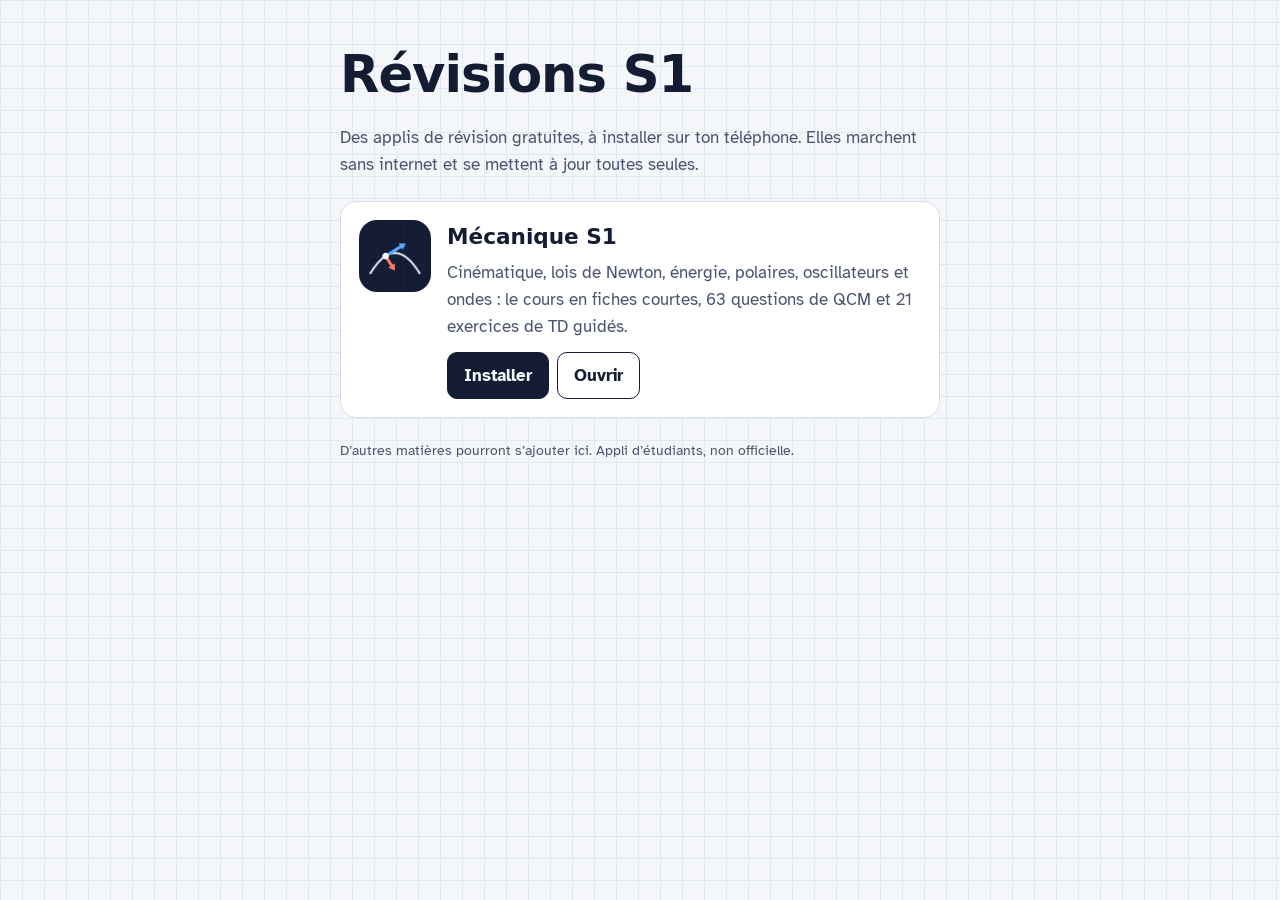
<file: index.html>
<!doctype html>
<html lang="fr">
<head>
<meta charset="utf-8">
<meta name="viewport" content="width=device-width, initial-scale=1, viewport-fit=cover">
<title>Révisions S1</title>
<meta name="description" content="Applis de révision gratuites et installables pour le S1 : cours, QCM et annales corrigées.">
<link rel="icon" href="cinematique-s1/icons/favicon-64.png" type="image/png">
<link rel="apple-touch-icon" href="cinematique-s1/icons/apple-touch-icon.png">
<link rel="preconnect" href="https://fonts.googleapis.com">
<link rel="preconnect" href="https://fonts.gstatic.com" crossorigin>
<link rel="stylesheet" href="https://fonts.googleapis.com/css2?family=Atkinson+Hyperlegible:ital,wght@0,400;0,700;1,400&display=swap">
<style>
/* Accueil : une liste courte d'applis, chacune avec son bouton d'installation. */
:root {
  --paper: #F4F6FA; --card: #FFFFFF; --ink: #141C33; --ink-2: #4A5470; --rule: #D7DEEA; --grid: #E2E8F2;
  --f-disp: "Bricolage Grotesque", "Avenir Next", "Segoe UI", system-ui, sans-serif;
  --f-body: "Atkinson Hyperlegible", "Segoe UI", system-ui, -apple-system, sans-serif;
}
@media (prefers-color-scheme: dark) {
  :root:not([data-theme="light"]) { --paper: #0D1220; --card: #151C2D; --ink: #E8ECF5; --ink-2: #A8B2C8; --rule: #283249; --grid: #182033; color-scheme: dark; }
}
:root[data-theme="dark"] { --paper: #0D1220; --card: #151C2D; --ink: #E8ECF5; --ink-2: #A8B2C8; --rule: #283249; --grid: #182033; color-scheme: dark; }
* { box-sizing: border-box; }
body {
  margin: 0; background-color: var(--paper); color: var(--ink); font: 17px/1.6 var(--f-body);
  background-image: linear-gradient(var(--grid) 1px, transparent 1px), linear-gradient(90deg, var(--grid) 1px, transparent 1px);
  background-size: 22px 22px;
}
main { max-width: 40rem; margin: 0 auto; padding-inline: 20px; padding-block: calc(48px + env(safe-area-inset-top, 0px)) calc(48px + env(safe-area-inset-bottom, 0px)); display: grid; gap: 22px; }
h1 { font-family: var(--f-disp); font-weight: 800; font-size: clamp(2.2rem, 8vw, 3.2rem); line-height: 1.05; margin: 0; letter-spacing: -0.02em; }
.lede { color: var(--ink-2); margin: 0; font-size: 1.08rem; }
.app { background: var(--card); border: 1px solid var(--rule); border-radius: 16px; padding: 18px; display: grid; grid-template-columns: 72px minmax(0, 1fr); gap: 16px; align-items: start; }
.app img { width: 72px; height: 72px; border-radius: 18px; }
.app h2 { font-family: var(--f-disp); font-weight: 800; font-size: 1.35rem; margin: 0; }
.app p { margin: 4px 0 12px; color: var(--ink-2); }
.row { display: flex; flex-wrap: wrap; gap: 8px; }
.btn { display: inline-flex; align-items: center; background: var(--ink); color: var(--paper); border: 1.5px solid var(--ink); border-radius: 10px; padding: 9px 16px; font-weight: 700; text-decoration: none; }
.btn.ghost { background: transparent; color: var(--ink); }
.btn:hover { filter: brightness(1.12); }
:focus-visible { outline: 3px solid #1262D2; outline-offset: 2px; border-radius: 6px; }
.small { font-size: 0.88rem; color: var(--ink-2); margin: 0; }
</style>
</head>
<body>
<main>
  <h1>Révisions S1</h1>
  <p class="lede">Des applis de révision gratuites, à installer sur ton téléphone. Elles marchent sans internet et se mettent à jour toutes seules.</p>
  <article class="app">
    <img src="cinematique-s1/icons/icon-192.png" alt="" width="72" height="72">
    <div>
      <h2>Mécanique S1</h2>
      <p>Cinématique, lois de Newton, énergie, polaires, oscillateurs et ondes : le cours en fiches courtes, 63 questions de QCM et 21 exercices de TD guidés.</p>
      <div class="row">
        <a class="btn" href="cinematique-s1/installer.html">Installer</a>
        <a class="btn ghost" href="cinematique-s1/">Ouvrir</a>
      </div>
    </div>
  </article>
  <p class="small">D’autres matières pourront s’ajouter ici. Appli d’étudiants, non officielle.</p>
</main>
</body>
</html>
</file>
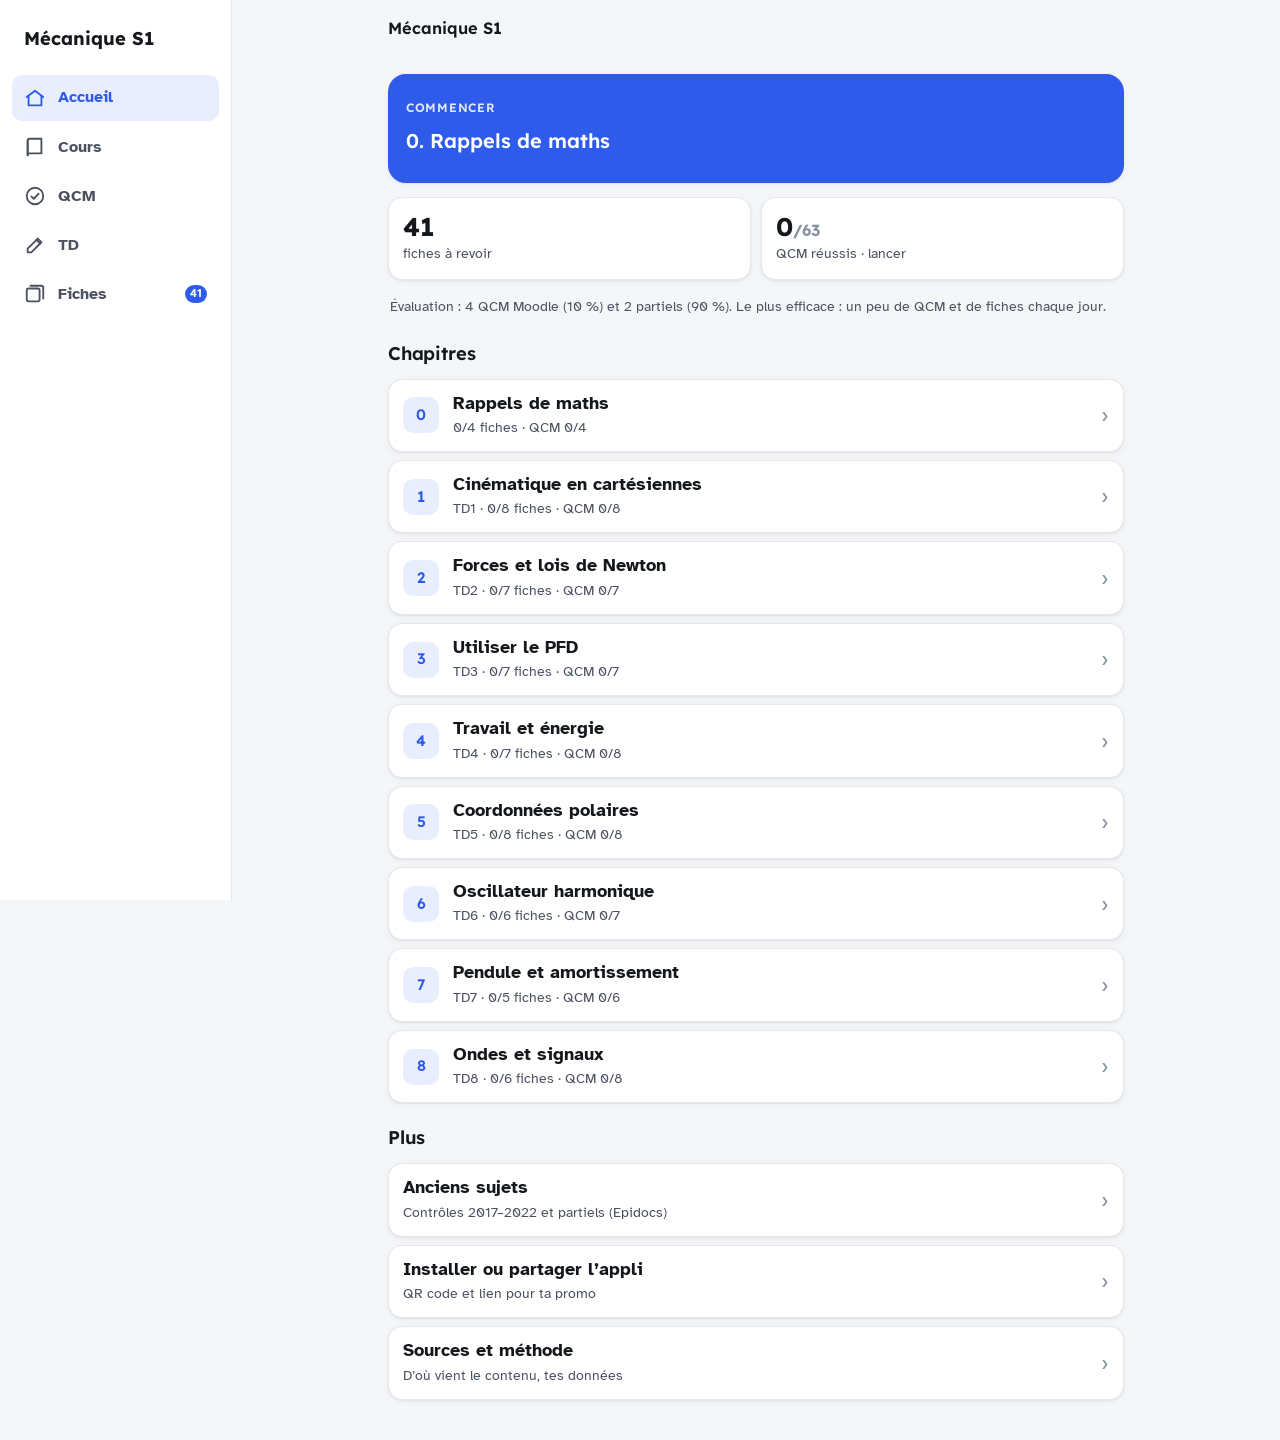
<file: cinematique-s1/index.html>
<!doctype html>
<html lang="fr">
<head>
<meta charset="utf-8">
<meta name="viewport" content="width=device-width, initial-scale=1, viewport-fit=cover">
<meta name="theme-color" content="#FFFFFF" media="(prefers-color-scheme: light)">
<meta name="theme-color" content="#111318" media="(prefers-color-scheme: dark)">
<link rel="manifest" href="manifest.webmanifest">
<link rel="icon" href="icons/favicon-64.png" type="image/png">
<link rel="apple-touch-icon" href="icons/apple-touch-icon.png">
<meta name="mobile-web-app-capable" content="yes">
<meta name="apple-mobile-web-app-capable" content="yes">
<meta name="apple-mobile-web-app-title" content="Méca S1">
<meta name="apple-mobile-web-app-status-bar-style" content="default">
<title>Mécanique S1</title>
<meta name="description" content="Révisions de mécanique S1 : le cours en fiches courtes, QCM corrigés, exercices de TD guidés et cartes mémoire.">
<link rel="preconnect" href="https://fonts.googleapis.com">
<link rel="preconnect" href="https://fonts.gstatic.com" crossorigin>
<link rel="stylesheet" href="https://fonts.googleapis.com/css2?family=Atkinson+Hyperlegible:ital,wght@0,400;0,700;1,400&family=Lexend:wght@500;600;700&display=swap">
<style>
/* Mise en page : téléphone = onglets en bas ; PC = menu à gauche. Une colonne de lecture de 44rem.
   Les boutons d'action restent collés en bas de l'écran. Couleur réservée au sens (vecteurs, juste/faux, action). */
:root {
  --bg: #F5F6F8;
  --card: #FFFFFF;
  --line: #E4E7EC;
  --soft: #EEF1F5;
  --ink: #14171C;
  --ink-2: #4A5160;
  --ink-3: #8A91A1;
  --accent: #2F5BEA;
  --accent-soft: #E8EEFD;
  --accent-ink: #FFFFFF;
  --good: #187A43;
  --good-soft: #E3F4EA;
  --bad: #B8332A;
  --bad-soft: #FCEBEA;
  --v: #1262D2; --a: #C8371D; --u1: #7A3BD0; --u2: #0B8574;
  --area: rgba(18, 98, 210, 0.08);
  --shadow: 0 1px 2px rgba(20, 23, 28, 0.06), 0 2px 8px rgba(20, 23, 28, 0.04);
  --f: "Atkinson Hyperlegible", "Segoe UI", system-ui, -apple-system, sans-serif;
  --fh: "Lexend", "Atkinson Hyperlegible", "Segoe UI", system-ui, sans-serif;
  --r: 14px;
  --nav-h: 62px;
  --side: 232px;
}
@media (prefers-color-scheme: dark) {
  :root:not([data-theme="light"]) {
    --bg: #0F1115; --card: #181B21; --line: #2A2E37; --soft: #22262E; --ink: #ECEEF2; --ink-2: #AEB4C1; --ink-3: #7A8090;
    --accent: #86A6FF; --accent-soft: #1E2740; --accent-ink: #0D1120; --good: #5BC98A; --good-soft: #142A1D; --bad: #FF8C80; --bad-soft: #301917;
    --v: #6AAEFF; --a: #FF7F64; --u1: #BC95FF; --u2: #3FD0B6; --area: rgba(106, 174, 255, 0.12); --shadow: none;
    color-scheme: dark;
  }
}
:root[data-theme="dark"] {
  --bg: #0F1115; --card: #181B21; --line: #2A2E37; --soft: #22262E; --ink: #ECEEF2; --ink-2: #AEB4C1; --ink-3: #7A8090;
  --accent: #86A6FF; --accent-soft: #1E2740; --accent-ink: #0D1120; --good: #5BC98A; --good-soft: #142A1D; --bad: #FF8C80; --bad-soft: #301917;
  --v: #6AAEFF; --a: #FF7F64; --u1: #BC95FF; --u2: #3FD0B6; --area: rgba(106, 174, 255, 0.12); --shadow: none;
  color-scheme: dark;
}
* { box-sizing: border-box; }
[hidden] { display: none !important; }
html { -webkit-text-size-adjust: 100%; -webkit-tap-highlight-color: transparent; }
body { margin: 0; background: var(--bg); color: var(--ink); font: 18px/1.6 var(--f); }
button { font: inherit; color: inherit; }
a { color: var(--accent); text-underline-offset: 3px; }
:focus-visible { outline: 3px solid var(--accent); outline-offset: 2px; border-radius: 8px; }
h1, h2, h3 { font-family: var(--fh); font-weight: 600; line-height: 1.2; margin: 0; text-wrap: balance; letter-spacing: -0.01em; }
h1 { font-size: 1.5rem; }
h2 { font-size: 1.15rem; }
p { margin: 0.5rem 0; }
ul, ol { margin: 0.5rem 0; padding-left: 1.3rem; }
li + li { margin-top: 0.35rem; }

/* ---------- Structure ---------- */
.top { position: sticky; top: 0; z-index: 20; background: var(--bg); padding-top: env(safe-area-inset-top, 0px); }
.top-in { max-width: 46rem; margin: 0 auto; padding-inline: 16px; height: 56px; display: flex; align-items: center; gap: 8px; }
.back { flex: 0 0 auto; width: 40px; height: 40px; margin-left: -8px; border: 0; border-radius: 10px; background: transparent; cursor: pointer; display: grid; place-items: center; color: var(--ink); }
.back:hover { background: var(--soft); }
.back svg { width: 22px; height: 22px; }
.top-title { flex: 1; min-width: 0; font-family: var(--fh); font-weight: 600; font-size: 1.02rem; white-space: nowrap; overflow: hidden; text-overflow: ellipsis; }
.top-count { font-size: 0.86rem; color: var(--ink-2); font-variant-numeric: tabular-nums; }
.bar { height: 4px; background: var(--line); }
.bar i { display: block; height: 100%; background: var(--accent); width: 0; transition: width .25s; border-radius: 0 2px 2px 0; }
main { max-width: 46rem; margin: 0 auto; padding: 12px 16px calc(var(--nav-h) + 24px + env(safe-area-inset-bottom, 0px)); outline: none; }
.stack { display: grid; gap: 14px; }
.stack > *, .duo > *, .actions > * { min-width: 0; }
.muted { color: var(--ink-2); }
.small { font-size: 0.88rem; }
.label { font-family: var(--fh); font-size: 0.76rem; font-weight: 600; letter-spacing: 0.06em; text-transform: uppercase; color: var(--ink-2); }
.card { background: var(--card); border: 1px solid var(--line); border-radius: var(--r); box-shadow: var(--shadow); padding: 18px; }

/* ---------- Boutons ---------- */
.btn { display: inline-flex; align-items: center; justify-content: center; gap: 8px; min-height: 50px; padding: 10px 18px; border-radius: 12px; border: 0; background: var(--accent); color: var(--accent-ink); font-weight: 700; text-decoration: none; cursor: pointer; user-select: none; }
.btn:hover { filter: brightness(1.06); }
.btn:active { transform: translateY(1px); }
.btn.sec { background: var(--card); color: var(--ink); box-shadow: inset 0 0 0 1.5px var(--line); }
.btn.full { width: 100%; }
.btn:disabled { opacity: 0.45; cursor: default; }
.duo { display: grid; grid-template-columns: 1fr 1fr; gap: 10px; }
.actions { position: sticky; bottom: calc(var(--nav-h) + 10px + env(safe-area-inset-bottom, 0px)); z-index: 10; display: grid; grid-template-columns: 1fr 1.7fr; gap: 10px; margin-top: 18px; padding: 10px; background: var(--card); border: 1px solid var(--line); border-radius: 18px; box-shadow: 0 6px 24px rgba(20, 23, 28, 0.10); }
.actions.one { grid-template-columns: 1fr; }
.kbd-hint { text-align: center; font-size: 0.8rem; color: var(--ink-3); margin-top: 8px; }

/* ---------- Listes ---------- */
.list { display: grid; gap: 8px; }
.item { display: flex; align-items: center; gap: 14px; width: 100%; text-align: left; background: var(--card); border: 1px solid var(--line); box-shadow: var(--shadow); border-radius: var(--r); padding: 12px 14px; cursor: pointer; text-decoration: none; color: var(--ink); min-height: 64px; }
.item:hover { border-color: var(--ink-3); }
.item .grow { flex: 1; min-width: 0; }
.num { flex: 0 0 auto; width: 36px; height: 36px; border-radius: 10px; display: grid; place-items: center; font-family: var(--fh); font-weight: 600; font-size: 0.95rem; background: var(--accent-soft); color: var(--accent); }
.num.done { background: var(--good); color: var(--card); }
.item .t { font-weight: 700; display: block; line-height: 1.3; }
.item .s { display: block; font-size: 0.86rem; color: var(--ink-2); margin-top: 2px; }
.meter { height: 5px; border-radius: 3px; background: var(--soft); overflow: hidden; margin-top: 8px; }
.meter i { display: block; height: 100%; background: var(--good); border-radius: 3px; }
.chev { color: var(--ink-3); flex: 0 0 auto; font-size: 1.4rem; line-height: 1; }

/* ---------- Accueil ---------- */
.hello { font-family: var(--fh); font-size: 1.6rem; font-weight: 700; margin: 8px 0 2px; }
.resume { display: block; text-decoration: none; color: var(--ink); background: var(--accent); color: var(--accent-ink); border-radius: 18px; padding: 18px 18px 16px; box-shadow: var(--shadow); }
.resume .label { color: inherit; opacity: 0.85; }
.resume .t { display: block; font-family: var(--fh); font-size: 1.25rem; font-weight: 600; margin: 4px 0 10px; }
.resume .meter { background: rgba(255,255,255,0.3); }
.resume .meter i { background: var(--accent-ink); }
.tiles { display: grid; grid-template-columns: 1fr 1fr; gap: 10px; }
.tile { display: grid; gap: 2px; text-decoration: none; color: var(--ink); background: var(--card); border: 1px solid var(--line); box-shadow: var(--shadow); border-radius: var(--r); padding: 14px; }
.tile b { font-family: var(--fh); font-size: 1.6rem; font-weight: 700; line-height: 1.1; }
.tile span { font-size: 0.9rem; color: var(--ink-2); }
.sec-title { display: flex; align-items: baseline; justify-content: space-between; margin-top: 10px; }

/* ---------- Fiche de cours ---------- */
.lesson h1 { font-size: 1.45rem; margin-bottom: 8px; }
.meta { font-size: 0.85rem; color: var(--ink-2); margin: 0 0 6px; }
.key { background: var(--accent-soft); border-radius: 12px; padding: 12px 14px; margin: 16px 0; overflow-x: auto; }
.key .label { display: block; color: var(--accent); margin-bottom: 2px; }
.trap { margin: 16px 0 0; padding: 12px 14px; border-radius: 12px; background: var(--bad-soft); font-size: 0.95rem; }
.trap b { color: var(--bad); }
.fig { margin: 16px 0 0; }
.fig svg { max-height: min(38vh, 320px); max-width: 100%; display: block; margin: 0 auto; }
.fig-row { display: grid; grid-template-columns: repeat(3, minmax(0, 1fr)); gap: 8px; text-align: center; font-size: 0.8rem; color: var(--ink-2); }
.dots { display: flex; gap: 6px; justify-content: center; flex-wrap: wrap; margin-top: 14px; }
.dots i { width: 7px; height: 7px; border-radius: 50%; background: var(--line); }
.dots i.on { background: var(--accent); width: 18px; border-radius: 4px; }
mjx-container { max-width: 100%; }
mjx-container[display="true"] { margin: 0.35em 0 !important; overflow-x: auto; overflow-y: hidden; padding: 2px 0; }

/* ---------- QCM ---------- */
.chips { display: flex; flex-wrap: wrap; gap: 8px; }
.chip { border: 1px solid var(--line); border-radius: 999px; padding: 8px 14px; background: var(--card); color: var(--ink); cursor: pointer; font-size: 0.92rem; min-height: 42px; }
.chip[aria-pressed="true"] { background: var(--accent); border-color: var(--accent); color: var(--accent-ink); font-weight: 700; }
.q-text { font-size: 1.15rem; font-weight: 700; line-height: 1.45; margin: 4px 0 16px; }
.opts { display: grid; gap: 10px; }
.opt { display: flex; gap: 12px; align-items: center; text-align: left; width: 100%; min-height: 58px; background: var(--card); border: 2px solid var(--line); border-radius: var(--r); padding: 10px 14px; cursor: pointer; overflow-x: auto; }
.opt:hover:not(:disabled) { border-color: var(--ink-3); }
.opt .k { flex: 0 0 auto; width: 30px; height: 30px; border-radius: 8px; display: grid; place-items: center; font-family: var(--fh); font-weight: 600; font-size: 0.85rem; background: var(--soft); color: var(--ink-2); }
.opt.sel { border-color: var(--accent); background: var(--accent-soft); }
.opt.ok { border-color: var(--good); background: var(--good-soft); }
.opt.ok .k { background: var(--good); color: var(--card); }
.opt.ko { border-color: var(--bad); background: var(--bad-soft); }
.opt.ko .k { background: var(--bad); color: var(--card); }
.opt:disabled { cursor: default; }
.fb { margin-top: 14px; padding: 14px; border-radius: var(--r); background: var(--card); border: 1px solid var(--line); }
.fb b.ok { color: var(--good); }
.fb b.ko { color: var(--bad); }
.score { font-family: var(--fh); font-size: 3rem; font-weight: 700; line-height: 1; margin: 8px 0; }

/* ---------- Exercices ---------- */
.enonce { font-size: 0.95rem; }
.step-q { font-weight: 700; font-size: 1.05rem; margin: 0 0 10px; }
textarea { display: block; width: 100%; min-height: 96px; resize: vertical; font: 1rem/1.5 var(--f); color: var(--ink); background: var(--bg); border: 1.5px solid var(--line); border-radius: 12px; padding: 10px 12px; }
textarea:focus { border-color: var(--accent); outline: none; background: var(--card); }
.reveal { margin-top: 10px; padding: 12px 14px; border-radius: 12px; overflow-x: auto; }
.reveal.hint { background: var(--soft); }
.reveal.corr { background: var(--good-soft); }
.tag { display: inline-block; font-size: 0.78rem; font-weight: 700; padding: 3px 9px; border-radius: 999px; background: var(--soft); color: var(--ink-2); margin-right: 4px; }
.steps-dots { display: flex; gap: 5px; margin: 2px 0 10px; }
.steps-dots i { flex: 1; height: 4px; border-radius: 2px; background: var(--line); }
.steps-dots i.on { background: var(--accent); }

/* ---------- Fiches mémoire ---------- */
.flash { min-height: 300px; display: grid; align-content: center; gap: 14px; text-align: center; cursor: pointer; }
.flash .front { font-family: var(--fh); font-size: 1.2rem; font-weight: 600; }
.flash .answer { font-size: 1.1rem; border-top: 1px dashed var(--line); padding-top: 14px; overflow-x: auto; }
.flash .tap { font-size: 0.85rem; color: var(--ink-3); }

/* ---------- Navigation ---------- */
.nav { position: fixed; left: 0; right: 0; bottom: 0; z-index: 30; background: var(--card); border-top: 1px solid var(--line); padding-bottom: env(safe-area-inset-bottom, 0px); }
.nav-in { max-width: 46rem; margin: 0 auto; display: grid; grid-template-columns: repeat(5, 1fr); height: var(--nav-h); }
.nav a { display: grid; justify-items: center; align-content: center; gap: 3px; text-decoration: none; color: var(--ink-3); font-size: 0.72rem; font-weight: 700; position: relative; }
.nav a svg { width: 24px; height: 24px; }
.nav a[aria-current="page"] { color: var(--accent); }
.nav .brand-side { display: none; }
.badge { position: absolute; top: 6px; left: calc(50% + 6px); min-width: 18px; padding: 0 5px; border-radius: 9px; background: var(--accent); color: var(--accent-ink); font-size: 0.68rem; line-height: 18px; text-align: center; }

@media (min-width: 960px) {
  body { padding-left: var(--side); }
  .nav { top: 0; right: auto; width: var(--side); border-top: 0; border-right: 1px solid var(--line); padding: 20px 12px; }
  .nav-in { display: grid; grid-template-columns: 1fr; grid-auto-rows: min-content; gap: 4px; height: auto; max-width: none; }
  .nav .brand-side { display: block; font-family: var(--fh); font-weight: 700; font-size: 1.15rem; color: var(--ink); padding: 4px 12px 18px; }
  .nav a { display: flex; align-items: center; gap: 12px; justify-items: start; padding: 10px 12px; border-radius: 10px; font-size: 0.98rem; color: var(--ink-2); }
  .nav a:hover { background: var(--soft); }
  .nav a[aria-current="page"] { background: var(--accent-soft); color: var(--accent); }
  .nav a svg { width: 22px; height: 22px; }
  .badge { position: static; margin-left: auto; }
  main { padding-bottom: 40px; padding-top: 18px; }
  .actions { bottom: 16px; }
  .top-in, main { max-width: 48rem; }
}

/* ---------- Toast ---------- */
.toast { position: fixed; left: 50%; bottom: calc(var(--nav-h) + 14px + env(safe-area-inset-bottom, 0px)); transform: translateX(-50%); z-index: 60; display: flex; flex-wrap: wrap; align-items: center; gap: 10px 14px; width: max-content; max-width: calc(100% - 32px); background: var(--ink); color: var(--bg); border-radius: 14px; padding: 12px 14px 12px 18px; box-shadow: 0 8px 28px rgba(0,0,0,.25); font-size: 0.95rem; }
.toast button { border-radius: 9px; padding: 7px 12px; cursor: pointer; font-weight: 700; border: 0; background: var(--bg); color: var(--ink); }

/* ---------- Schémas ---------- */
.fig-svg { width: 100%; height: auto; display: block; max-height: min(42vh, 360px); }
.fig-svg.mini, .fig-svg.half { max-width: 460px; margin: 0 auto; }
.fig-svg.icon { max-width: 160px; margin: 0 auto; }
.ln { fill: none; stroke-linecap: round; }
.ln-ink { stroke: var(--ink); } .ln-ink2 { stroke: var(--ink-2); } .ln-ink3 { stroke: var(--ink-3); }
.ln-v { stroke: var(--v); } .ln-a { stroke: var(--a); } .ln-u1 { stroke: var(--u1); } .ln-u2 { stroke: var(--u2); }
.mk-ink { fill: var(--ink); } .mk-ink2 { fill: var(--ink-2); } .mk-ink3 { fill: var(--ink-3); }
.mk-v { fill: var(--v); } .mk-a { fill: var(--a); } .mk-u1 { fill: var(--u1); } .mk-u2 { fill: var(--u2); }
.tx { font-family: var(--f); }
.tx-ink { fill: var(--ink); } .tx-ink2 { fill: var(--ink-2); } .tx-ink3 { fill: var(--ink-3); }
.tx-v { fill: var(--v); } .tx-a { fill: var(--a); } .tx-u1 { fill: var(--u1); } .tx-u2 { fill: var(--u2); }
.dot-ink { fill: var(--ink); } .dot-ink2 { fill: var(--ink-2); } .dot-ink3 { fill: var(--ink-3); }
.area { fill: var(--area); stroke: none; }
.cv { color: var(--v); } .ca { color: var(--a); } .c1 { color: var(--u1); } .c2 { color: var(--u2); }
.polar-ctl { display: grid; gap: 6px; margin-top: 8px; }
.polar-ctl input { width: 100%; accent-color: var(--accent); }
@media (prefers-reduced-motion: reduce) { * { transition: none !important; } }
</style>

</head>
<body>
<svg width="0" height="0" style="position:absolute" aria-hidden="true" focusable="false">
  <defs>
    <marker id="ar-ink" viewBox="0 0 10 10" refX="9" refY="5" markerUnits="userSpaceOnUse" markerWidth="11" markerHeight="11" orient="auto-start-reverse"><path d="M0 0L10 5L0 10z" class="mk-ink"/></marker>
    <marker id="ar-ink2" viewBox="0 0 10 10" refX="9" refY="5" markerUnits="userSpaceOnUse" markerWidth="10" markerHeight="10" orient="auto-start-reverse"><path d="M0 0L10 5L0 10z" class="mk-ink2"/></marker>
    <marker id="ar-ink3" viewBox="0 0 10 10" refX="9" refY="5" markerUnits="userSpaceOnUse" markerWidth="9" markerHeight="9" orient="auto-start-reverse"><path d="M0 0L10 5L0 10z" class="mk-ink3"/></marker>
    <marker id="ar-v" viewBox="0 0 10 10" refX="9" refY="5" markerUnits="userSpaceOnUse" markerWidth="12" markerHeight="12" orient="auto-start-reverse"><path d="M0 0L10 5L0 10z" class="mk-v"/></marker>
    <marker id="ar-a" viewBox="0 0 10 10" refX="9" refY="5" markerUnits="userSpaceOnUse" markerWidth="12" markerHeight="12" orient="auto-start-reverse"><path d="M0 0L10 5L0 10z" class="mk-a"/></marker>
    <marker id="ar-u1" viewBox="0 0 10 10" refX="9" refY="5" markerUnits="userSpaceOnUse" markerWidth="12" markerHeight="12" orient="auto-start-reverse"><path d="M0 0L10 5L0 10z" class="mk-u1"/></marker>
    <marker id="ar-u2" viewBox="0 0 10 10" refX="9" refY="5" markerUnits="userSpaceOnUse" markerWidth="12" markerHeight="12" orient="auto-start-reverse"><path d="M0 0L10 5L0 10z" class="mk-u2"/></marker>
  </defs>
</svg>

<header class="top">
  <div class="top-in">
    <button class="back" id="topBack" type="button" hidden aria-label="Retour"><svg viewBox="0 0 24 24" fill="none" stroke="currentColor" stroke-width="2.2" stroke-linecap="round" stroke-linejoin="round"><path d="M15 5l-7 7 7 7"/></svg></button>
    <span class="top-title" id="topTitle">Mécanique S1</span>
    <span class="top-count" id="topCount"></span>
  </div>
  <div class="bar" id="topBar" hidden><i></i></div>
</header>

<main id="view" tabindex="-1"></main>

<nav class="nav" aria-label="Navigation principale">
  <div class="nav-in">
    <span class="brand-side">Mécanique S1</span>
    <a href="#/" data-tab="home"><svg viewBox="0 0 24 24" fill="none" stroke="currentColor" stroke-width="2" stroke-linecap="round" stroke-linejoin="round"><path d="M3 11l9-7 9 7"/><path d="M5 10v10h14V10"/></svg>Accueil</a>
    <a href="#/cours" data-tab="cours"><svg viewBox="0 0 24 24" fill="none" stroke="currentColor" stroke-width="2" stroke-linecap="round" stroke-linejoin="round"><path d="M4 5a2 2 0 0 1 2-2h13v16H6a2 2 0 0 0-2 2z"/><path d="M4 21V5"/></svg>Cours</a>
    <a href="#/qcm" data-tab="qcm"><svg viewBox="0 0 24 24" fill="none" stroke="currentColor" stroke-width="2" stroke-linecap="round" stroke-linejoin="round"><circle cx="12" cy="12" r="9"/><path d="M8 12.5l2.6 2.5L16 9.5"/></svg>QCM</a>
    <a href="#/exos" data-tab="exos"><svg viewBox="0 0 24 24" fill="none" stroke="currentColor" stroke-width="2" stroke-linecap="round" stroke-linejoin="round"><path d="M4 20h4L19 9l-4-4L4 16z"/><path d="M13.5 6.5l4 4"/></svg>TD</a>
    <a href="#/fiches" data-tab="fiches"><svg viewBox="0 0 24 24" fill="none" stroke="currentColor" stroke-width="2" stroke-linecap="round" stroke-linejoin="round"><rect x="3" y="6" width="14" height="14" rx="2"/><path d="M7 3h12a2 2 0 0 1 2 2v12"/></svg>Fiches<span class="badge" id="navBadge" hidden></span></a>
  </div>
</nav>

<div class="toast" id="updToast" role="status" hidden><span>Nouvelle version prête.</span><button id="updGo" type="button">Recharger</button></div>

<script id="data" type="application/json">{"chapitres": [{"id": "maths", "n": 0, "titre": "Rappels de maths", "td": null, "pages": "Prérequis", "resume": "Vecteurs, produit scalaire, trigo, dérivées et primitives."}, {"id": "cine", "n": 1, "titre": "Cinématique en cartésiennes", "td": "TD1", "pages": "Poly p. 1 à 3", "resume": "Position, vitesse, accélération, trajectoire."}, {"id": "forces", "n": 2, "titre": "Forces et lois de Newton", "td": "TD2", "pages": "Poly p. 4 à 6", "resume": "Les 3 lois de Newton, les forces usuelles, l’équilibre."}, {"id": "dyn", "n": 3, "titre": "Utiliser le PFD", "td": "TD3", "pages": "Poly p. 6 à 8", "resume": "Chute libre, tir, frottements, vitesse limite."}, {"id": "energie", "n": 4, "titre": "Travail et énergie", "td": "TD4", "pages": "Poly p. 8 à 10", "resume": "Travail, puissance, énergie cinétique, potentielle, mécanique."}, {"id": "polaires", "n": 5, "titre": "Coordonnées polaires", "td": "TD5", "pages": "Poly p. 11 et 12, fiche coordonnées", "resume": "Base mobile, vitesse et accélération, mouvement circulaire."}, {"id": "osc", "n": 6, "titre": "Oscillateur harmonique", "td": "TD6", "pages": "Poly p. 13 à 17", "resume": "Ressort, équation différentielle, solution, énergie."}, {"id": "pendule", "n": 7, "titre": "Pendule et amortissement", "td": "TD7", "pages": "Poly p. 18 et 19", "resume": "Pendule simple, frottements, trois régimes."}, {"id": "ondes", "n": 8, "titre": "Ondes et signaux", "td": "TD8", "pages": "Poly p. 20 à 24", "resume": "Période, longueur d’onde, OPPM, ondes stationnaires."}], "lecons": {"maths": [{"t": "Composantes d’un vecteur", "h": "<p>Un vecteur de norme F qui fait un angle α avec l’axe Ox se découpe en deux composantes. Le côté <b>collé à l’angle<\/b> reçoit le cos, l’autre reçoit le sin. Le signe dépend du sens de la flèche.<\/p>", "k": "\\[\\vec F = \\begin{pmatrix} F\\cos\\alpha \\\\ F\\sin\\alpha \\end{pmatrix}\\]\\[\\|\\vec F\\| = \\sqrt{F_x^2 + F_y^2}\\]", "fig": "PROJ_X", "piege": "Si l’angle est mesuré depuis l’axe vertical, c’est l’inverse : le cos va sur y."}, {"t": "Produit scalaire", "h": "<p>Le produit scalaire donne un <b>nombre<\/b>. Il sert à savoir si deux vecteurs vont dans le même sens, et à calculer un travail.<\/p>", "k": "\\[\\vec U\\cdot\\vec V = U_xV_x + U_yV_y = UV\\cos\\alpha\\]", "fig": "SC3", "piege": "Perpendiculaires : produit nul. Sens opposés : produit négatif."}, {"t": "Trigonométrie utile", "h": "<p>Valeurs à connaître : \\(\\cos 30° = \\frac{\\sqrt3}{2}\\), \\(\\sin 30° = \\frac12\\), \\(\\cos 60° = \\frac12\\), \\(\\cos 45° = \\sin 45° = \\frac{\\sqrt2}{2}\\).<\/p>", "k": "\\[\\cos^2x + \\sin^2x = 1\\]\\[\\cos 2x = 1 - 2\\sin^2x\\]\\[\\sin 2x = 2\\sin x\\cos x\\]"}, {"t": "Dériver et intégrer", "h": "<p>Un point au-dessus d’une lettre = dérivée par rapport au temps : \\(\\dot x = \\frac{dx}{dt}\\). Pour une fonction composée, on multiplie par la dérivée de l’intérieur : \\((\\cos\\omega t)' = -\\omega\\sin\\omega t\\), \\((e^{-t/\\tau})' = -\\frac1\\tau e^{-t/\\tau}\\).<\/p>", "k": "\\[\\int a\\,dt = a\\,t + C\\]\\[\\int t\\,dt = \\frac{t^2}{2} + C\\]", "piege": "Toujours fixer la constante C avec la condition initiale (valeur à t = 0)."}], "cine": [{"t": "Les mots du chapitre", "h": "<ul><li><b>Point matériel<\/b> : on néglige la taille et la rotation de l’objet.<\/li><li><b>Référentiel<\/b> : le repère d’espace et de temps choisi. Il est <b>galiléen<\/b> s’il ne subit aucune accélération (le référentiel terrestre l’est presque).<\/li><li><b>Équations horaires<\/b> : x(t), y(t).<\/li><li><b>Trajectoire<\/b> : la courbe suivie. Son équation ne contient plus t.<\/li><\/ul>"}, {"t": "La position", "h": "<p>En cartésiennes, la base \\((\\vec u_x, \\vec u_y)\\) est <b>fixe<\/b>. Le point M est repéré par ses projections x et y.<\/p>", "k": "\\[\\OM(t) = x\\,\\vec u_x + y\\,\\vec u_y = \\begin{pmatrix} x \\\\ y \\end{pmatrix}\\]"}, {"t": "La vitesse", "h": "<p>On dérive la position. La vitesse est toujours <b>tangente à la trajectoire<\/b>. Unité : m·s⁻¹.<\/p>", "k": "\\[\\V = \\frac{d\\OM}{dt} = \\begin{pmatrix} \\dot x \\\\ \\dot y \\end{pmatrix}\\]\\[\\|\\V\\| = \\sqrt{\\dot x^2 + \\dot y^2}\\]", "fig": "TRAJ"}, {"t": "L’accélération", "h": "<p>On dérive encore une fois. Unité : m·s⁻². Elle est tournée vers l’intérieur des virages.<\/p>", "k": "\\[\\A = \\frac{d\\V}{dt} = \\begin{pmatrix} \\ddot x \\\\ \\ddot y \\end{pmatrix}\\]", "piege": "L’accélération est la dérivée seconde, pas le carré de la vitesse."}, {"t": "Accéléré ou décéléré ?", "h": "<p>Le signe de \\(\\V\\cdot\\A\\) donne la réponse.<\/p><ul><li>\\(\\V\\cdot\\A > 0\\) : <b>accéléré<\/b>.<\/li><li>\\(\\V\\cdot\\A = 0\\) : seule la direction change (virage à vitesse constante).<\/li><li>\\(\\V\\cdot\\A < 0\\) : <b>décéléré<\/b>.<\/li><\/ul>", "fig": "SP3", "piege": "x = 10 − 2t² : v = −4t et a = −4. Même signe, donc accéléré, même si v est négative."}, {"t": "Trouver la trajectoire", "h": "<p>On <b>élimine t<\/b>. Si t apparaît seul dans x(t), on l’isole et on remplace dans y(t). Exemple du tir (TD1) : \\(x = v_0\\cos\\alpha\\,t\\) donne \\(t = \\frac{x}{v_0\\cos\\alpha}\\).<\/p>", "k": "\\[y(x) = -\\frac{g\\,x^2}{2v_0^2\\cos^2\\alpha} + x\\tan\\alpha\\]", "piege": "Avec un cos et un sin du même angle, on utilise plutôt cos² + sin² = 1 (cercle, ellipse)."}, {"t": "Remonter de a à x", "h": "<p>Si on connaît l’accélération, on intègre deux fois. Les constantes viennent des conditions initiales. Exemple (TD1) : a = 5 m·s⁻², v(0) = 0, x(0) = 7 m.<\/p>", "k": "\\[v(t) = a\\,t + v(0)\\]\\[x(t) = \\frac{a\\,t^2}{2} + v(0)\\,t + x(0)\\]"}, {"t": "Méthode : analyser un mouvement", "h": "<ol><li>Cadre : référentiel, système, coordonnées.<\/li><li>Écrire \\(\\OM\\).<\/li><li>Dériver pour \\(\\V\\), puis pour \\(\\A\\).<\/li><li>Calculer les normes.<\/li><li>Interpréter : sur chaque axe, uniforme, accéléré ou décéléré, et dans quel sens.<\/li><\/ol>"}], "forces": [{"t": "Masse, force, quantité de mouvement", "h": "<ul><li><b>Masse<\/b> m (kg) : résistance d’un corps à sa mise en mouvement.<\/li><li><b>Force<\/b> \\(\\vec F\\) (N = kg·m·s⁻²) : décrit une interaction.<\/li><li><b>Quantité de mouvement<\/b> \\(\\vec p = m\\V\\) (kg·m·s⁻¹).<\/li><\/ul>"}, {"t": "Les trois lois de Newton", "h": "<ol><li><b>Inertie<\/b> : sans interaction, un point reste au repos ou en mouvement rectiligne uniforme (référentiel galiléen).<\/li><li><b>PFD<\/b> : la somme des forces égale la dérivée de \\(\\vec p\\).<\/li><li><b>Action-réaction<\/b> : \\(\\vec F_{2\\to1} = -\\vec F_{1\\to2}\\).<\/li><\/ol>", "k": "\\[\\sum_i \\vec F_i = \\frac{d\\vec p}{dt} = m\\,\\A\\]"}, {"t": "Forces à distance", "h": "<p><b>Gravitation<\/b> : toujours attractive, \\(F = G\\frac{m_1m_2}{d^2}\\), G = 6,67·10⁻¹¹ N·m²·kg⁻². Près du sol, elle devient le <b>poids<\/b>. <b>Force de Coulomb<\/b> : \\(F = k\\frac{q_1q_2}{d^2}\\), k = 9·10⁹ N·m²·C⁻², attractive ou répulsive selon le signe des charges.<\/p>", "k": "\\[\\vec P = m\\,\\vec g\\]\\[g \\approx 9{,}81\\ \\text{m·s}^{-2}\\]"}, {"t": "Forces de contact", "h": "<ul><li><b>Réaction<\/b> \\(\\vec R\\) : toujours perpendiculaire au support.<\/li><li><b>Frottement fluide<\/b> : \\(\\vec f = -\\alpha\\V\\), s’oppose au mouvement.<\/li><li><b>Tension<\/b> \\(\\vec T\\) : le long du fil, de l’objet vers le fil.<\/li><\/ul>", "piege": "La réaction et la tension n’ont pas de formule : on les trouve avec le PFD."}, {"t": "Méthode : le bilan des forces", "h": "<ol><li>Référentiel (terrestre, supposé galiléen).<\/li><li>Système (point matériel).<\/li><li>Forces : faire un schéma, une flèche par force.<\/li><li>Choisir une base adaptée.<\/li><li>Écrire le PFD, puis le projeter sur chaque axe.<\/li><\/ol>"}, {"t": "Équilibre sur une pente", "h": "<p>À l’équilibre, la somme des forces est nulle. On prend un axe le long de la pente et un axe perpendiculaire, et on décompose le poids (TD2).<\/p>", "k": "\\[\\vec P = \\begin{pmatrix} mg\\sin\\alpha \\\\ -mg\\cos\\alpha \\end{pmatrix}\\]\\[\\Rightarrow  R = mg\\cos\\alpha,\\ \\ f = mg\\sin\\alpha\\]", "fig": "INCLINE"}, {"t": "Vérifier les unités", "h": "<p>Chaque terme d’une égalité a la même unité. Exemple (TD2) : dans \\(f = \\alpha v\\), f est en N = kg·m·s⁻² et v en m·s⁻¹.<\/p>", "k": "\\[[\\alpha] = \\frac{\\text{kg·m·s}^{-2}}{\\text{m·s}^{-1}} = \\text{kg·s}^{-1}\\]"}], "dyn": [{"t": "Du PFD aux équations horaires", "h": "<p>Le PFD donne l’accélération. On intègre pour la vitesse, puis pour la position. Chaque intégration ajoute une constante, fixée par les conditions initiales.<\/p>", "k": "\\[\\A \\xrightarrow{\\ \\int dt\\ } \\V \\xrightarrow{\\ \\int dt\\ } \\OM\\]"}, {"t": "Chute libre", "h": "<p>Seule force : le poids. Axe y vers le haut : \\(-mg = ma\\), donc \\(a = -g\\). L’accélération <b>ne dépend pas de la masse<\/b>. Départ sans vitesse d’une hauteur y₀ :<\/p>", "k": "\\[v = -g\\,t\\]\\[y = -\\frac{g\\,t^2}{2} + y_0\\]\\[T_{chute} = \\sqrt{\\frac{2y_0}{g}}\\]"}, {"t": "Le tir parabolique", "h": "<p>Lancé avec v₀ et un angle α, sans frottement (TD1, TD3) : sur x, mouvement uniforme ; sur y, chute libre.<\/p>", "k": "\\[x = v_0\\cos\\alpha\\,t\\]\\[y = v_0\\sin\\alpha\\,t - \\frac{g\\,t^2}{2}\\]", "fig": "PROJECTILE", "piege": "Au sommet, seule la vitesse verticale est nulle : \\(v_y = 0\\), pas \\(\\V = \\vec 0\\)."}, {"t": "Portée et sommet", "h": "<p>Sommet : \\(v_y(t_S) = 0\\), donc \\(t_S = \\frac{v_0\\sin\\alpha}{g}\\). Portée : y = 0 de nouveau, à \\(t = 2t_S\\).<\/p>", "k": "\\[x_{max} = \\frac{2v_0^2\\sin\\alpha\\cos\\alpha}{g}\\]\\[y_S = \\frac{v_0^2\\sin^2\\alpha}{2g}\\]"}, {"t": "Force constante : l’inertie", "h": "<p>Un robot poussé par une force F horizontale, sans frottement (TD2) : \\(a = F/m\\). Plus la masse est grande, plus il est dur de le faire accélérer.<\/p>", "k": "\\[v(t) = \\frac Fm\\,t + v_0\\]\\[x(t) = \\frac{F}{2m}t^2 + v_0\\,t\\]"}, {"t": "Avec frottement : vitesse limite", "h": "<p>Parachutiste (TD3) : \\(m\\frac{dv}{dt} = -mg - \\alpha v\\). On obtient une <b>équation différentielle du 1er ordre<\/b>.<\/p>", "k": "\\[\\frac{dv}{dt} + \\frac{v}{\\tau} = -g \\quad \\text{avec}\\quad \\tau = \\frac m\\alpha\\]\\[v(t) = g\\tau\\left(e^{-t/\\tau} - 1\\right)\\]", "piege": "Vitesse limite : quand t est grand, |v| → gτ. On la retrouve aussi en écrivant que les forces se compensent : αv = mg."}, {"t": "Résoudre dv/dt + v/τ = constante", "h": "<ol><li>Solution sans second membre : \\(A\\,e^{-t/\\tau}\\).<\/li><li>Solution particulière constante : \\(\\frac{dv}{dt} = 0\\), donc \\(v_p = -g\\tau\\).<\/li><li>Somme des deux, puis A avec v(0).<\/li><\/ol>"}], "energie": [{"t": "Le travail d’une force", "h": "<p>Le travail mesure la capacité d’une force à faire varier la vitesse. Seule la partie de la force <b>parallèle au déplacement<\/b> travaille. Unité : joule (J).<\/p>", "k": "\\[W_{A\\to B} = \\int_A^B \\vec F\\cdot d\\vec l\\]\\[\\text{force constante : } W = \\vec F\\cdot\\overrightarrow{AB} = F\\cdot AB\\cos\\theta\\]", "fig": "WORK"}, {"t": "Moteur, résistant, nul", "h": "<ul><li>W &gt; 0 : <b>moteur<\/b>, le système accélère.<\/li><li>W = 0 : la force ne change que la direction (ex. la réaction \\(\\vec R\\) perpendiculaire).<\/li><li>W &lt; 0 : <b>résistant<\/b>, le système ralentit (ex. frottements).<\/li><\/ul>", "k": "\\[W(\\vec P) = mg\\,(z_A - z_B)\\]", "piege": "Le travail du poids est positif quand l’objet descend."}, {"t": "La puissance", "h": "<p>La puissance dit à quelle vitesse une force travaille. Unité : watt (W = J/s).<\/p>", "k": "\\[P = \\frac{dW}{dt} = \\vec F\\cdot\\V\\]"}, {"t": "Théorème de l’énergie cinétique", "h": "<p>La variation d’énergie cinétique est égale à la somme des travaux de <b>toutes<\/b> les forces.<\/p>", "k": "\\[E_c = \\frac12 m v^2\\]\\[\\sum W_i = \\Delta E_c = \\frac12 m v_B^2 - \\frac12 m v_A^2\\]"}, {"t": "Énergies potentielles", "h": "<p>Une force est <b>conservative<\/b> si son travail ne dépend pas du chemin (poids, ressort). Elle dérive d’une énergie potentielle : \\(W = -\\Delta E_p\\).<\/p>", "k": "\\[E_{pp} = m\\,g\\,h\\]\\[E_{pe} = \\frac12 k\\,x^2\\]"}, {"t": "Énergie mécanique", "h": "<p>Sans frottement, l’énergie mécanique se conserve. Les frottements, non conservatifs, la font diminuer.<\/p>", "k": "\\[E_M = E_c + E_p = \\text{constante}\\]", "piege": "Chute libre d’une hauteur H : mgH = ½mv² donne \\(v = \\sqrt{2gH}\\), quelle que soit la masse."}, {"t": "Méthode : quel théorème ?", "h": "<ul><li>Pas de frottement : <b>énergie mécanique<\/b> constante, c’est le plus rapide.<\/li><li>Frottements ou force motrice : <b>TEC<\/b>, en listant le travail de chaque force.<\/li><li>On cherche une durée ou une position à un instant donné : revenir au <b>PFD<\/b>.<\/li><\/ul>"}], "polaires": [{"t": "Repérer un point en polaires", "h": "<p>M est repéré par sa distance <b>r = OM<\/b> (toujours positive) et l’angle <b>θ<\/b> entre \\(\\vec u_x\\) et \\(\\OM\\). C’est le système adapté aux mouvements circulaires. Fais tourner M :<\/p>", "k": "\\[\\OM = r\\,\\ur\\]", "fig": "POLAR", "piege": "Pas de terme en θ dans la position : θ est un angle, pas une longueur."}, {"t": "La base mobile", "h": "<p>\\(\\ur\\) pointe de O vers M. \\(\\ut\\) est \\(\\ur\\) tourné de +90°. Cette base <b>tourne avec M<\/b>.<\/p>", "k": "\\[\\ur = \\cos\\theta\\,\\vec u_x + \\sin\\theta\\,\\vec u_y\\]\\[\\ut = -\\sin\\theta\\,\\vec u_x + \\cos\\theta\\,\\vec u_y\\]"}, {"t": "Dériver la base", "h": "<p>En dérivant par rapport à θ, puis en multipliant par \\(\\dot\\theta\\) (dérivée composée) :<\/p>", "k": "\\[\\frac{d\\ur}{dt} = \\dot\\theta\\,\\ut\\]\\[\\frac{d\\ut}{dt} = -\\dot\\theta\\,\\ur\\]", "piege": "Astuce : dériver un vecteur de la base, c’est le tourner de +90° et multiplier par θ̇."}, {"t": "La vitesse en polaires", "h": "<p>On dérive le produit \\(r\\,\\ur\\) : \\(\\dot r\\,\\ur + r\\,\\frac{d\\ur}{dt}\\).<\/p>", "k": "\\[\\V = \\dot r\\,\\ur + r\\dot\\theta\\,\\ut\\]"}, {"t": "L’accélération en polaires", "h": "<p>On dérive encore une fois et on regroupe les termes. Formule donnée dans les énoncés (TD7), mais à savoir retrouver.<\/p>", "k": "\\[\\A = (\\ddot r - r\\dot\\theta^2)\\,\\ur + (2\\dot r\\dot\\theta + r\\ddot\\theta)\\,\\ut\\]"}, {"t": "Mouvement circulaire", "h": "<p>Sur un cercle, r = R est constant : \\(\\dot r = \\ddot r = 0\\). S’il est uniforme, \\(\\dot\\theta = \\omega\\) est constante (TD5, manège).<\/p>", "k": "\\[\\V = R\\omega\\,\\ut\\]\\[\\A = -R\\omega^2\\,\\ur\\]\\[a = R\\omega^2 = \\frac{v^2}{R}\\]", "fig": "CIRC_U", "piege": "En circulaire uniforme, l’accélération n’est pas nulle : elle pointe vers le centre."}, {"t": "Exemple : le satellite", "h": "<p>Orbite circulaire (TD5). Le PFD avec la gravitation sur \\(\\ur\\) donne \\(r\\omega^2 = \\frac{GM_T}{r^2}\\). Sur \\(\\ut\\) : \\(r\\ddot\\theta = 0\\), donc ω est constante.<\/p>", "k": "\\[v = \\sqrt{\\frac{GM_T}{r}}\\]\\[T = \\frac{2\\pi r}{v}\\]"}, {"t": "Cylindriques et sphériques", "h": "<p>Fiche coordonnées. <b>Cylindriques<\/b> : polaires + une hauteur z, \\(\\OM = r\\,\\ur + z\\,\\vec u_z\\), volume élémentaire dV = r dr dθ dz. <b>Sphériques<\/b> : r = OM et deux angles θ et φ, \\(\\OM = r\\,\\ur\\), dV = r² sin θ dr dθ dφ.<\/p>", "piege": "En sphériques, r est la distance OM ; en cylindriques, c’est la distance à l’axe Oz."}], "osc": [{"t": "La force de rappel", "h": "<p>Un ressort de raideur k (N/m) et de longueur à vide l₀ exerce une force proportionnelle à son allongement Δl = l − l₀. Avec l’origine à l’équilibre, Δl = x.<\/p>", "k": "\\[\\vec F_{rappel} = -k\\,\\Delta l\\,\\vec u_x = -k\\,x\\,\\vec u_x\\]", "fig": "SPRING", "piege": "Étiré (x > 0) : la force tire vers la gauche. Comprimé (x < 0) : elle pousse vers la droite."}, {"t": "L’équation de l’oscillateur", "h": "<p>PFD projeté sur x (poids et réaction se compensent) : \\(-kx = m\\ddot x\\).<\/p>", "k": "\\[\\ddot x + \\omega_0^2\\,x = 0\\]\\[\\omega_0 = \\sqrt{\\frac km}\\]"}, {"t": "La solution", "h": "<p>Solution générale, puis A et B avec les conditions initiales x(0) = x₀ et v(0) = v₀.<\/p>", "k": "\\[x(t) = A\\cos(\\omega_0t) + B\\sin(\\omega_0t)\\]\\[\\Rightarrow  x(t) = x_0\\cos(\\omega_0t) + \\frac{v_0}{\\omega_0}\\sin(\\omega_0t)\\]", "piege": "B se trouve avec la vitesse : dérive x(t), puis pose t = 0."}, {"t": "Amplitude et période", "h": "<p>On peut aussi écrire \\(x(t) = A\\cos(\\omega_0t + \\varphi)\\) : A est l’amplitude (m), φ la phase à l’origine (rad). Les oscillations sont d’amplitude constante.<\/p>", "k": "\\[T_0 = \\frac{2\\pi}{\\omega_0} = 2\\pi\\sqrt{\\frac mk}\\]", "fig": "OSC"}, {"t": "Énergie de l’oscillateur", "h": "<p>L’énergie passe sans cesse du cinétique au potentiel élastique. Ec est maximale au passage à l’équilibre, Epe aux extrémités.<\/p>", "k": "\\[E_c = \\frac12 mv^2\\]\\[E_{pe} = \\frac12 kx^2\\]\\[E_M = \\frac12 kA^2\\]"}, {"t": "Ressort vertical", "h": "<p>Le poids décale la position d’équilibre (TD6). On pose \\(Z = z - z_e\\) : on retrouve exactement la même équation.<\/p>", "k": "\\[\\ddot Z + \\omega_0^2 Z = 0\\]\\[\\omega_0 = \\sqrt{\\frac km}\\]", "piege": "La forme de la force dépend de l’orientation de l’axe : fais toujours un schéma."}], "pendule": [{"t": "Le pendule simple", "h": "<p>Une masse au bout d’un fil de longueur l. Forces : poids et tension. On travaille en polaires avec r = l constant.<\/p>", "k": "\\[\\A = -l\\dot\\theta^2\\,\\ur + l\\ddot\\theta\\,\\ut\\]", "fig": "PENDULE"}, {"t": "L’équation du pendule", "h": "<p>Projection sur \\(\\ut\\) : \\(ml\\ddot\\theta = -mg\\sin\\theta\\). Pour les petits angles, sin θ ≈ θ.<\/p>", "k": "\\[\\ddot\\theta + \\frac gl\\,\\theta = 0\\]\\[\\omega_0 = \\sqrt{\\frac gl}\\]\\[T_0 = 2\\pi\\sqrt{\\frac lg}\\]", "piege": "La période ne dépend pas de la masse."}, {"t": "Le pendule par l’énergie", "h": "<p>Avec l’origine en bas : \\(E_p = mgl(1 - \\cos\\theta)\\) et \\(E_c = \\frac12 ml^2\\dot\\theta^2\\). Sans frottement, \\(E_M\\) est constante : on dérive et on retrouve la même équation (TD7).<\/p>", "k": "\\[\\theta(t) = \\theta_0\\cos(\\omega_0 t)\\]"}, {"t": "Ajouter un frottement fluide", "h": "<p>Avec \\(\\vec f = -\\alpha\\V\\), le PFD donne une équation avec un terme en \\(\\dot x\\).<\/p>", "k": "\\[\\ddot x + \\frac1\\tau\\,\\dot x + \\omega_0^2\\,x = 0\\]\\[\\tau = \\frac m\\alpha\\]"}, {"t": "Les trois régimes", "h": "<p>On pose \\(\\lambda = \\frac{1}{2\\tau}\\) et on compare à ω₀.<\/p><ul><li><b>Pseudo-périodique<\/b> (λ &lt; ω₀) : oscillations qui s’amortissent.<\/li><li><b>Critique<\/b> (λ = ω₀) : retour à l’équilibre le plus rapide.<\/li><li><b>Apériodique<\/b> (λ &gt; ω₀) : retour lent, sans oscillation.<\/li><\/ul>", "k": "\\[x(t) = e^{-\\lambda t}\\left(A\\cos\\omega t + B\\sin\\omega t\\right)\\]\\[\\omega = \\sqrt{\\omega_0^2 - \\lambda^2}\\]", "fig": "REGIMES", "piege": "Le poly écrit \\((A+Bt)\\,e^{\\omega_0 t}\\) pour le régime critique : il manque le signe moins, c’est \\(e^{-\\omega_0 t}\\)."}], "ondes": [{"t": "Décrire un signal périodique", "h": "<p>Un signal se répète identique à lui-même. On le décrit par son amplitude A, sa période T (s), sa fréquence f = 1/T (Hz) et sa célérité c (m/s).<\/p>", "k": "\\[f = \\frac1T\\]\\[\\lambda = c\\,T = \\frac cf\\]", "fig": "WAVE"}, {"t": "Onde progressive", "h": "<p>Une perturbation qui se déplace <b>sans transport de matière<\/b>, à la célérité c. Vers les x croissants : \\(s(x,t) = f(t - x/c)\\). Vers les x décroissants : \\(f(t + x/c)\\).<\/p>", "piege": "La célérité dépend du milieu, pas de la façon dont on agite la corde."}, {"t": "L’onde sinusoïdale (OPPM)", "h": "<p>Onde plane progressive monochromatique, le long de x croissants.<\/p>", "k": "\\[s(x,t) = A\\cos(\\omega t - kx + \\varphi)\\]\\[\\omega = 2\\pi f\\]\\[k = \\frac\\omega c = \\frac{2\\pi}{\\lambda}\\]"}, {"t": "Le déphasage", "h": "<p>Δφ = φ₂ − φ₁ = −ωΔt. Positif : s₂ en avance. Négatif : s₂ en retard.<\/p><ul><li>Δφ = 0 : <b>en phase<\/b>.<\/li><li>Δφ = π : <b>opposition de phase<\/b> (les ondes s’annulent).<\/li><li>Δφ = π/2 : <b>quadrature<\/b>.<\/li><\/ul>"}, {"t": "Ondes stationnaires", "h": "<p>Deux ondes identiques en sens contraires sur une corde fixée. Les <b>nœuds<\/b> ne bougent jamais, les <b>ventres<\/b> vibrent au maximum. Le temps et l’espace sont découplés.<\/p>", "k": "\\[s(x,t) = 2A\\sin(\\omega t)\\sin(kx)\\]", "piege": "Ce résultat suppose que l’onde réfléchie est de signe opposé (corde fixée en x = 0). La somme de deux cosinus de même signe donnerait 2A cos(ωt) cos(kx)."}, {"t": "Corde fixée aux deux bouts", "h": "<p>s(L, t) = 0 impose sin(kL) = 0. Seules certaines longueurs d’onde existent : ce sont les <b>modes propres<\/b>. Le premier est le fondamental, les suivants les harmoniques.<\/p>", "k": "\\[\\lambda_n = \\frac{2L}{n}\\]\\[f_n = n\\,\\frac{c}{2L}\\]", "fig": "MODES"}]}, "qcm": [{"id": "q0-maths", "ch": "maths", "q": "Le produit scalaire de deux vecteurs non nuls, colinéaires et de sens opposés est :", "opts": [["a", "strictement positif"], ["b", "nul"], ["c", "strictement négatif"]], "ans": "c", "expl": "L’angle vaut 180°, donc cos α = −1 et \\(\\vec U\\cdot\\vec V = -UV < 0\\).", "multi": false}, {"id": "q1-maths", "ch": "maths", "q": "Un vecteur de norme F fait un angle α avec l’axe <b>Oy<\/b>. Sa composante sur x vaut :", "opts": [["a", "\\(F\\cos\\alpha\\)"], ["b", "\\(F\\sin\\alpha\\)"], ["c", "\\(F\\tan\\alpha\\)"]], "ans": "b", "expl": "Le cos va sur l’axe collé à l’angle, ici y. Il reste le sin pour x.", "multi": false}, {"id": "q2-maths", "ch": "maths", "q": "La dérivée de \\(\\cos(\\omega t)\\) par rapport à t est :", "opts": [["a", "\\(\\sin(\\omega t)\\)"], ["b", "\\(-\\sin(\\omega t)\\)"], ["c", "\\(-\\omega\\sin(\\omega t)\\)"]], "ans": "c", "expl": "On multiplie par la dérivée de l’intérieur, ω.", "multi": false}, {"id": "q3-maths", "ch": "maths", "q": "Une primitive de \\(-g\\) (g constante) est :", "opts": [["a", "\\(-g\\,t + C\\)"], ["b", "\\(-\\frac{g t^2}{2} + C\\)"], ["c", "\\(0\\)"]], "ans": "a", "expl": "La primitive d’une constante a est a·t + C.", "multi": false}, {"id": "q4-cine", "ch": "cine", "q": "L’unité d’une accélération est :", "opts": [["a", "m·s⁻¹"], ["b", "m·s⁻²"], ["c", "kg·m·s⁻¹"], ["d", "N"]], "ans": "b", "expl": "Une vitesse (m·s⁻¹) divisée par un temps (s).", "multi": false}, {"id": "q5-cine", "ch": "cine", "q": "Pour \\(x(t) = 1{,}25\\,t^2 + 7\\) (TD1), la vitesse vaut :", "opts": [["a", "\\(1{,}25\\,t\\)"], ["b", "\\(2{,}5\\,t\\)"], ["c", "\\(2{,}5\\,t + 7\\)"]], "ans": "b", "expl": "On dérive : (1,25 t²)' = 2,5 t, et la constante 7 disparaît.", "multi": false}, {"id": "q6-cine", "ch": "cine", "q": "Pour \\(x(t) = 1{,}25\\,t^2 + 7\\), à quel instant la vitesse atteint-elle 10 m/s ?", "opts": [["a", "2 s"], ["b", "4 s"], ["c", "8 s"]], "ans": "b", "expl": "2,5 t = 10 donne t = 4 s.", "multi": false}, {"id": "q7-cine", "ch": "cine", "q": "Si v·a > 0, le mouvement est :", "opts": [["a", "accéléré"], ["b", "décéléré"], ["c", "uniforme"]], "ans": "a", "expl": "Vitesse et accélération vont dans le même sens : la vitesse augmente.", "multi": false}, {"id": "q8-cine", "ch": "cine", "q": "Lors d’un mouvement rectiligne uniforme, l’accélération est :", "opts": [["a", "nulle"], ["b", "constante et non nulle"], ["c", "dirigée vers le centre"]], "ans": "a", "expl": "Ni la direction ni la valeur de la vitesse ne changent.", "multi": false}, {"id": "q9-cine", "ch": "cine", "q": "x(t) = 0,5 t et y(t) = −5 t² (caillou du TD1). Sur l’axe x, le mouvement est :", "opts": [["a", "uniforme"], ["b", "accéléré"], ["c", "immobile"]], "ans": "a", "expl": "\\(v_x = 0{,}5\\) m/s est constante.", "multi": false}, {"id": "q10-cine", "ch": "cine", "q": "La vitesse d’un point est toujours :", "opts": [["a", "perpendiculaire à la trajectoire"], ["b", "tangente à la trajectoire"], ["c", "dirigée vers l’origine"]], "ans": "b", "expl": "Elle est colinéaire au déplacement élémentaire dOM.", "multi": false}, {"id": "q11-cine", "ch": "cine", "q": "Pour trouver l’équation de la trajectoire, on doit :", "opts": [["a", "dériver x et y"], ["b", "éliminer le temps t"], ["c", "calculer la norme de la vitesse"]], "ans": "b", "expl": "La trajectoire y(x) ne contient plus t.", "multi": false}, {"id": "q12-forces", "ch": "forces", "q": "Le principe fondamental de la dynamique s’écrit :", "opts": [["a", "\\(\\sum\\vec F = m\\,\\V\\)"], ["b", "\\(\\sum\\vec F = m\\,\\A\\)"], ["c", "\\(\\sum\\vec F = \\vec 0\\) toujours"]], "ans": "b", "expl": "La somme des forces est égale à dp/dt = m a (masse constante).", "multi": false}, {"id": "q13-forces", "ch": "forces", "q": "Le principe d’inertie dit qu’un point sans interaction :", "opts": [["a", "s’arrête toujours"], ["b", "reste au repos ou en mouvement rectiligne uniforme"], ["c", "tombe"]], "ans": "b", "expl": "C’est la 1re loi de Newton, dans un référentiel galiléen.", "multi": false}, {"id": "q14-forces", "ch": "forces", "q": "La réaction d’un support est toujours :", "opts": [["a", "verticale"], ["b", "perpendiculaire au support"], ["c", "égale au poids"]], "ans": "b", "expl": "Sur une pente, elle n’est ni verticale ni égale au poids : R = mg cos α.", "multi": false}, {"id": "q15-forces", "ch": "forces", "q": "Un robot immobile sur une pente d’angle α. La norme du frottement vaut :", "opts": [["a", "\\(mg\\cos\\alpha\\)"], ["b", "\\(mg\\sin\\alpha\\)"], ["c", "\\(mg\\)"]], "ans": "b", "expl": "Le frottement compense la composante du poids le long de la pente (TD2).", "multi": false}, {"id": "q16-forces", "ch": "forces", "q": "Dans \\(\\vec f = -\\alpha\\V\\), l’unité de α est :", "opts": [["a", "kg·s⁻¹"], ["b", "N"], ["c", "s⁻¹"]], "ans": "a", "expl": "N divisé par m·s⁻¹ donne kg·s⁻¹.", "multi": false}, {"id": "q17-forces", "ch": "forces", "q": "La force gravitationnelle entre deux masses est :", "opts": [["a", "toujours attractive"], ["b", "toujours répulsive"], ["c", "attractive ou répulsive"]], "ans": "a", "expl": "Contrairement à la force de Coulomb, car une masse n’est jamais négative.", "multi": false}, {"id": "q18-forces", "ch": "forces", "q": "Choisis les affirmations justes :", "opts": [["a", "Le newton vaut kg·m·s⁻²"], ["b", "La quantité de mouvement vaut m·v"], ["c", "La tension d’un fil a une formule générale"], ["d", "Action-réaction : F₂→₁ = −F₁→₂"]], "ans": "a,b,d", "expl": "La tension n’a pas de formule générale : on la trouve avec le PFD.", "multi": true}, {"id": "q19-dyn", "ch": "dyn", "q": "En chute libre sans frottement, l’accélération :", "opts": [["a", "dépend de la masse"], ["b", "vaut g, quelle que soit la masse"], ["c", "est nulle"]], "ans": "b", "expl": "−mg = ma donne a = −g : la masse se simplifie.", "multi": false}, {"id": "q20-dyn", "ch": "dyn", "q": "Un objet lâché sans vitesse de 5 m de haut (g ≈ 10) touche le sol après environ :", "opts": [["a", "0,5 s"], ["b", "1 s"], ["c", "2 s"]], "ans": "b", "expl": "\\(T = \\sqrt{2y_0/g} = \\sqrt{10/10} = 1\\) s.", "multi": false}, {"id": "q21-dyn", "ch": "dyn", "q": "Au sommet de la trajectoire d’un projectile :", "opts": [["a", "la vitesse est nulle"], ["b", "la vitesse verticale est nulle"], ["c", "l’accélération est nulle"]], "ans": "b", "expl": "La vitesse horizontale v₀ cos α ne change pas, l’accélération vaut toujours g.", "multi": false}, {"id": "q22-dyn", "ch": "dyn", "q": "La trajectoire d’un projectile sans frottement est :", "opts": [["a", "une droite"], ["b", "un cercle"], ["c", "une parabole"]], "ans": "c", "expl": "\\(y(x) = -\\frac{g x^2}{2v_0^2\\cos^2\\alpha} + x\\tan\\alpha\\).", "multi": false}, {"id": "q23-dyn", "ch": "dyn", "q": "Pour \\(\\frac{dv}{dt} + \\frac v\\tau = -g\\), τ vaut :", "opts": [["a", "\\(\\frac\\alpha m\\)"], ["b", "\\(\\frac m\\alpha\\)"], ["c", "\\(m\\alpha\\)"]], "ans": "b", "expl": "On divise m dv/dt = −mg − αv par m.", "multi": false}, {"id": "q24-dyn", "ch": "dyn", "q": "Avec frottement fluide, la vitesse limite atteinte en chute vaut :", "opts": [["a", "gτ"], ["b", "g/τ"], ["c", "elle augmente sans fin"]], "ans": "a", "expl": "Quand t est grand, l’exponentielle tend vers 0 et |v| → gτ.", "multi": false}, {"id": "q25-dyn", "ch": "dyn", "q": "L’équation dv/dt + v/τ = −g est une équation différentielle :", "opts": [["a", "du 1er ordre"], ["b", "du 2e ordre"], ["c", "sans solution"]], "ans": "a", "expl": "Seule la dérivée première de v apparaît.", "multi": false}, {"id": "q26-energie", "ch": "energie", "q": "Le travail d’une force perpendiculaire au déplacement est :", "opts": [["a", "positif"], ["b", "nul"], ["c", "négatif"]], "ans": "b", "expl": "cos 90° = 0. C’est le cas de la réaction du support.", "multi": false}, {"id": "q27-energie", "ch": "energie", "q": "Le travail du poids quand un objet descend est :", "opts": [["a", "moteur"], ["b", "nul"], ["c", "résistant"]], "ans": "a", "expl": "\\(W = mg(z_A - z_B) > 0\\) quand \\(z_B < z_A\\).", "multi": false}, {"id": "q28-energie", "ch": "energie", "q": "Le théorème de l’énergie cinétique s’écrit :", "opts": [["a", "\\(\\sum W = \\Delta E_c\\)"], ["b", "\\(\\sum W = E_c\\)"], ["c", "\\(\\sum W = \\Delta E_p\\)"]], "ans": "a", "expl": "La somme des travaux est égale à la variation d’énergie cinétique.", "multi": false}, {"id": "q29-energie", "ch": "energie", "q": "Une balle tombe d’une hauteur H sans frottement. Sa vitesse au sol vaut :", "opts": [["a", "\\(\\sqrt{gH}\\)"], ["b", "\\(\\sqrt{2gH}\\)"], ["c", "\\(2gH\\)"]], "ans": "b", "expl": "mgH = ½mv².", "multi": false}, {"id": "q30-energie", "ch": "energie", "q": "L’énergie mécanique se conserve si :", "opts": [["a", "les frottements sont négligeables"], ["b", "la vitesse est constante"], ["c", "toujours"]], "ans": "a", "expl": "Les frottements dissipent l’énergie mécanique.", "multi": false}, {"id": "q31-energie", "ch": "energie", "q": "La puissance d’une force s’écrit :", "opts": [["a", "\\(P = \\vec F\\cdot\\V\\)"], ["b", "\\(P = F\\cdot AB\\)"], ["c", "\\(P = \\frac12 mv^2\\)"]], "ans": "a", "expl": "P = dW/dt = F · dl/dt = F · v. Unité : watt.", "multi": false}, {"id": "q32-energie", "ch": "energie", "q": "Un enfant tire un jouet avec T = 10 N à 40° de l’horizontale sur 5 m. Le travail vaut environ :", "opts": [["a", "50 J"], ["b", "38 J"], ["c", "32 J"]], "ans": "b", "expl": "W = 10 × 5 × cos 40° ≈ 38,3 J (TD4).", "multi": false}, {"id": "q33-energie", "ch": "energie", "q": "L’énergie potentielle élastique d’un ressort vaut :", "opts": [["a", "½ k x"], ["b", "½ k x²"], ["c", "k x²"]], "ans": "b", "expl": "Epe = ½ k x², avec x l’allongement.", "multi": false}, {"id": "q34-polaires", "ch": "polaires", "q": "En coordonnées polaires, le vecteur position s’écrit :", "opts": [["a", "\\(r\\,\\vec u_r + \\theta\\,\\vec u_\\theta\\)"], ["b", "\\(r\\,\\vec u_r\\)"], ["c", "\\(\\theta\\,\\vec u_r\\)"]], "ans": "b", "expl": "Un seul terme : θ est un angle, pas une longueur.", "multi": false}, {"id": "q35-polaires", "ch": "polaires", "q": "En coordonnées polaires, la vitesse s’écrit :", "opts": [["a", "\\(r\\,\\vec u_r + r\\dot\\theta\\,\\vec u_\\theta\\)"], ["b", "\\(\\dot r\\,\\vec u_r + r\\dot\\theta\\,\\vec u_\\theta\\)"], ["c", "\\(\\dot r\\,\\vec u_r + r\\ddot\\theta\\,\\vec u_\\theta\\)"]], "ans": "b", "expl": "On dérive le produit r·u_r, avec \\(\\frac{d\\vec u_r}{dt} = \\dot\\theta\\,\\vec u_\\theta\\).", "multi": false}, {"id": "q36-polaires", "ch": "polaires", "q": "\\(\\frac{d\\vec u_r}{dt}\\) vaut :", "opts": [["a", "\\(\\vec 0\\)"], ["b", "\\(\\dot\\theta\\,\\vec u_\\theta\\)"], ["c", "\\(-\\dot\\theta\\,\\vec u_\\theta\\)"], ["d", "\\(\\dot\\theta\\,\\vec u_r\\)"]], "ans": "b", "expl": "On tourne de +90° et on multiplie par θ̇.", "multi": false}, {"id": "q37-polaires", "ch": "polaires", "q": "\\(\\vec u_\\theta\\) s’écrit dans la base cartésienne :", "opts": [["a", "\\(\\cos\\theta\\,\\vec u_x + \\sin\\theta\\,\\vec u_y\\)"], ["b", "\\(-\\sin\\theta\\,\\vec u_x + \\cos\\theta\\,\\vec u_y\\)"], ["c", "\\(\\sin\\theta\\,\\vec u_x - \\cos\\theta\\,\\vec u_y\\)"]], "ans": "b", "expl": "C’est \\(\\ur\\) tourné de +90°.", "multi": false}, {"id": "q38-polaires", "ch": "polaires", "q": "Pour un mouvement circulaire uniforme de rayon R, l’accélération vaut :", "opts": [["a", "\\(\\vec 0\\)"], ["b", "\\(-R\\omega^2\\,\\vec u_r\\)"], ["c", "\\(R\\omega^2\\,\\vec u_\\theta\\)"]], "ans": "b", "expl": "Elle est centripète : dirigée vers le centre.", "multi": false}, {"id": "q39-polaires", "ch": "polaires", "q": "Un manège : \\(x = r_0\\cos\\omega t\\), \\(y = r_0\\sin\\omega t\\). La norme de la vitesse vaut :", "opts": [["a", "\\(r_0\\)"], ["b", "\\(r_0\\,\\omega\\)"], ["c", "\\(r_0\\,\\omega^2\\)"]], "ans": "b", "expl": "r = r₀ constant et \\(\\dot\\theta = \\omega\\), donc \\(\\V = r_0\\omega\\,\\vec u_\\theta\\) (TD5).", "multi": false}, {"id": "q40-polaires", "ch": "polaires", "q": "Le système de coordonnées polaires est surtout adapté aux mouvements :", "opts": [["a", "rectilignes"], ["b", "circulaires"], ["c", "paraboliques"]], "ans": "b", "expl": "Sur un cercle, r est constant : les calculs se simplifient.", "multi": false}, {"id": "q41-polaires", "ch": "polaires", "q": "Pour un satellite en orbite circulaire, sa vitesse vaut :", "opts": [["a", "\\(\\sqrt{GM_T\\,r}\\)"], ["b", "\\(\\sqrt{\\frac{GM_T}{r}}\\)"], ["c", "\\(\\frac{GM_T}{r^2}\\)"]], "ans": "b", "expl": "PFD sur \\(\\vec u_r\\) : \\(\\frac{v^2}{r} = \\frac{GM_T}{r^2}\\).", "multi": false}, {"id": "q42-osc", "ch": "osc", "q": "La force de rappel d’un ressort s’écrit :", "opts": [["a", "\\(-k\\,\\Delta l\\,\\vec u_x\\)"], ["b", "\\(k\\,l_0\\,\\vec u_x\\)"], ["c", "\\(-k\\,l\\,\\vec u_x\\)"]], "ans": "a", "expl": "Elle est proportionnelle à l’allongement Δl = l − l₀, pas à la longueur.", "multi": false}, {"id": "q43-osc", "ch": "osc", "q": "La pulsation propre d’un système masse-ressort vaut :", "opts": [["a", "\\(\\sqrt{\\frac mk}\\)"], ["b", "\\(\\sqrt{\\frac km}\\)"], ["c", "\\(\\frac km\\)"]], "ans": "b", "expl": "\\(\\ddot x + \\frac km x = 0\\), donc \\(\\omega_0^2 = \\frac km\\).", "multi": false}, {"id": "q44-osc", "ch": "osc", "q": "La période propre d’un système masse-ressort vaut :", "opts": [["a", "\\(2\\pi\\sqrt{\\frac mk}\\)"], ["b", "\\(2\\pi\\sqrt{\\frac km}\\)"], ["c", "\\(\\frac{2\\pi}{m}\\)"]], "ans": "a", "expl": "\\(T_0 = \\frac{2\\pi}{\\omega_0}\\).", "multi": false}, {"id": "q45-osc", "ch": "osc", "q": "Si on multiplie la masse par 4, la période :", "opts": [["a", "est multipliée par 4"], ["b", "est multipliée par 2"], ["c", "ne change pas"]], "ans": "b", "expl": "\\(T_0 \\propto \\sqrt m\\), et √4 = 2.", "multi": false}, {"id": "q46-osc", "ch": "osc", "q": "On lâche un ressort sans vitesse depuis x₀. La solution est :", "opts": [["a", "\\(x_0\\cos(\\omega_0 t)\\)"], ["b", "\\(x_0\\sin(\\omega_0 t)\\)"], ["c", "\\(\\frac{x_0}{\\omega_0}\\cos(\\omega_0 t)\\)"]], "ans": "a", "expl": "x(0) = x₀ donne A = x₀, et v(0) = 0 donne B = 0.", "multi": false}, {"id": "q47-osc", "ch": "osc", "q": "L’énergie cinétique d’un oscillateur est maximale :", "opts": [["a", "aux extrémités"], ["b", "au passage à la position d’équilibre"], ["c", "jamais"]], "ans": "b", "expl": "À x = 0, Epe = 0 et toute l’énergie est cinétique.", "multi": false}, {"id": "q48-osc", "ch": "osc", "q": "L’énergie mécanique d’un oscillateur harmonique vaut :", "opts": [["a", "½ k A²"], ["b", "½ m A²"], ["c", "k A"]], "ans": "a", "expl": "Elle est constante et proportionnelle au carré de l’amplitude.", "multi": false}, {"id": "q49-pendule", "ch": "pendule", "q": "Pour les petits angles, la période d’un pendule simple vaut :", "opts": [["a", "\\(2\\pi\\sqrt{\\frac gl}\\)"], ["b", "\\(2\\pi\\sqrt{\\frac lg}\\)"], ["c", "\\(2\\pi\\sqrt{\\frac ml}\\)"]], "ans": "b", "expl": "\\(\\omega_0 = \\sqrt{g/l}\\) et \\(T_0 = 2\\pi/\\omega_0\\).", "multi": false}, {"id": "q50-pendule", "ch": "pendule", "q": "La période d’un pendule simple :", "opts": [["a", "dépend de la masse"], ["b", "ne dépend pas de la masse"], ["c", "dépend de l’angle de départ, même petit"]], "ans": "b", "expl": "La masse se simplifie dans ml θ̈ = −mg sin θ.", "multi": false}, {"id": "q51-pendule", "ch": "pendule", "q": "L’approximation des petits angles consiste à écrire :", "opts": [["a", "sin θ ≈ θ"], ["b", "cos θ ≈ θ"], ["c", "sin θ ≈ 1"]], "ans": "a", "expl": "Valable pour θ en radians, petit.", "multi": false}, {"id": "q52-pendule", "ch": "pendule", "q": "L’énergie potentielle de pesanteur d’un pendule (origine en bas) vaut :", "opts": [["a", "m g l cos θ"], ["b", "m g l (1 − cos θ)"], ["c", "½ m l² θ̇²"]], "ans": "b", "expl": "La hauteur au-dessus du point le plus bas est l(1 − cos θ).", "multi": false}, {"id": "q53-pendule", "ch": "pendule", "q": "Le régime pseudo-périodique correspond à :", "opts": [["a", "λ < ω₀"], ["b", "λ = ω₀"], ["c", "λ > ω₀"]], "ans": "a", "expl": "Frottement faible : on garde des oscillations qui s’amortissent.", "multi": false}, {"id": "q54-pendule", "ch": "pendule", "q": "Le retour à l’équilibre le plus rapide a lieu en régime :", "opts": [["a", "pseudo-périodique"], ["b", "critique"], ["c", "apériodique"]], "ans": "b", "expl": "λ = ω₀.", "multi": false}, {"id": "q55-ondes", "ch": "ondes", "q": "La longueur d’onde vaut :", "opts": [["a", "λ = c · f"], ["b", "λ = c / f"], ["c", "λ = f / c"]], "ans": "b", "expl": "λ = c · T = c / f.", "multi": false}, {"id": "q56-ondes", "ch": "ondes", "q": "Une onde progressive transporte :", "opts": [["a", "de la matière"], ["b", "une perturbation, sans transport de matière"], ["c", "rien"]], "ans": "b", "expl": "Les points du milieu oscillent sur place.", "multi": false}, {"id": "q57-ondes", "ch": "ondes", "q": "Deux signaux en opposition de phase ont un déphasage de :", "opts": [["a", "0"], ["b", "π/2"], ["c", "π"]], "ans": "c", "expl": "Ils s’annulent s’ils ont la même amplitude.", "multi": false}, {"id": "q58-ondes", "ch": "ondes", "q": "Les micro-ondes ont une fréquence de 2,45 GHz. Leur longueur d’onde vaut environ :", "opts": [["a", "12 cm"], ["b", "12 µm"], ["c", "12 m"]], "ans": "a", "expl": "λ = 3·10⁸ / 2,45·10⁹ ≈ 0,12 m (TD8).", "multi": false}, {"id": "q59-ondes", "ch": "ondes", "q": "Sur une corde fixée aux deux bouts, les longueurs d’onde possibles sont :", "opts": [["a", "λₙ = 2L/n"], ["b", "λₙ = L/n"], ["c", "λₙ = nL"]], "ans": "a", "expl": "sin(kL) = 0 donne kL = nπ.", "multi": false}, {"id": "q60-ondes", "ch": "ondes", "q": "Dans une onde stationnaire, un nœud est un point où l’amplitude est :", "opts": [["a", "maximale"], ["b", "nulle"], ["c", "égale à A"]], "ans": "b", "expl": "Les ventres sont les points d’amplitude maximale.", "multi": false}, {"id": "q61-ondes", "ch": "ondes", "q": "L’oreille humaine entend les sons entre :", "opts": [["a", "20 Hz et 20 kHz"], ["b", "2 Hz et 2 kHz"], ["c", "20 kHz et 200 kHz"]], "ans": "a", "expl": "En dessous : infrasons. Au-dessus : ultrasons.", "multi": false}, {"id": "q62-ondes", "ch": "ondes", "q": "La pulsation spatiale k d’une OPPM vaut :", "opts": [["a", "\\(\\frac\\omega c\\)"], ["b", "\\(\\omega c\\)"], ["c", "\\(\\frac c\\omega\\)"]], "ans": "a", "expl": "\\(k = \\frac\\omega c = \\frac{2\\pi}\\lambda\\).", "multi": false}], "exos": [{"id": "td1-voiture", "ch": "cine", "td": "TD1", "titre": "Mouvement d’une voiture", "tag": "À préparer", "niv": 1, "officiel": true, "enonce": "Une voiture démarre en ligne droite. Son abscisse vaut \\(x(t) = 1{,}25\\,t^2 + 7\\) (en mètres).", "etapes": [["À quelle distance du domicile la voiture était-elle garée ?", "Regarde t = 0.", "\\(x(0) = 7\\) m."], ["Exprime la vitesse, puis l’instant où elle atteint 10 m/s.", "Dérive x(t).", "\\(v(t) = 2{,}5\\,t\\). On résout 2,5 t = 10 : \\(t = 4\\) s."], ["Quelle distance a-t-elle parcourue alors ?", "Calcule x(4), puis retire la position de départ.", "\\(x(4) = 1{,}25\\times16 + 7 = 27\\) m. Elle a donc avancé de 20 m depuis sa place."], ["Calcule l’accélération.", "Dérive v(t).", "\\(a = 2{,}5\\) m·s⁻², constante."], ["Quelle accélération faut-il pour atteindre 10 m/s en 2 s ?", "v(t) = a·t quand on part de 0.", "\\(a = \\frac{10}{2} = 5\\) m·s⁻²."], ["Avec 5 m·s⁻² pendant 4 s : vitesse et position atteintes ?", "Intègre deux fois, avec x(0) = 7.", "\\(v(4) = 5\\times4 = 20\\) m/s et \\(x(4) = \\frac{5\\times4^2}{2} + 7 = 47\\) m."]]}, {"id": "td1-tgv", "ch": "cine", "td": "TD1", "titre": "TGV et formule 1", "tag": "En classe", "niv": 1, "officiel": true, "enonce": "Un TGV passe de 90 km/h à 320 km/h en 5 min 20 s. Une F1 passe de 0 à 180 km/h en 4 s. On prend g = 10 m·s⁻².", "etapes": [["Accélération moyenne du TGV ?", "Convertis en m/s (÷ 3,6), puis a = Δv/Δt.", "Δv = 230 km/h ≈ 64 m/s, Δt = 320 s, donc \\(a \\approx 0{,}2\\) m·s⁻²."], ["Exprime-la en « g ».", "Divise par 10.", "0,2 / 10 = 0,02 g : très faible, les passagers ne sentent presque rien."], ["Accélération de la F1 en « g » ?", "180 km/h = 50 m/s.", "\\(a = 50/4 = 12{,}5\\) m·s⁻², soit environ 1,25 g : environ 60 fois le TGV."]]}, {"id": "td1-parabole", "ch": "dyn", "td": "TD1", "titre": "Mouvement parabolique", "tag": "En classe", "niv": 2, "officiel": true, "enonce": "Un projectile part de (0, 0) avec une vitesse v₀ qui fait un angle α avec l’horizontale. \\(x(t) = v_0\\cos\\alpha\\,t\\) et \\(y(t) = v_0\\sin\\alpha\\,t - \\frac g2 t^2\\).", "etapes": [["Donne le cadre d’étude.", "Référentiel, système, coordonnées.", "Référentiel terrestre supposé galiléen, système : le projectile, coordonnées cartésiennes."], ["Établis l’équation de la trajectoire y(x).", "Isole t dans x(t).", "\\(t = \\frac{x}{v_0\\cos\\alpha}\\), donc \\(y(x) = x\\tan\\alpha - \\frac{g\\,x^2}{2v_0^2\\cos^2\\alpha}\\) : une parabole."], ["Vecteur vitesse et sa norme ?", "Dérive chaque coordonnée.", "\\(\\V = (v_0\\cos\\alpha\\ ;\\ v_0\\sin\\alpha - gt)\\) et \\(\\|\\V\\| = \\sqrt{v_0^2\\cos^2\\alpha + (v_0\\sin\\alpha - gt)^2}\\)."], ["Vecteur accélération et sa norme ?", "Dérive encore.", "\\(\\A = (0\\ ;\\ -g)\\), de norme g."], ["Nature du mouvement sur chaque axe ?", "Regarde v_x et le signe de v_y·a_y.", "Sur x : uniforme, dans le sens positif. Sur y : décéléré en montant, puis accéléré en descendant."], ["Calcule la portée x_max.", "Cherche quand y = 0 (autre que t = 0).", "\\(t = \\frac{2v_0\\sin\\alpha}{g}\\), donc \\(x_{max} = \\frac{2v_0^2\\sin\\alpha\\cos\\alpha}{g}\\)."], ["Coordonnées du sommet ?", "Au sommet, v_y = 0.", "\\(t_S = \\frac{v_0\\sin\\alpha}{g}\\), \\(x_S = \\frac{v_0^2\\sin\\alpha\\cos\\alpha}{g}\\), \\(y_S = \\frac{v_0^2\\sin^2\\alpha}{2g}\\)."]]}, {"id": "td1-puits", "ch": "cine", "td": "TD1", "titre": "Profondeur d’un puits", "tag": "Pour aller plus loin", "niv": 2, "officiel": true, "enonce": "Un caillou lancé horizontalement : \\(x(t) = 0{,}5\\,t\\) et \\(y(t) = -5\\,t^2\\) (en mètres). Il touche le fond du puits après 2,0 s.", "etapes": [["Calcule v_x(t) et v_y(t). Commente les signes.", "Dérive.", "\\(v_x = 0{,}5\\) m/s (vers la droite), \\(v_y = -10\\,t\\) (vers le bas)."], ["Le mouvement est-il rectiligne ? uniforme ?", "Regarde chaque composante.", "Ni l’un ni l’autre : uniforme sur x, accéléré vers le bas sur y. C’est un mouvement curviligne accéléré."], ["Calcule l’accélération. Le caillou est-il en chute libre ?", "Dérive v.", "\\(a_x = 0\\) et \\(a_y = -10\\) m·s⁻² = −g : oui, chute libre."], ["Quelle est la profondeur du puits ?", "Calcule y(2).", "\\(y(2) = -5\\times4 = -20\\) m : le puits fait 20 m."]]}, {"id": "td2-pente", "ch": "forces", "td": "TD2", "titre": "Robot immobile sur une pente", "tag": "En classe", "niv": 2, "officiel": true, "enonce": "Un robot de masse m reste immobile sur une pente d’angle α = 30°. Axe x le long de la pente, axe y perpendiculaire.", "fig": "INCLINE", "etapes": [["Quelles forces subit le robot ?", "Trois forces.", "Le poids \\(\\vec P\\) (vertical), la réaction \\(\\vec R\\) (perpendiculaire à la pente) et le frottement \\(\\vec f\\) (le long de la pente, vers le haut)."], ["Exprime le poids dans la base (x, y).", "Décompose P comme une force inclinée de α.", "\\(\\vec P = (mg\\sin\\alpha\\ ;\\ -mg\\cos\\alpha)\\)."], ["Avec le PFD, exprime R et f.", "À l’équilibre, la somme des forces est nulle. Projette sur x puis sur y.", "Sur x : \\(mg\\sin\\alpha + f_x = 0\\), donc \\(f = mg\\sin\\alpha\\) vers le haut de la pente. Sur y : \\(R = mg\\cos\\alpha\\)."]]}, {"id": "td2-robot", "ch": "dyn", "td": "TD2", "titre": "Robot poussé par un moteur", "tag": "Pour aller plus loin", "niv": 2, "officiel": true, "enonce": "Robot de masse m = 10 kg, vitesse initiale 2 m/s, poussé par une force F = 50 N horizontale.", "etapes": [["Sans frottement : accélération ?", "PFD projeté sur x.", "\\(a = \\frac Fm = 5\\) m·s⁻²."], ["Expressions de v(t) et x(t) ?", "Intègre, avec v(0) = 2.", "\\(v = \\frac Fm t + 2\\) et \\(x = \\frac{F}{2m}t^2 + 2t\\)."], ["Distance parcourue en une minute ?", "t = 60 s.", "\\(x(60) = 2{,}5\\times3600 + 120 = 9120\\) m."], ["Avec \\(\\vec f = -\\alpha\\V\\), α = 0,5 S.I. : que signifie le signe − ? Unité de α ?", "Compare les unités de f et v.", "Le frottement s’oppose au mouvement. α est en kg·s⁻¹."], ["Vitesse maximale atteinte ?", "À vitesse max, a = 0 : les forces se compensent.", "\\(\\alpha v_{max} = F\\), donc \\(v_{max} = \\frac{50}{0{,}5} = 100\\) m/s."]]}, {"id": "td3-parachute", "ch": "dyn", "td": "TD3", "titre": "Chute d’un parachutiste", "tag": "À préparer + en classe", "niv": 2, "officiel": true, "enonce": "Parachutiste de masse m = 80 kg, sautant de 3000 m sans vitesse initiale. Axe y vers le haut.", "etapes": [["Sans frottement : accélération, vitesse, position ?", "PFD, puis deux intégrations.", "\\(a = -g\\), \\(v = -gt\\), \\(y = -\\frac{gt^2}{2} + 3000\\)."], ["Durée de la chute et vitesse au sol ?", "y(T) = 0.", "\\(T = \\sqrt{\\frac{6000}{g}} \\approx 24{,}7\\) s et \\(|v| = gT \\approx 242\\) m/s : irréaliste, il manque l’air."], ["Avec \\(\\vec f = -\\alpha\\V\\) : écris l’équation sur v.", "PFD : −mg − αv = m dv/dt.", "\\(\\frac{dv}{dt} + \\frac v\\tau = -g\\) avec \\(\\tau = \\frac m\\alpha\\) : équation différentielle du 1er ordre."], ["Résous-la.", "Solution homogène + solution particulière constante.", "\\(v(t) = g\\tau\\left(e^{-t/\\tau} - 1\\right)\\)."], ["Que vaut la vitesse maximale ? Compare.", "Fais tendre t vers l’infini.", "\\(|v| \\to g\\tau\\). Le graphe donne environ 69,5 m/s, bien moins que 242 m/s : l’air freine."]]}, {"id": "td3-rugby", "ch": "dyn", "td": "TD3", "titre": "Pénalité au rugby", "tag": "En classe", "niv": 2, "officiel": true, "enonce": "Ballon (m = 420 g) botté à ‖v₀‖ = 23 m/s, angle β = 38°, à d = 40 m des poteaux. Barre transversale à 3 m. Pas de frottement.", "etapes": [["PFD : accélération ?", "Seule force : le poids.", "\\(\\A = (0\\ ;\\ -g)\\)."], ["Vitesse et position ?", "Intègre avec les conditions initiales.", "\\[\\V = \\begin{pmatrix} v_0\\cos\\beta \\\\ -gt + v_0\\sin\\beta \\end{pmatrix}\\]\\[\\OM = \\begin{pmatrix} v_0\\cos\\beta\\,t \\\\ -\\frac{gt^2}{2} + v_0\\sin\\beta\\,t \\end{pmatrix}\\]"], ["Équation de la trajectoire ?", "Élimine t.", "\\(y(x) = -\\frac{g\\,x^2}{2v_0^2\\cos^2\\beta} + x\\tan\\beta\\) : une parabole."], ["Le but est-il marqué ?", "Calcule y(40) et compare à 3 m.", "\\(y(40) \\approx 7{,}4\\) m &gt; 3 m : oui, le but est marqué."]]}, {"id": "td4-chute", "ch": "energie", "td": "TD4", "titre": "Chute libre par l’énergie", "tag": "À préparer", "niv": 1, "officiel": false, "enonce": "Une balle de masse m est lâchée sans vitesse d’une hauteur h. On néglige les frottements.", "etapes": [["Ec et Ep au départ et au sol ?", "Ep = mgh, Ec = ½mv².", "Départ : \\(E_c = 0\\), \\(E_p = mgh\\). Sol : \\(E_c = \\frac12 mv_{sol}^2\\), \\(E_p = 0\\)."], ["Avec l’énergie mécanique, trouve v_sol. Pourquoi a-t-on le droit ?", "Seul le poids agit, et il est conservatif.", "\\(mgh = \\frac12 mv_{sol}^2\\), donc \\(v_{sol} = \\sqrt{2gh}\\)."], ["Retrouve-le avec le TEC.", "Travail du poids sur une descente de h.", "\\(W(\\vec P) = mgh = \\frac12 mv_{sol}^2 - 0\\) : même résultat."]]}, {"id": "td4-travail", "ch": "energie", "td": "TD4", "titre": "Travail d’une force", "tag": "En classe", "niv": 1, "officiel": false, "enonce": "(1) Force F = 3 N à 30° du déplacement AB = 50 cm. (2) Le poids d’un ballon de 500 g fournit un travail de 5,4 J. (3) Traction T = 10 N à 40° sur 5,0 m.", "fig": "WORK", "etapes": [["(1) Travail de F ?", "W = F · AB · cos θ.", "\\(W = 3\\times0{,}5\\times\\cos30° \\approx 1{,}3\\) J (moteur)."], ["(2) Le ballon monte-t-il ou descend-il ? De combien ?", "\\(W = mg(z_A - z_B)\\).", "W &gt; 0 : il descend. \\(\\Delta z = \\frac{5{,}4}{0{,}5\\times9{,}81} \\approx 1{,}1\\) m."], ["(3) Travail de la traction ?", "Même formule.", "\\(W = 10\\times5\\times\\cos40° \\approx 38\\) J."]]}, {"id": "td4-robot", "ch": "energie", "td": "TD4", "titre": "Robot sur un parcours incliné", "tag": "En classe", "niv": 2, "officiel": false, "enonce": "m = 100 kg, poussée F = 250 N, frottement f = 50 N, g = 10. Départ de A sans vitesse. AB horizontal (10 m), puis montée BC de pente 30° jusqu’à C, 20 m plus haut que AB.", "etapes": [["Sur AB, quelles forces travaillent ? Vitesse en B ?", "P et R sont perpendiculaires au déplacement. TEC.", "F (moteur) et f (résistant). \\(\\frac12 mv_B^2 = (F - f)\\times AB = 2000\\) J, donc \\(v_B \\approx 6{,}3\\) m/s."], ["Sur BC, forces motrices et résistantes ?", "Pense au poids qui monte.", "Motrice : F. Résistantes : f et le poids (le robot monte). R ne travaille pas."], ["Le moteur suffit-il pour atteindre C ?", "BC = 20 / sin 30° = 40 m. Écris le TEC entre B et C.", "\\[\\tfrac12 mv_C^2 = 2000 + 200\\times40 - 100\\times10\\times20\\]\\[\\tfrac12 mv_C^2 = -10\\,000\\ \\text{J} < 0\\]<p>Impossible : le moteur n’est pas assez puissant. Il faudrait F ≥ 500 N.<\/p>"]]}, {"id": "td4-arc", "ch": "energie", "td": "TD4", "titre": "Arc de cercle puis frottement", "tag": "Pour aller plus loin", "niv": 2, "officiel": false, "enonce": "m = 0,10 kg, R = 1,6 m, θ = 60°, v_A = v_C = 3,0 m/s, BC = 2,0 m, g = 10. AB : arc sans frottement. BC : frottement de norme constante f.", "etapes": [["Sur AB, comment évoluent Ec, Ep et Em ?", "Le solide descend, sans frottement.", "Ep diminue, Ec augmente, Em reste constante."], ["Montre que h = R(1 − cos θ) et calcule v_B.", "Conservation de Em.", "<p>h = R(1 − cos θ) = 0,8 m. Puis :<\/p>\\[v_B = \\sqrt{v_A^2 + 2gR(1 - \\cos\\theta)} = \\sqrt{9 + 16} = 5\\ \\text{m/s}\\]"], ["Calcule f sur BC.", "TEC entre B et C.", "\\(\\frac12 m(v_C^2 - v_B^2) = -f\\cdot BC\\), donc \\(f = \\frac{0{,}1\\times(25 - 9)}{2\\times2} = 0{,}4\\) N."]]}, {"id": "td5-base", "ch": "polaires", "td": "TD5", "titre": "La base polaire", "tag": "À préparer", "niv": 1, "officiel": false, "enonce": "Point M repéré par (r, θ).", "fig": "POLAR", "etapes": [["Vecteur position dans la base polaire ?", "Un seul terme.", "\\(\\OM = r\\,\\ur\\)."], ["Retrouve la vitesse.", "v = dOM/dt, et \\(\\frac{d\\ur}{dt} = \\dot\\theta\\,\\ut\\).", "\\(\\V = \\dot r\\,\\ur + r\\dot\\theta\\,\\ut\\)."], ["Retrouve l’accélération.", "Dérive chaque terme, avec \\(\\frac{d\\ut}{dt} = -\\dot\\theta\\,\\ur\\).", "\\(\\A = (\\ddot r - r\\dot\\theta^2)\\,\\ur + (2\\dot r\\dot\\theta + r\\ddot\\theta)\\,\\ut\\)."]]}, {"id": "td5-manege", "ch": "polaires", "td": "TD5", "titre": "Mouvement d’un manège", "tag": "En classe", "niv": 2, "officiel": false, "enonce": "\\(x(t) = r_0\\cos(\\omega t)\\) et \\(y(t) = r_0\\sin(\\omega t)\\).", "etapes": [["Unités de r₀ et ω ?", "x est une longueur, ωt un angle.", "r₀ en mètres, ω en rad/s."], ["Vecteur position en polaires ?", "Reconnais r et θ.", "r = r₀ et θ = ωt, donc \\(\\OM = r_0\\,\\ur\\)."], ["Vecteur vitesse et sa norme ?", "r est constant.", "\\(\\V = r_0\\omega\\,\\ut\\), de norme \\(r_0\\omega\\) (m·rad/s = m/s, homogène)."], ["En cartésiennes, retrouve la norme et le lien entre ω et θ̇.", "Dérive x et y (l’énoncé oublie un ω).", "\\(\\V = -r_0\\omega\\sin\\omega t\\,\\vec u_x + r_0\\omega\\cos\\omega t\\,\\vec u_y\\), norme \\(r_0\\omega\\), donc \\(\\dot\\theta = \\omega\\)."], ["Nature du mouvement et accélération ?", "r constant, ω constant.", "Circulaire uniforme. \\(\\A = -r_0\\omega^2\\,\\ur\\), de norme \\(r_0\\omega^2\\), dirigée vers le centre."]]}, {"id": "td5-satellite", "ch": "polaires", "td": "TD5", "titre": "Satellite en orbite", "tag": "Pour aller plus loin", "niv": 3, "officiel": false, "enonce": "Satellite de 300 kg à h = 6400 km du sol, R_T = 6400 km, \\(G = 6{,}67\\cdot10^{-11}\\), \\(M_T = 6\\cdot10^{24}\\) kg.", "etapes": [["Position, vitesse et accélération en polaires (r constant) ?", "ṙ = 0.", "\\(\\OM = r\\,\\ur\\), \\(\\V = r\\dot\\theta\\,\\ut\\), \\(\\A = -r\\dot\\theta^2\\,\\ur + r\\ddot\\theta\\,\\ut\\)."], ["Force et PFD ?", "Gravitation vers le centre.", "\\(\\vec F = -\\frac{GmM_T}{r^2}\\,\\ur\\), donc \\(\\A = -\\frac{GM_T}{r^2}\\,\\ur\\)."], ["Montre que θ̇ est constant et que a = v²/r.", "Compare les composantes.", "Sur \\(\\ut\\) : \\(r\\ddot\\theta = 0\\). Sur \\(\\ur\\) : \\(a = r\\omega^2 = \\frac{v^2}{r}\\)."], ["Calcule v et la période.", "r = R_T + h = 12 800 km.", "\\(v = \\sqrt{\\frac{GM_T}{r}} \\approx 5{,}6\\) km/s et \\(T = \\frac{2\\pi r}{v} \\approx 1{,}44\\cdot10^4\\) s ≈ 4 h."]]}, {"id": "td6-vertical", "ch": "osc", "td": "TD6", "titre": "Ressort vertical", "tag": "En classe", "niv": 2, "officiel": false, "enonce": "Balle de masse m, ressort (k, ℓ₀) accroché en O. Axe z <b>vers le haut<\/b>, donc M est en z &lt; 0 et le ressort mesure −z. Lâchée sans vitesse quand le ressort mesure 3ℓ₀/2.", "etapes": [["Forces sur la balle ?", "Le ressort étiré tire vers O.", "\\(\\vec P = -mg\\,\\vec u_z\\) et \\(\\vec F = k(-z - \\ell_0)\\,\\vec u_z\\)."], ["Position d’équilibre z_e ?", "Somme des forces nulle.", "\\(-mg + k(-z_e - \\ell_0) = 0\\), donc \\(z_e = -\\left(\\ell_0 + \\frac{mg}{k}\\right)\\)."], ["Équation différentielle sous la forme z̈ + a ż + b z = c ?", "PFD projeté sur z.", "\\(\\ddot z + \\frac km z = -g - \\frac{k\\ell_0}{m}\\) : a = 0, b = k/m, c = −(g + kℓ₀/m)."], ["Avec Z = z − z_e, montre que Z̈ + ω₀²Z = 0.", "Remplace z par Z + z_e.", "Le second membre disparaît : \\(\\ddot Z + \\omega_0^2 Z = 0\\), avec \\(\\omega_0 = \\sqrt{k/m}\\)."], ["Trouve z(t).", "Z(0) = −3ℓ₀/2 − z_e et Ż(0) = 0.", "\\(z(t) = z_e + \\left(-\\frac{3\\ell_0}{2} - z_e\\right)\\cos(\\omega_0 t)\\)."]]}, {"id": "td6-hcl", "ch": "osc", "td": "TD6", "titre": "Vibration de la molécule HCl", "tag": "Pour aller plus loin", "niv": 3, "officiel": false, "enonce": "f = 8,5·10¹³ Hz, \\(M_H = 1{,}0\\) g/mol, \\(N_A = 6{,}0\\cdot10^{23}\\), \\(E = \\frac{hf}{2}\\) avec \\(h = 6{,}62\\cdot10^{-34}\\) J·s.", "etapes": [["Pourquoi supposer le chlore fixe ?", "Compare les masses.", "Il est 35,5 fois plus lourd que l’hydrogène : il bouge très peu."], ["Calcule la raideur k.", "\\(k = m\\omega_0^2\\) avec \\(\\omega_0 = 2\\pi f\\) et \\(m = M_H/N_A\\).", "\\(m \\approx 1{,}67\\cdot10^{-27}\\) kg, donc \\(k \\approx 4{,}8\\cdot10^2\\) N/m."], ["Vitesse maximale de H ?", "Ec est maximale au passage à l’équilibre, où elle vaut E.", "\\(v_{max} = \\sqrt{2E/m} \\approx 5{,}8\\) km/s."], ["Amplitude du mouvement ?", "Epe est maximale aux extrémités, où elle vaut E.", "\\(A = \\sqrt{2E/k} \\approx 11\\) pm, environ 9 % de la liaison (127 pm)."]]}, {"id": "td7-pendule", "ch": "pendule", "td": "TD7", "titre": "Pendule simple", "tag": "En classe", "niv": 2, "officiel": false, "enonce": "Masse au bout d’un fil de longueur l, lâchée sans vitesse depuis θ₀.", "fig": "PENDULE", "etapes": [["Forces et PFD ?", "Poids et tension.", "\\(\\vec P + \\vec T = m\\A\\), avec \\(\\A = -l\\dot\\theta^2\\,\\ur + l\\ddot\\theta\\,\\ut\\)."], ["Projette sur les deux axes.", "\\(\\vec P = mg\\cos\\theta\\,\\ur - mg\\sin\\theta\\,\\ut\\) et \\(\\vec T = -T\\,\\ur\\).", "Sur \\(\\ut\\) : \\(ml\\ddot\\theta = -mg\\sin\\theta\\). Sur \\(\\ur\\) : \\(T = mg\\cos\\theta + ml\\dot\\theta^2\\)."], ["Forme canonique (petits angles) ?", "sin θ ≈ θ.", "\\(\\ddot\\theta + \\frac gl\\theta = 0\\), avec \\(\\omega_0 = \\sqrt{g/l}\\)."], ["Résous avec les conditions initiales.", "θ(0) = θ₀, θ̇(0) = 0.", "\\(\\theta(t) = \\theta_0\\cos(\\omega_0 t)\\)."]]}, {"id": "td7-energie", "ch": "pendule", "td": "TD7", "titre": "Pendule : étude énergétique", "tag": "En classe", "niv": 2, "officiel": false, "enonce": "Même pendule, sans frottement.", "etapes": [["Énergie potentielle ? Quand est-elle maximale ?", "Hauteur au-dessus du point bas : l(1 − cos θ).", "\\(E_p = mgl(1 - \\cos\\theta)\\) : maximale en ±θ₀, nulle en θ = 0."], ["Énergie cinétique ?", "v = l θ̇.", "\\(E_c = \\frac12 ml^2\\dot\\theta^2\\) : maximale en θ = 0, nulle aux extrémités."], ["Retrouve l’équation de l’oscillateur.", "Em est constante : dérive-la.", "\\(ml^2\\dot\\theta\\ddot\\theta + mgl\\sin\\theta\\,\\dot\\theta = 0\\), donc \\(\\ddot\\theta + \\frac gl\\sin\\theta = 0\\) ≈ \\(\\ddot\\theta + \\frac gl\\theta = 0\\)."]]}, {"id": "td8-microonde", "ch": "ondes", "td": "TD8", "titre": "Le four à micro-ondes", "tag": "En classe", "niv": 1, "officiel": false, "enonce": "Ondes de fréquence 2,45 GHz, c = 3·10⁸ m/s.", "etapes": [["Longueur d’onde ?", "λ = c / f.", "\\(\\lambda = \\frac{3\\cdot10^8}{2{,}45\\cdot10^9} \\approx 0{,}12\\) m = 12 cm."], ["Sont-elles micrométriques ? Quel domaine ?", "Compare à 10⁻⁶ m.", "Non, elles sont centimétriques. Ce sont des ondes radio de type hyperfréquences."], ["Des ondes stationnaires peuvent-elles exister ?", "La cavité est fermée par du métal.", "Oui : aux nœuds, les aliments chauffent mal. C’est pour ça que le plateau tourne."]]}, {"id": "td8-instrument", "ch": "ondes", "td": "TD8", "titre": "Instrument de musique", "tag": "Pour aller plus loin", "niv": 3, "officiel": false, "enonce": "Cavité de longueur L, fermée d’un côté, ouverte de l’autre : \\(L = \\frac{\\lambda_n}{4} + n\\frac{\\lambda_n}{2}\\). c = 340 m/s.", "etapes": [["Fréquences propres f_n ?", "Isole λ_n, puis f = c/λ.", "\\(\\lambda_n = \\frac{4L}{2n+1}\\), donc \\(f_n = (2n+1)\\frac{c}{4L}\\)."], ["L pour que la plus basse soit 440 Hz ?", "n = 0.", "\\(L = \\frac{c}{4f} = \\frac{340}{1760} \\approx 19\\) cm."], ["Fréquence suivante ?", "n = 1.", "\\(f = 3\\times440 = 1320\\) Hz."]]}], "fiches": [{"id": "f0-maths", "ch": "maths", "q": "Composantes d’un vecteur F à l’angle α de Ox ?", "r": "\\((F\\cos\\alpha\\ ;\\ F\\sin\\alpha)\\)"}, {"id": "f1-maths", "ch": "maths", "q": "Produit scalaire (deux formules) ?", "r": "\\(U_xV_x + U_yV_y = UV\\cos\\alpha\\)"}, {"id": "f2-maths", "ch": "maths", "q": "Identité trigo fondamentale ?", "r": "\\(\\cos^2x + \\sin^2x = 1\\)"}, {"id": "f3-cine", "ch": "cine", "q": "Vitesse en cartésiennes ?", "r": "\\(\\V = \\dot x\\,\\vec u_x + \\dot y\\,\\vec u_y\\)"}, {"id": "f4-cine", "ch": "cine", "q": "Accéléré ou décéléré : quel test ?", "r": "Signe de \\(\\V\\cdot\\A\\) : positif = accéléré, négatif = décéléré."}, {"id": "f5-cine", "ch": "cine", "q": "Comment trouver la trajectoire ?", "r": "Éliminer t entre x(t) et y(t)."}, {"id": "f6-forces", "ch": "forces", "q": "Le PFD ?", "r": "\\(\\sum\\vec F = \\frac{d\\vec p}{dt} = m\\A\\)"}, {"id": "f7-forces", "ch": "forces", "q": "Principe d’inertie ?", "r": "Sans interaction : repos ou mouvement rectiligne uniforme (référentiel galiléen)."}, {"id": "f8-forces", "ch": "forces", "q": "Action-réaction ?", "r": "\\(\\vec F_{2\\to1} = -\\vec F_{1\\to2}\\)"}, {"id": "f9-forces", "ch": "forces", "q": "Force de gravitation ?", "r": "\\(F = G\\frac{m_1m_2}{d^2}\\), toujours attractive"}, {"id": "f10-forces", "ch": "forces", "q": "Frottement fluide ?", "r": "\\(\\vec f = -\\alpha\\V\\), α en kg·s⁻¹"}, {"id": "f11-forces", "ch": "forces", "q": "Sur une pente à l’équilibre : R et f ?", "r": "\\(R = mg\\cos\\alpha\\), \\(f = mg\\sin\\alpha\\)"}, {"id": "f12-dyn", "ch": "dyn", "q": "Chute libre : a, v, y ?", "r": "\\(a = -g\\), \\(v = -gt\\), \\(y = -\\frac{gt^2}{2} + y_0\\)"}, {"id": "f13-dyn", "ch": "dyn", "q": "Sommet d’un tir : condition ?", "r": "\\(v_y = 0\\), donc \\(t_S = \\frac{v_0\\sin\\alpha}{g}\\)"}, {"id": "f14-dyn", "ch": "dyn", "q": "Frottement : équation sur v et τ ?", "r": "\\(\\frac{dv}{dt} + \\frac v\\tau = -g\\), \\(\\tau = \\frac m\\alpha\\)"}, {"id": "f15-dyn", "ch": "dyn", "q": "Vitesse limite avec frottement ?", "r": "\\(v_{lim} = g\\tau = \\frac{mg}{\\alpha}\\)"}, {"id": "f16-energie", "ch": "energie", "q": "Travail d’une force constante ?", "r": "\\(W = F\\cdot AB\\cos\\theta\\)"}, {"id": "f17-energie", "ch": "energie", "q": "Travail du poids ?", "r": "\\(W = mg(z_A - z_B)\\)"}, {"id": "f18-energie", "ch": "energie", "q": "Théorème de l’énergie cinétique ?", "r": "\\(\\sum W = \\frac12mv_B^2 - \\frac12mv_A^2\\)"}, {"id": "f19-energie", "ch": "energie", "q": "Énergie mécanique ?", "r": "\\(E_M = E_c + E_p\\), constante sans frottement"}, {"id": "f20-energie", "ch": "energie", "q": "Puissance ?", "r": "\\(P = \\vec F\\cdot\\V\\), en watts"}, {"id": "f21-energie", "ch": "energie", "q": "Vitesse après une chute de H ?", "r": "\\(v = \\sqrt{2gH}\\)"}, {"id": "f22-polaires", "ch": "polaires", "q": "Base polaire en cartésiennes ?", "r": "\\(\\ur = (\\cos\\theta ; \\sin\\theta)\\), \\(\\ut = (-\\sin\\theta ; \\cos\\theta)\\)"}, {"id": "f23-polaires", "ch": "polaires", "q": "Dérivées de la base polaire ?", "r": "\\(\\frac{d\\ur}{dt} = \\dot\\theta\\,\\ut\\), \\(\\frac{d\\ut}{dt} = -\\dot\\theta\\,\\ur\\)"}, {"id": "f24-polaires", "ch": "polaires", "q": "Vitesse en polaires ?", "r": "\\(\\V = \\dot r\\,\\ur + r\\dot\\theta\\,\\ut\\)"}, {"id": "f25-polaires", "ch": "polaires", "q": "Accélération en polaires ?", "r": "\\((\\ddot r - r\\dot\\theta^2)\\,\\ur + (2\\dot r\\dot\\theta + r\\ddot\\theta)\\,\\ut\\)"}, {"id": "f26-polaires", "ch": "polaires", "q": "Circulaire uniforme : v et a ?", "r": "\\(v = R\\omega\\), \\(\\A = -R\\omega^2\\,\\ur\\)"}, {"id": "f27-polaires", "ch": "polaires", "q": "Volume élémentaire en cylindriques ?", "r": "\\(dV = r\\,dr\\,d\\theta\\,dz\\)"}, {"id": "f28-osc", "ch": "osc", "q": "Force de rappel ?", "r": "\\(\\vec F = -k\\,\\Delta l\\,\\vec u_x\\)"}, {"id": "f29-osc", "ch": "osc", "q": "Équation de l’oscillateur harmonique ?", "r": "\\(\\ddot x + \\omega_0^2 x = 0\\), \\(\\omega_0 = \\sqrt{k/m}\\)"}, {"id": "f30-osc", "ch": "osc", "q": "Solution avec x₀ et v₀ ?", "r": "\\(x = x_0\\cos\\omega_0t + \\frac{v_0}{\\omega_0}\\sin\\omega_0t\\)"}, {"id": "f31-osc", "ch": "osc", "q": "Période propre masse-ressort ?", "r": "\\(T_0 = 2\\pi\\sqrt{m/k}\\)"}, {"id": "f32-osc", "ch": "osc", "q": "Énergie mécanique de l’oscillateur ?", "r": "\\(E_M = \\frac12kA^2\\)"}, {"id": "f33-pendule", "ch": "pendule", "q": "Équation du pendule (petits angles) ?", "r": "\\(\\ddot\\theta + \\frac gl\\theta = 0\\)"}, {"id": "f34-pendule", "ch": "pendule", "q": "Période du pendule simple ?", "r": "\\(T_0 = 2\\pi\\sqrt{l/g}\\)"}, {"id": "f35-pendule", "ch": "pendule", "q": "Oscillateur amorti : équation ?", "r": "\\(\\ddot x + \\frac1\\tau\\dot x + \\omega_0^2x = 0\\)"}, {"id": "f36-pendule", "ch": "pendule", "q": "Les trois régimes ?", "r": "λ < ω₀ pseudo-périodique, λ = ω₀ critique, λ > ω₀ apériodique"}, {"id": "f37-ondes", "ch": "ondes", "q": "Longueur d’onde ?", "r": "\\(\\lambda = cT = \\frac cf\\)"}, {"id": "f38-ondes", "ch": "ondes", "q": "OPPM ?", "r": "\\(s = A\\cos(\\omega t - kx + \\varphi)\\), \\(k = \\frac\\omega c\\)"}, {"id": "f39-ondes", "ch": "ondes", "q": "Opposition de phase ?", "r": "Δφ = π"}, {"id": "f40-ondes", "ch": "ondes", "q": "Corde fixée aux deux bouts ?", "r": "\\(\\lambda_n = \\frac{2L}{n}\\), \\(f_n = \\frac{nc}{2L}\\)"}], "figs": {"PROJ_X": "<svg viewBox=\"0 0 330 260\" class=\"fig-svg\" role=\"img\" aria-label=\"Angle mesuré depuis Ox\"><line x1=\"70\" y1=\"220\" x2=\"300\" y2=\"220\" class=\"ln ln-ink3\" stroke-width=\"1.5\" marker-end=\"url(#ar-ink3)\"/><line x1=\"70\" y1=\"220\" x2=\"70\" y2=\"40\" class=\"ln ln-ink3\" stroke-width=\"1.5\" marker-end=\"url(#ar-ink3)\"/><text x=\"306\" y=\"225\" class=\"tx tx-ink2\" text-anchor=\"start\" font-size=\"14\" font-style=\"italic\">x<\/text><text x=\"70\" y=\"32\" class=\"tx tx-ink2\" text-anchor=\"middle\" font-size=\"14\" font-style=\"italic\">y<\/text><text x=\"62\" y=\"240\" class=\"tx tx-ink2\" text-anchor=\"end\" font-size=\"14\">O<\/text><line x1=\"225.6\" y1=\"111\" x2=\"225.6\" y2=\"220\" class=\"ln ln-ink3\" stroke-width=\"1.2\" stroke-dasharray=\"5 5\"/><line x1=\"225.6\" y1=\"111\" x2=\"70\" y2=\"111\" class=\"ln ln-ink3\" stroke-width=\"1.2\" stroke-dasharray=\"5 5\"/><line x1=\"70\" y1=\"220\" x2=\"225.6\" y2=\"220\" class=\"ln ln-u1\" stroke-width=\"3.5\" marker-end=\"url(#ar-u1)\"/><line x1=\"70\" y1=\"220\" x2=\"70\" y2=\"111\" class=\"ln ln-u2\" stroke-width=\"3.5\" marker-end=\"url(#ar-u2)\"/><line x1=\"70\" y1=\"220\" x2=\"225.6\" y2=\"111\" class=\"ln ln-ink\" stroke-width=\"2.5\" marker-end=\"url(#ar-ink)\"/><path d=\"M116 220 A46 46 0 0 0 107.7 193.6\" class=\"ln ln-ink\" stroke-width=\"1.6\" fill=\"none\"/><text x=\"126\" y=\"208\" class=\"tx tx-ink\" text-anchor=\"start\" font-size=\"16\" font-weight=\"700\">α<\/text><text x=\"233.6\" y=\"105\" class=\"tx tx-ink\" text-anchor=\"start\" font-size=\"17\"><tspan font-weight=\"700\" font-style=\"italic\">F<\/tspan><\/text><text x=\"147.8\" y=\"244\" class=\"tx tx-u1\" text-anchor=\"middle\" font-size=\"15\" font-weight=\"700\">F cos α<\/text><text x=\"62\" y=\"170.5\" class=\"tx tx-u2\" text-anchor=\"end\" font-size=\"15\" font-weight=\"700\">F sin α<\/text><\/svg>", "TRAJ": "<svg viewBox=\"0 0 640 310\" class=\"fig-svg\" role=\"img\" aria-label=\"Trajectoire avec vecteur position, vitesse et accélération\"><polyline points=\"60,190 64.3,186.6 68.7,183.2 73,179.8 77.3,176.4 81.7,173.1 86,169.7 90.3,166.4 94.7,163.1 99,159.8 103.3,156.6 107.7,153.4 112,150.3 116.3,147.2 120.7,144.1 125,141.1 129.3,138.2 133.7,135.3 138,132.5 142.3,129.7 146.7,127.1 151,124.5 155.3,121.9 159.7,119.5 164,117.1 168.3,114.8 172.7,112.6 177,110.5 181.3,108.5 185.7,106.6 190,104.7 194.3,103 198.7,101.4 203,99.9 207.3,98.4 211.7,97.1 216,95.9 220.3,94.8 224.7,93.8 229,92.9 233.3,92.2 237.7,91.5 242,91 246.3,90.6 250.7,90.3 255,90.1 259.3,90 263.7,90 268,90.2 272.3,90.5 276.7,90.9 281,91.4 285.3,92 289.7,92.7 294,93.5 298.3,94.5 302.7,95.6 307,96.7 311.3,98 315.7,99.4 320,100.9 324.3,102.5 328.7,104.2 333,106 337.3,107.9 341.7,109.9 346,112 350.3,114.1 354.7,116.4 359,118.7 363.3,121.2 367.7,123.7 372,126.3 376.3,128.9 380.7,131.6 385,134.4 389.3,137.3 393.7,140.2 398,143.2 402.3,146.2 406.7,149.3 411,152.5 415.3,155.6 419.7,158.8 424,162.1 428.3,165.4 432.7,168.7 437,172 441.3,175.4 445.7,178.8 450,182.2 454.3,185.6 458.7,189 463,192.4 467.3,195.8 471.7,199.2 476,202.5 480.3,205.9 484.7,209.3 489,212.6 493.3,215.9 497.7,219.2 502,222.4 506.3,225.6 510.7,228.8 515,231.9 519.3,234.9 523.7,237.9 528,240.9 532.3,243.8 536.7,246.6 541,249.4 545.3,252.1 549.7,254.7 554,257.3 558.3,259.8 562.7,262.2 567,264.5 571.3,266.7 575.7,268.9 580,270.9\" class=\"ln ln-ink2\" stroke-width=\"2.2\" fill=\"none\"/><text x=\"44\" y=\"296\" class=\"tx tx-ink2\" text-anchor=\"end\" font-size=\"14\">O<\/text><circle cx=\"50\" cy=\"278\" r=\"3.5\" class=\"dot dot-ink2\"/><line x1=\"50\" y1=\"278\" x2=\"200\" y2=\"100.9\" class=\"ln ln-ink\" stroke-width=\"2.2\" marker-end=\"url(#ar-ink)\"/><text x=\"113\" y=\"189.4\" class=\"tx tx-ink\" text-anchor=\"end\" font-size=\"15\"><tspan font-weight=\"700\" font-style=\"italic\">OM<\/tspan><\/text><line x1=\"200\" y1=\"100.9\" x2=\"289.5\" y2=\"69\" class=\"ln ln-v\" stroke-width=\"3\" marker-end=\"url(#ar-v)\"/><text x=\"297.5\" y=\"69\" class=\"tx tx-v\" text-anchor=\"start\" font-size=\"15\"><tspan font-weight=\"700\" font-style=\"italic\">v<\/tspan> (tangente)<\/text><line x1=\"200\" y1=\"100.9\" x2=\"246.2\" y2=\"163.7\" class=\"ln ln-a\" stroke-width=\"3\" marker-end=\"url(#ar-a)\"/><text x=\"254.2\" y=\"177.7\" class=\"tx tx-a\" text-anchor=\"start\" font-size=\"15\"><tspan font-weight=\"700\" font-style=\"italic\">a<\/tspan> (vers l’intérieur)<\/text><circle cx=\"200\" cy=\"100.9\" r=\"4.5\" class=\"dot dot-ink\"/><text x=\"190\" y=\"88.9\" class=\"tx tx-ink\" text-anchor=\"end\" font-size=\"16\" font-weight=\"700\">M<\/text><text x=\"560\" y=\"246.7\" class=\"tx tx-ink3\" text-anchor=\"end\" font-size=\"13\" font-style=\"italic\">trajectoire<\/text><\/svg>", "CIRC_U": "<svg viewBox=\"0 0 300 260\" class=\"fig-svg half\" role=\"img\" aria-label=\"Mouvement circulaire uniforme\"><circle cx=\"150\" cy=\"140\" r=\"92\" class=\"ln ln-ink3\" stroke-width=\"1.4\" fill=\"none\"/><line x1=\"150\" y1=\"140\" x2=\"209.1\" y2=\"69.5\" class=\"ln ln-ink3\" stroke-width=\"1.2\" stroke-dasharray=\"4 4\"/><text x=\"155.7\" y=\"110.9\" class=\"tx tx-ink2\" text-anchor=\"middle\" font-size=\"14\" font-style=\"italic\">R<\/text><circle cx=\"150\" cy=\"140\" r=\"3.5\" class=\"dot dot-ink2\"/><text x=\"144\" y=\"158\" class=\"tx tx-ink2\" text-anchor=\"end\" font-size=\"14\">O<\/text><line x1=\"209.1\" y1=\"69.5\" x2=\"149.4\" y2=\"19.4\" class=\"ln ln-v\" stroke-width=\"3\" marker-end=\"url(#ar-v)\"/><text x=\"143.4\" y=\"17.4\" class=\"tx tx-v\" text-anchor=\"end\" font-size=\"16\"><tspan font-weight=\"700\" font-style=\"italic\">v<\/tspan><\/text><line x1=\"209.1\" y1=\"69.5\" x2=\"169.3\" y2=\"117\" class=\"ln ln-a\" stroke-width=\"3\" marker-end=\"url(#ar-a)\"/><text x=\"165.3\" y=\"135\" class=\"tx tx-a\" text-anchor=\"middle\" font-size=\"16\"><tspan font-weight=\"700\" font-style=\"italic\">a<\/tspan><\/text><circle cx=\"209.1\" cy=\"69.5\" r=\"4.5\" class=\"dot dot-ink\"/><text x=\"219.1\" y=\"73.5\" class=\"tx tx-ink\" text-anchor=\"start\" font-size=\"15\" font-weight=\"700\">M<\/text><\/svg>", "PROJECTILE": "<svg viewBox=\"0 0 560 330\" class=\"fig-svg\" role=\"img\" aria-label=\"Tir d'un projectile : vitesse et accélération\"><line x1=\"20\" y1=\"300\" x2=\"535.5\" y2=\"300\" class=\"ln ln-ink3\" stroke-width=\"1.4\" marker-end=\"url(#ar-ink3)\"/><text x=\"535.5\" y=\"318\" class=\"tx tx-ink2\" text-anchor=\"end\" font-size=\"13\" font-style=\"italic\">x (sol)<\/text><line x1=\"50\" y1=\"310\" x2=\"50\" y2=\"40\" class=\"ln ln-ink3\" stroke-width=\"1.4\" marker-end=\"url(#ar-ink3)\"/><text x=\"50\" y=\"30\" class=\"tx tx-ink2\" text-anchor=\"middle\" font-size=\"14\" font-style=\"italic\">y<\/text><polyline points=\"50,254 52.7,250.8 55.4,247.6 58.2,244.5 60.9,241.4 63.6,238.3 66.3,235.3 69.1,232.4 71.8,229.5 74.5,226.6 77.2,223.8 79.9,221 82.7,218.3 85.4,215.6 88.1,212.9 90.8,210.3 93.5,207.8 96.3,205.2 99,202.8 101.7,200.3 104.4,198 107.2,195.6 109.9,193.3 112.6,191.1 115.3,188.9 118,186.7 120.8,184.6 123.5,182.5 126.2,180.5 128.9,178.5 131.6,176.6 134.4,174.7 137.1,172.8 139.8,171 142.5,169.2 145.3,167.5 148,165.8 150.7,164.2 153.4,162.6 156.1,161.1 158.9,159.6 161.6,158.1 164.3,156.7 167,155.3 169.8,154 172.5,152.7 175.2,151.5 177.9,150.3 180.6,149.2 183.4,148.1 186.1,147 188.8,146 191.5,145 194.2,144.1 197,143.2 199.7,142.4 202.4,141.6 205.1,140.8 207.9,140.1 210.6,139.5 213.3,138.8 216,138.3 218.7,137.7 221.5,137.3 224.2,136.8 226.9,136.4 229.6,136.1 232.3,135.8 235.1,135.5 237.8,135.3 240.5,135.1 243.2,135 246,134.9 248.7,134.8 251.4,134.8 254.1,134.9 256.8,135 259.6,135.1 262.3,135.3 265,135.5 267.7,135.8 270.4,136.1 273.2,136.4 275.9,136.8 278.6,137.3 281.3,137.8 284.1,138.3 286.8,138.9 289.5,139.5 292.2,140.1 294.9,140.8 297.7,141.6 300.4,142.4 303.1,143.2 305.8,144.1 308.6,145 311.3,146 314,147 316.7,148.1 319.4,149.2 322.2,150.3 324.9,151.5 327.6,152.8 330.3,154 333,155.4 335.8,156.7 338.5,158.2 341.2,159.6 343.9,161.1 346.7,162.7 349.4,164.2 352.1,165.9 354.8,167.6 357.5,169.3 360.3,171 363,172.9 365.7,174.7 368.4,176.6 371.1,178.6 373.9,180.5 376.6,182.6 379.3,184.6 382,186.8 384.8,188.9 387.5,191.1 390.2,193.4 392.9,195.7 395.6,198 398.4,200.4 401.1,202.8 403.8,205.3 406.5,207.8 409.3,210.4 412,213 414.7,215.6 417.4,218.3 420.1,221.1 422.9,223.8 425.6,226.7 428.3,229.5 431,232.5 433.7,235.4 436.5,238.4 439.2,241.5 441.9,244.6 444.6,247.7 447.4,250.9 450.1,254.1 452.8,257.4 455.5,260.7 458.2,264 461,267.4 463.7,270.9 466.4,274.4 469.1,277.9 471.8,281.5 474.6,285.1 477.3,288.7 480,292.5 482.7,296.2 485.5,300\" class=\"ln ln-ink2\" stroke-width=\"2.2\" fill=\"none\"/><line x1=\"32\" y1=\"300\" x2=\"32\" y2=\"254\" class=\"ln ln-ink3\" stroke-width=\"1\"/><text x=\"26\" y=\"282\" class=\"tx tx-ink2\" text-anchor=\"end\" font-size=\"14\" font-style=\"italic\">h<\/text><line x1=\"50\" y1=\"254\" x2=\"102\" y2=\"192\" class=\"ln ln-v\" stroke-width=\"2.6\" marker-end=\"url(#ar-v)\"/><circle cx=\"50\" cy=\"254\" r=\"4\" class=\"dot dot-ink\"/><text x=\"60\" y=\"272\" class=\"tx tx-ink\" text-anchor=\"start\" font-size=\"15\" font-weight=\"700\">A<\/text><line x1=\"150\" y1=\"164.6\" x2=\"202\" y2=\"133.6\" class=\"ln ln-v\" stroke-width=\"2.6\" marker-end=\"url(#ar-v)\"/><line x1=\"150\" y1=\"164.6\" x2=\"150\" y2=\"206.6\" class=\"ln ln-a\" stroke-width=\"2.6\" marker-end=\"url(#ar-a)\"/><circle cx=\"150\" cy=\"164.6\" r=\"4\" class=\"dot dot-ink\"/><text x=\"140\" y=\"158.6\" class=\"tx tx-ink\" text-anchor=\"end\" font-size=\"15\" font-weight=\"700\">M₁<\/text><line x1=\"250\" y1=\"134.8\" x2=\"302\" y2=\"134.8\" class=\"ln ln-v\" stroke-width=\"2.6\" marker-end=\"url(#ar-v)\"/><line x1=\"250\" y1=\"134.8\" x2=\"250\" y2=\"176.8\" class=\"ln ln-a\" stroke-width=\"2.6\" marker-end=\"url(#ar-a)\"/><circle cx=\"250\" cy=\"134.8\" r=\"4\" class=\"dot dot-ink\"/><text x=\"250\" y=\"120.8\" class=\"tx tx-ink\" text-anchor=\"middle\" font-size=\"14\" font-weight=\"700\">S (sommet) : v<tspan dy='4' font-size='0.75em'>y<\/tspan><tspan dy='-4'> = 0<\/tspan><\/text><line x1=\"350\" y1=\"164.6\" x2=\"402\" y2=\"195.6\" class=\"ln ln-v\" stroke-width=\"2.6\" marker-end=\"url(#ar-v)\"/><line x1=\"350\" y1=\"164.6\" x2=\"350\" y2=\"206.6\" class=\"ln ln-a\" stroke-width=\"2.6\" marker-end=\"url(#ar-a)\"/><circle cx=\"350\" cy=\"164.6\" r=\"4\" class=\"dot dot-ink\"/><text x=\"340\" y=\"158.6\" class=\"tx tx-ink\" text-anchor=\"end\" font-size=\"15\" font-weight=\"700\">M₂<\/text><line x1=\"450\" y1=\"254\" x2=\"502\" y2=\"316\" class=\"ln ln-v\" stroke-width=\"2.6\" marker-end=\"url(#ar-v)\"/><line x1=\"450\" y1=\"254\" x2=\"450\" y2=\"296\" class=\"ln ln-a\" stroke-width=\"2.6\" marker-end=\"url(#ar-a)\"/><circle cx=\"450\" cy=\"254\" r=\"4\" class=\"dot dot-ink\"/><text x=\"440\" y=\"248\" class=\"tx tx-ink\" text-anchor=\"end\" font-size=\"15\" font-weight=\"700\">M₃<\/text><path d=\"M84 254 A34 34 0 0 0 71.9 228\" class=\"ln ln-ink2\" stroke-width=\"1.3\" fill=\"none\"/><line x1=\"50\" y1=\"254\" x2=\"110\" y2=\"254\" class=\"ln ln-ink3\" stroke-width=\"1\" stroke-dasharray=\"3 3\"/><text x=\"90\" y=\"246\" class=\"tx tx-ink2\" text-anchor=\"start\" font-size=\"14\">α<\/text><text x=\"108\" y=\"190\" class=\"tx tx-v\" text-anchor=\"start\" font-size=\"15\"><tspan font-weight=\"700\" font-style=\"italic\">v<\/tspan>₀<\/text><text x=\"258\" y=\"174.8\" class=\"tx tx-a\" text-anchor=\"start\" font-size=\"14\"><tspan font-weight=\"700\" font-style=\"italic\">a<\/tspan> = −g <tspan font-weight=\"700\">u<\/tspan><tspan dy=\"5\" font-size=\"0.75em\" font-weight=\"700\">y<\/tspan><\/text><\/svg>", "INCLINE": "<svg viewBox=\"0 0 460 300\" class=\"fig-svg half\" role=\"img\" aria-label=\"Plan incliné : poids, réaction et frottement\"><polygon points=\"40,250 351.8,250 351.8,70.0\" class=\"area\"/><line x1=\"40\" y1=\"250\" x2=\"351.8\" y2=\"70\" class=\"ln ln-ink2\" stroke-width=\"2\"/><line x1=\"40\" y1=\"250\" x2=\"361.8\" y2=\"250\" class=\"ln ln-ink3\" stroke-width=\"1.2\"/><path d=\"M92 250 A52 52 0 0 0 85 224\" class=\"ln ln-ink2\" stroke-width=\"1.4\" fill=\"none\"/><text x=\"102\" y=\"240\" class=\"tx tx-ink2\" text-anchor=\"start\" font-size=\"15\">α<\/text><line x1=\"211.5\" y1=\"151\" x2=\"211.5\" y2=\"246\" class=\"ln ln-a\" stroke-width=\"3\" marker-end=\"url(#ar-a)\"/><text x=\"219.5\" y=\"250\" class=\"tx tx-a\" text-anchor=\"start\" font-size=\"16\"><tspan font-weight=\"700\" font-style=\"italic\">P<\/tspan><\/text><line x1=\"211.5\" y1=\"151\" x2=\"170.3\" y2=\"174.8\" class=\"ln ln-a\" stroke-width=\"1.6\" stroke-dasharray=\"5 4\" marker-end=\"url(#ar-a)\"/><line x1=\"211.5\" y1=\"151\" x2=\"252.6\" y2=\"222.2\" class=\"ln ln-a\" stroke-width=\"1.6\" stroke-dasharray=\"5 4\" marker-end=\"url(#ar-a)\"/><text x=\"164.3\" y=\"192.8\" class=\"tx tx-a\" text-anchor=\"end\" font-size=\"14\">P<tspan dy='4' font-size='0.75em'>x<\/tspan><tspan dy='-4'><\/tspan><\/text><text x=\"260.6\" y=\"238.2\" class=\"tx tx-a\" text-anchor=\"start\" font-size=\"14\">P<tspan dy='4' font-size='0.75em'>y<\/tspan><tspan dy='-4'><\/tspan><\/text><line x1=\"211.5\" y1=\"151\" x2=\"170.3\" y2=\"79.7\" class=\"ln ln-v\" stroke-width=\"3\" marker-end=\"url(#ar-v)\"/><text x=\"164.3\" y=\"73.7\" class=\"tx tx-v\" text-anchor=\"end\" font-size=\"16\"><tspan font-weight=\"700\" font-style=\"italic\">R<\/tspan><\/text><line x1=\"211.5\" y1=\"151\" x2=\"252.6\" y2=\"127.2\" class=\"ln ln-u2\" stroke-width=\"3\" marker-end=\"url(#ar-u2)\"/><text x=\"258.6\" y=\"119.2\" class=\"tx tx-u2\" text-anchor=\"start\" font-size=\"16\"><tspan font-weight=\"700\" font-style=\"italic\">f<\/tspan><\/text><circle cx=\"211.5\" cy=\"151\" r=\"5\" class=\"dot dot-ink\"/><text x=\"40\" y=\"286\" class=\"tx tx-ink2\" text-anchor=\"start\" font-size=\"14\">Équilibre : P + R + f = 0<\/text><\/svg>", "WORK": "<svg viewBox=\"0 0 420 240\" class=\"fig-svg half\" role=\"img\" aria-label=\"Travail d'une force constante\"><line x1=\"60\" y1=\"170\" x2=\"360\" y2=\"170\" class=\"ln ln-ink\" stroke-width=\"2.4\" marker-end=\"url(#ar-ink)\"/><text x=\"54\" y=\"192\" class=\"tx tx-ink\" text-anchor=\"middle\" font-size=\"15\" font-weight=\"700\">A<\/text><text x=\"366\" y=\"192\" class=\"tx tx-ink\" text-anchor=\"middle\" font-size=\"15\" font-weight=\"700\">B<\/text><circle cx=\"60\" cy=\"170\" r=\"4\" class=\"dot dot-ink\"/><line x1=\"150\" y1=\"170\" x2=\"279.9\" y2=\"95\" class=\"ln ln-a\" stroke-width=\"3\" marker-end=\"url(#ar-a)\"/><text x=\"287.9\" y=\"95\" class=\"tx tx-a\" text-anchor=\"start\" font-size=\"16\"><tspan font-weight=\"700\" font-style=\"italic\">F<\/tspan><\/text><line x1=\"150\" y1=\"170\" x2=\"279.9\" y2=\"170\" class=\"ln ln-u1\" stroke-width=\"2\" stroke-dasharray=\"6 4\" marker-end=\"url(#ar-u1)\"/><line x1=\"279.9\" y1=\"170\" x2=\"279.9\" y2=\"95\" class=\"ln ln-ink3\" stroke-width=\"1\" stroke-dasharray=\"3 3\"/><text x=\"215\" y=\"192\" class=\"tx tx-u1\" text-anchor=\"middle\" font-size=\"13\" font-weight=\"700\">F cos θ (travaille)<\/text><line x1=\"150\" y1=\"170\" x2=\"150\" y2=\"95\" class=\"ln ln-u2\" stroke-width=\"2\" stroke-dasharray=\"6 4\" marker-end=\"url(#ar-u2)\"/><text x=\"142\" y=\"109\" class=\"tx tx-u2\" text-anchor=\"end\" font-size=\"13\" font-weight=\"700\">F sin θ (ne travaille pas)<\/text><path d=\"M194 170 A44 44 0 0 0 188.1 148\" class=\"ln ln-ink2\" stroke-width=\"1.3\" fill=\"none\"/><text x=\"202\" y=\"162\" class=\"tx tx-ink2\" text-anchor=\"start\" font-size=\"14\">θ<\/text><text x=\"210\" y=\"222\" class=\"tx tx-ink\" text-anchor=\"middle\" font-size=\"15\" font-weight=\"700\">W = F · AB · cos θ<\/text><\/svg>", "SPRING": "<svg viewBox=\"0 0 490 300\" class=\"fig-svg half\" role=\"img\" aria-label=\"Ressort au repos et étiré\"><rect x=\"20\" y=\"30\" width=\"10\" height=\"70\" class=\"mk-ink3\"/><polyline points=\"30,70 48,79 66,61 84,79 102,61 120,79 138,61 156,79 174,61 192,79 210,61 228,70\" class=\"ln ln-ink2\" stroke-width=\"2\" fill=\"none\"/><rect x=\"228\" y=\"50\" width=\"44\" height=\"40\" rx=\"6\" class=\"ln ln-ink\" stroke-width=\"2\" fill=\"none\"/><text x=\"250\" y=\"76\" class=\"tx tx-ink\" text-anchor=\"middle\" font-size=\"15\" font-weight=\"700\">m<\/text><line x1=\"250\" y1=\"106\" x2=\"250\" y2=\"116\" class=\"ln ln-ink3\" stroke-width=\"1.2\"/><text x=\"250\" y=\"132\" class=\"tx tx-ink2\" text-anchor=\"middle\" font-size=\"13\">O<\/text><text x=\"470\" y=\"46\" class=\"tx tx-ink2\" text-anchor=\"end\" font-size=\"13\">au repos : x = 0<\/text><rect x=\"20\" y=\"150\" width=\"10\" height=\"70\" class=\"mk-ink3\"/><polyline points=\"30,190 54.4,199 78.7,181 103.1,199 127.5,181 151.8,199 176.2,181 200.5,199 224.9,181 249.3,199 273.6,181 298,190\" class=\"ln ln-ink2\" stroke-width=\"2\" fill=\"none\"/><rect x=\"298\" y=\"170\" width=\"44\" height=\"40\" rx=\"6\" class=\"ln ln-ink\" stroke-width=\"2\" fill=\"none\"/><text x=\"320\" y=\"196\" class=\"tx tx-ink\" text-anchor=\"middle\" font-size=\"15\" font-weight=\"700\">m<\/text><line x1=\"250\" y1=\"226\" x2=\"250\" y2=\"236\" class=\"ln ln-ink3\" stroke-width=\"1.2\"/><text x=\"250\" y=\"252\" class=\"tx tx-ink2\" text-anchor=\"middle\" font-size=\"13\">O<\/text><text x=\"470\" y=\"166\" class=\"tx tx-ink2\" text-anchor=\"end\" font-size=\"13\">étiré : x > 0<\/text><line x1=\"296\" y1=\"190\" x2=\"216\" y2=\"190\" class=\"ln ln-a\" stroke-width=\"3\" marker-end=\"url(#ar-a)\"/><text x=\"210\" y=\"180\" class=\"tx tx-a\" text-anchor=\"end\" font-size=\"14\" font-weight=\"700\">F = −k x<\/text><line x1=\"250\" y1=\"231\" x2=\"320\" y2=\"231\" class=\"ln ln-v\" stroke-width=\"1.6\" marker-end=\"url(#ar-v)\"/><text x=\"285\" y=\"226\" class=\"tx tx-v\" text-anchor=\"middle\" font-size=\"13\" font-weight=\"700\">x<\/text><line x1=\"20\" y1=\"280\" x2=\"470\" y2=\"280\" class=\"ln ln-ink3\" stroke-width=\"1.2\" marker-end=\"url(#ar-ink3)\"/><text x=\"474\" y=\"284\" class=\"tx tx-ink2\" text-anchor=\"start\" font-size=\"13\">x<\/text><\/svg>", "OSC": "<svg viewBox=\"0 0 480 230\" class=\"fig-svg half\" role=\"img\" aria-label=\"Oscillations harmoniques x(t)\"><line x1=\"50\" y1=\"120\" x2=\"470\" y2=\"120\" class=\"ln ln-ink3\" stroke-width=\"1.3\" marker-end=\"url(#ar-ink3)\"/><line x1=\"50\" y1=\"210\" x2=\"50\" y2=\"24\" class=\"ln ln-ink3\" stroke-width=\"1.3\" marker-end=\"url(#ar-ink3)\"/><text x=\"474\" y=\"124\" class=\"tx tx-ink2\" text-anchor=\"start\" font-size=\"13\">t<\/text><text x=\"42\" y=\"20\" class=\"tx tx-ink2\" text-anchor=\"start\" font-size=\"13\">x<\/text><polyline points=\"50,50 51.3,50.1 52.7,50.4 54,50.9 55.3,51.5 56.7,52.4 58,53.4 59.3,54.6 60.7,56.1 62,57.6 63.3,59.4 64.7,61.3 66,63.4 67.3,65.6 68.7,68 70,70.5 71.3,73.2 72.7,75.9 74,78.9 75.3,81.9 76.7,85 78,88.2 79.3,91.5 80.7,94.9 82,98.4 83.3,101.9 84.7,105.4 86,109 87.3,112.7 88.7,116.3 90,120 91.3,123.7 92.7,127.3 94,131 95.3,134.6 96.7,138.1 98,141.6 99.3,145.1 100.7,148.5 102,151.8 103.3,155 104.7,158.1 106,161.1 107.3,164.1 108.7,166.8 110,169.5 111.3,172 112.7,174.4 114,176.6 115.3,178.7 116.7,180.6 118,182.4 119.3,183.9 120.7,185.4 122,186.6 123.3,187.6 124.7,188.5 126,189.1 127.3,189.6 128.7,189.9 130,190 131.3,189.9 132.7,189.6 134,189.1 135.3,188.5 136.7,187.6 138,186.6 139.3,185.4 140.7,183.9 142,182.4 143.3,180.6 144.7,178.7 146,176.6 147.3,174.4 148.7,172 150,169.5 151.3,166.8 152.7,164.1 154,161.1 155.3,158.1 156.7,155 158,151.8 159.3,148.5 160.7,145.1 162,141.6 163.3,138.1 164.7,134.6 166,131 167.3,127.3 168.7,123.7 170,120 171.3,116.3 172.7,112.7 174,109 175.3,105.4 176.7,101.9 178,98.4 179.3,94.9 180.7,91.5 182,88.2 183.3,85 184.7,81.9 186,78.9 187.3,75.9 188.7,73.2 190,70.5 191.3,68 192.7,65.6 194,63.4 195.3,61.3 196.7,59.4 198,57.6 199.3,56.1 200.7,54.6 202,53.4 203.3,52.4 204.7,51.5 206,50.9 207.3,50.4 208.7,50.1 210,50 211.3,50.1 212.7,50.4 214,50.9 215.3,51.5 216.7,52.4 218,53.4 219.3,54.6 220.7,56.1 222,57.6 223.3,59.4 224.7,61.3 226,63.4 227.3,65.6 228.7,68 230,70.5 231.3,73.2 232.7,75.9 234,78.9 235.3,81.9 236.7,85 238,88.2 239.3,91.5 240.7,94.9 242,98.4 243.3,101.9 244.7,105.4 246,109 247.3,112.7 248.7,116.3 250,120 251.3,123.7 252.7,127.3 254,131 255.3,134.6 256.7,138.1 258,141.6 259.3,145.1 260.7,148.5 262,151.8 263.3,155 264.7,158.1 266,161.1 267.3,164.1 268.7,166.8 270,169.5 271.3,172 272.7,174.4 274,176.6 275.3,178.7 276.7,180.6 278,182.4 279.3,183.9 280.7,185.4 282,186.6 283.3,187.6 284.7,188.5 286,189.1 287.3,189.6 288.7,189.9 290,190 291.3,189.9 292.7,189.6 294,189.1 295.3,188.5 296.7,187.6 298,186.6 299.3,185.4 300.7,183.9 302,182.4 303.3,180.6 304.7,178.7 306,176.6 307.3,174.4 308.7,172 310,169.5 311.3,166.8 312.7,164.1 314,161.1 315.3,158.1 316.7,155 318,151.8 319.3,148.5 320.7,145.1 322,141.6 323.3,138.1 324.7,134.6 326,131 327.3,127.3 328.7,123.7 330,120 331.3,116.3 332.7,112.7 334,109 335.3,105.4 336.7,101.9 338,98.4 339.3,94.9 340.7,91.5 342,88.2 343.3,85 344.7,81.9 346,78.9 347.3,75.9 348.7,73.2 350,70.5 351.3,68 352.7,65.6 354,63.4 355.3,61.3 356.7,59.4 358,57.6 359.3,56.1 360.7,54.6 362,53.4 363.3,52.4 364.7,51.5 366,50.9 367.3,50.4 368.7,50.1 370,50 371.3,50.1 372.7,50.4 374,50.9 375.3,51.5 376.7,52.4 378,53.4 379.3,54.6 380.7,56.1 382,57.6 383.3,59.4 384.7,61.3 386,63.4 387.3,65.6 388.7,68 390,70.5 391.3,73.2 392.7,75.9 394,78.9 395.3,81.9 396.7,85 398,88.2 399.3,91.5 400.7,94.9 402,98.4 403.3,101.9 404.7,105.4 406,109 407.3,112.7 408.7,116.3 410,120 411.3,123.7 412.7,127.3 414,131 415.3,134.6 416.7,138.1 418,141.6 419.3,145.1 420.7,148.5 422,151.8 423.3,155 424.7,158.1 426,161.1 427.3,164.1 428.7,166.8 430,169.5 431.3,172 432.7,174.4 434,176.6 435.3,178.7 436.7,180.6 438,182.4 439.3,183.9 440.7,185.4 442,186.6 443.3,187.6 444.7,188.5 446,189.1 447.3,189.6 448.7,189.9 450,190\" class=\"ln ln-v\" stroke-width=\"2.6\" fill=\"none\"/><line x1=\"50\" y1=\"50\" x2=\"450\" y2=\"50\" class=\"ln ln-ink3\" stroke-width=\"1\" stroke-dasharray=\"3 4\"/><line x1=\"50\" y1=\"190\" x2=\"450\" y2=\"190\" class=\"ln ln-ink3\" stroke-width=\"1\" stroke-dasharray=\"3 4\"/><text x=\"42\" y=\"54\" class=\"tx tx-ink2\" text-anchor=\"end\" font-size=\"13\" font-weight=\"700\">A<\/text><text x=\"42\" y=\"194\" class=\"tx tx-ink2\" text-anchor=\"end\" font-size=\"13\" font-weight=\"700\">−A<\/text><line x1=\"50\" y1=\"36\" x2=\"210\" y2=\"36\" class=\"ln ln-u1\" stroke-width=\"1.6\" marker-end=\"url(#ar-u1)\"/><line x1=\"210\" y1=\"36\" x2=\"50\" y2=\"36\" class=\"ln ln-u1\" stroke-width=\"1.6\" marker-end=\"url(#ar-u1)\"/><text x=\"130\" y=\"30\" class=\"tx tx-u1\" text-anchor=\"middle\" font-size=\"13\" font-weight=\"700\">T<tspan dy='4' font-size='0.75em'>0<\/tspan><tspan dy='-4'><\/tspan> = 2π/ω₀<\/text><\/svg>", "PENDULE": "<svg viewBox=\"0 0 400 320\" class=\"fig-svg mini\" role=\"img\" aria-label=\"Pendule simple : forces et base polaire\"><line x1=\"130\" y1=\"30\" x2=\"270\" y2=\"30\" class=\"ln ln-ink2\" stroke-width=\"2\"/><circle cx=\"200\" cy=\"30\" r=\"4\" class=\"dot dot-ink\"/><line x1=\"200\" y1=\"30\" x2=\"200\" y2=\"250\" class=\"ln ln-ink3\" stroke-width=\"1.1\" stroke-dasharray=\"4 4\"/><line x1=\"200\" y1=\"30\" x2=\"289.2\" y2=\"197.8\" class=\"ln ln-ink\" stroke-width=\"2\" marker-end=\"url(#ar-ink)\"/><text x=\"254.6\" y=\"113.9\" class=\"tx tx-ink2\" text-anchor=\"start\" font-size=\"15\">l<\/text><path d=\"M200 90 A60 60 0 0 0 228.2 83\" class=\"ln ln-ink2\" stroke-width=\"1.3\" fill=\"none\"/><text x=\"212\" y=\"112\" class=\"tx tx-ink2\" text-anchor=\"start\" font-size=\"15\">θ<\/text><line x1=\"289.2\" y1=\"197.8\" x2=\"289.2\" y2=\"277.8\" class=\"ln ln-a\" stroke-width=\"3\" marker-end=\"url(#ar-a)\"/><text x=\"297.2\" y=\"279.8\" class=\"tx tx-a\" text-anchor=\"start\" font-size=\"16\"><tspan font-weight=\"700\" font-style=\"italic\">P<\/tspan><\/text><line x1=\"289.2\" y1=\"197.8\" x2=\"256.3\" y2=\"136\" class=\"ln ln-v\" stroke-width=\"3\" marker-end=\"url(#ar-v)\"/><text x=\"248.3\" y=\"154\" class=\"tx tx-v\" text-anchor=\"end\" font-size=\"16\"><tspan font-weight=\"700\" font-style=\"italic\">T<\/tspan><\/text><line x1=\"289.2\" y1=\"197.8\" x2=\"312.7\" y2=\"241.9\" class=\"ln ln-u1\" stroke-width=\"2.4\" marker-end=\"url(#ar-u1)\"/><text x=\"318.7\" y=\"245.9\" class=\"tx tx-u1\" text-anchor=\"start\" font-size=\"15\"><tspan font-weight=\"700\">u<\/tspan><tspan dy=\"5\" font-size=\"0.75em\" font-weight=\"700\">r<\/tspan><\/text><line x1=\"289.2\" y1=\"197.8\" x2=\"333.3\" y2=\"174.3\" class=\"ln ln-u2\" stroke-width=\"2.4\" marker-end=\"url(#ar-u2)\"/><text x=\"339.3\" y=\"174.3\" class=\"tx tx-u2\" text-anchor=\"start\" font-size=\"15\"><tspan font-weight=\"700\">u<\/tspan><tspan dy=\"5\" font-size=\"0.75em\" font-weight=\"700\">θ<\/tspan><\/text><circle cx=\"289.2\" cy=\"197.8\" r=\"7\" class=\"dot dot-ink\"/><\/svg>", "REGIMES": "<svg viewBox=\"0 0 480 180\" class=\"fig-svg half\" role=\"img\" aria-label=\"Trois régimes d'un oscillateur amorti\"><line x1=\"40\" y1=\"110\" x2=\"470\" y2=\"110\" class=\"ln ln-ink3\" stroke-width=\"1.3\" marker-end=\"url(#ar-ink3)\"/><line x1=\"40\" y1=\"160\" x2=\"40\" y2=\"14\" class=\"ln ln-ink3\" stroke-width=\"1.3\" marker-end=\"url(#ar-ink3)\"/><text x=\"474\" y=\"114\" class=\"tx tx-ink2\" text-anchor=\"start\" font-size=\"13\">t<\/text><polyline points=\"40,30 41.4,30.3 42.8,31 44.2,32.2 45.6,33.9 47,36 48.4,38.5 49.8,41.3 51.2,44.5 52.6,48 54,51.8 55.4,55.8 56.8,60 58.2,64.4 59.6,68.9 61,73.6 62.4,78.3 63.8,83.1 65.2,87.8 66.6,92.6 68,97.3 69.4,101.9 70.8,106.5 72.2,110.9 73.6,115.1 75,119.2 76.4,123.1 77.8,126.8 79.2,130.2 80.6,133.4 82,136.4 83.4,139.1 84.8,141.5 86.2,143.6 87.6,145.5 89,147.1 90.4,148.4 91.8,149.4 93.2,150.1 94.6,150.5 96,150.7 97.4,150.6 98.8,150.3 100.2,149.7 101.6,148.9 103,147.9 104.4,146.7 105.8,145.2 107.2,143.7 108.6,141.9 110,140 111.4,138 112.8,135.9 114.2,133.6 115.6,131.3 117,129 118.4,126.6 119.8,124.2 121.2,121.7 122.6,119.3 124,116.9 125.4,114.5 126.8,112.2 128.2,110 129.6,107.8 131,105.7 132.4,103.7 133.8,101.8 135.2,100 136.6,98.4 138,96.8 139.4,95.4 140.8,94.2 142.2,93.1 143.6,92.1 145,91.3 146.4,90.6 147.8,90 149.2,89.6 150.6,89.4 152,89.3 153.4,89.3 154.8,89.4 156.2,89.7 157.6,90.1 159,90.6 160.4,91.2 161.8,91.9 163.2,92.7 164.6,93.6 166,94.5 167.4,95.6 168.8,96.6 170.2,97.8 171.6,98.9 173,100.1 174.4,101.3 175.8,102.6 177.2,103.8 178.6,105 180,106.3 181.4,107.5 182.8,108.7 184.2,109.8 185.6,110.9 187,112 188.4,113 189.8,114 191.2,114.9 192.6,115.8 194,116.6 195.4,117.3 196.8,117.9 198.2,118.5 199.6,119 201,119.5 202.4,119.8 203.8,120.1 205.2,120.3 206.6,120.5 208,120.5 209.4,120.6 210.8,120.5 212.2,120.4 213.6,120.2 215,119.9 216.4,119.6 217.8,119.3 219.2,118.9 220.6,118.4 222,118 223.4,117.4 224.8,116.9 226.2,116.3 227.6,115.7 229,115.1 230.4,114.5 231.8,113.9 233.2,113.3 234.6,112.6 236,112 237.4,111.4 238.8,110.8 240.2,110.2 241.6,109.6 243,109.1 244.4,108.5 245.8,108 247.2,107.6 248.6,107.1 250,106.7 251.4,106.4 252.8,106 254.2,105.7 255.6,105.4 257,105.2 258.4,105 259.8,104.9 261.2,104.8 262.6,104.7 264,104.6 265.4,104.6 266.8,104.7 268.2,104.7 269.6,104.8 271,104.9 272.4,105.1 273.8,105.2 275.2,105.4 276.6,105.7 278,105.9 279.4,106.2 280.8,106.4 282.2,106.7 283.6,107 285,107.3 286.4,107.6 287.8,108 289.2,108.3 290.6,108.6 292,108.9 293.4,109.2 294.8,109.5 296.2,109.8 297.6,110.1 299,110.4 300.4,110.7 301.8,110.9 303.2,111.2 304.6,111.4 306,111.6 307.4,111.8 308.8,112 310.2,112.2 311.6,112.3 313,112.4 314.4,112.5 315.8,112.6 317.2,112.7 318.6,112.7 320,112.7 321.4,112.7 322.8,112.7 324.2,112.7 325.6,112.7 327,112.6 328.4,112.5 329.8,112.4 331.2,112.3 332.6,112.2 334,112.1 335.4,112 336.8,111.8 338.2,111.7 339.6,111.5 341,111.4 342.4,111.2 343.8,111.1 345.2,110.9 346.6,110.7 348,110.6 349.4,110.4 350.8,110.3 352.2,110.1 353.6,110 355,109.8 356.4,109.7 357.8,109.5 359.2,109.4 360.6,109.3 362,109.2 363.4,109.1 364.8,109 366.2,108.9 367.6,108.8 369,108.8 370.4,108.7 371.8,108.7 373.2,108.7 374.6,108.6 376,108.6 377.4,108.6 378.8,108.6 380.2,108.6 381.6,108.6 383,108.7 384.4,108.7 385.8,108.7 387.2,108.8 388.6,108.9 390,108.9 391.4,109 392.8,109 394.2,109.1 395.6,109.2 397,109.3 398.4,109.4 399.8,109.4 401.2,109.5 402.6,109.6 404,109.7 405.4,109.8 406.8,109.9 408.2,109.9 409.6,110 411,110.1 412.4,110.2 413.8,110.2 415.2,110.3 416.6,110.3 418,110.4 419.4,110.5 420.8,110.5 422.2,110.5 423.6,110.6 425,110.6 426.4,110.6 427.8,110.7 429.2,110.7 430.6,110.7 432,110.7 433.4,110.7 434.8,110.7 436.2,110.7 437.6,110.7 439,110.7 440.4,110.7 441.8,110.6 443.2,110.6 444.6,110.6 446,110.6 447.4,110.5 448.8,110.5 450.2,110.5 451.6,110.4 453,110.4 454.4,110.3 455.8,110.3 457.2,110.3 458.6,110.2 460,110.2\" class=\"ln ln-v\" stroke-width=\"2.4\" fill=\"none\"/><polyline points=\"40,30 41.4,30.2 42.8,30.9 44.2,32 45.6,33.3 47,34.9 48.4,36.7 49.8,38.7 51.2,40.8 52.6,43 54,45.3 55.4,47.6 56.8,50 58.2,52.3 59.6,54.6 61,57 62.4,59.3 63.8,61.5 65.2,63.7 66.6,65.9 68,68 69.4,70 70.8,72 72.2,73.9 73.6,75.7 75,77.5 76.4,79.2 77.8,80.8 79.2,82.4 80.6,83.9 82,85.3 83.4,86.7 84.8,88 86.2,89.2 87.6,90.4 89,91.5 90.4,92.6 91.8,93.6 93.2,94.5 94.6,95.4 96,96.3 97.4,97.1 98.8,97.9 100.2,98.6 101.6,99.3 103,99.9 104.4,100.5 105.8,101.1 107.2,101.7 108.6,102.2 110,102.7 111.4,103.1 112.8,103.5 114.2,104 115.6,104.3 117,104.7 118.4,105 119.8,105.3 121.2,105.6 122.6,105.9 124,106.2 125.4,106.4 126.8,106.7 128.2,106.9 129.6,107.1 131,107.3 132.4,107.4 133.8,107.6 135.2,107.8 136.6,107.9 138,108 139.4,108.2 140.8,108.3 142.2,108.4 143.6,108.5 145,108.6 146.4,108.7 147.8,108.8 149.2,108.9 150.6,108.9 152,109 153.4,109.1 154.8,109.1 156.2,109.2 157.6,109.3 159,109.3 160.4,109.4 161.8,109.4 163.2,109.4 164.6,109.5 166,109.5 167.4,109.5 168.8,109.6 170.2,109.6 171.6,109.6 173,109.7 174.4,109.7 175.8,109.7 177.2,109.7 178.6,109.7 180,109.8 181.4,109.8 182.8,109.8 184.2,109.8 185.6,109.8 187,109.8 188.4,109.8 189.8,109.9 191.2,109.9 192.6,109.9 194,109.9 195.4,109.9 196.8,109.9 198.2,109.9 199.6,109.9 201,109.9 202.4,109.9 203.8,109.9 205.2,109.9 206.6,109.9 208,109.9 209.4,109.9 210.8,110 212.2,110 213.6,110 215,110 216.4,110 217.8,110 219.2,110 220.6,110 222,110 223.4,110 224.8,110 226.2,110 227.6,110 229,110 230.4,110 231.8,110 233.2,110 234.6,110 236,110 237.4,110 238.8,110 240.2,110 241.6,110 243,110 244.4,110 245.8,110 247.2,110 248.6,110 250,110 251.4,110 252.8,110 254.2,110 255.6,110 257,110 258.4,110 259.8,110 261.2,110 262.6,110 264,110 265.4,110 266.8,110 268.2,110 269.6,110 271,110 272.4,110 273.8,110 275.2,110 276.6,110 278,110 279.4,110 280.8,110 282.2,110 283.6,110 285,110 286.4,110 287.8,110 289.2,110 290.6,110 292,110 293.4,110 294.8,110 296.2,110 297.6,110 299,110 300.4,110 301.8,110 303.2,110 304.6,110 306,110 307.4,110 308.8,110 310.2,110 311.6,110 313,110 314.4,110 315.8,110 317.2,110 318.6,110 320,110 321.4,110 322.8,110 324.2,110 325.6,110 327,110 328.4,110 329.8,110 331.2,110 332.6,110 334,110 335.4,110 336.8,110 338.2,110 339.6,110 341,110 342.4,110 343.8,110 345.2,110 346.6,110 348,110 349.4,110 350.8,110 352.2,110 353.6,110 355,110 356.4,110 357.8,110 359.2,110 360.6,110 362,110 363.4,110 364.8,110 366.2,110 367.6,110 369,110 370.4,110 371.8,110 373.2,110 374.6,110 376,110 377.4,110 378.8,110 380.2,110 381.6,110 383,110 384.4,110 385.8,110 387.2,110 388.6,110 390,110 391.4,110 392.8,110 394.2,110 395.6,110 397,110 398.4,110 399.8,110 401.2,110 402.6,110 404,110 405.4,110 406.8,110 408.2,110 409.6,110 411,110 412.4,110 413.8,110 415.2,110 416.6,110 418,110 419.4,110 420.8,110 422.2,110 423.6,110 425,110 426.4,110 427.8,110 429.2,110 430.6,110 432,110 433.4,110 434.8,110 436.2,110 437.6,110 439,110 440.4,110 441.8,110 443.2,110 444.6,110 446,110 447.4,110 448.8,110 450.2,110 451.6,110 453,110 454.4,110 455.8,110 457.2,110 458.6,110 460,110\" class=\"ln ln-a\" stroke-width=\"2.4\" fill=\"none\"/><polyline points=\"40,30 41.4,30.2 42.8,30.8 44.2,31.5 45.6,32.4 47,33.3 48.4,34.2 49.8,35.2 51.2,36.2 52.6,37.2 54,38.2 55.4,39.1 56.8,40.1 58.2,41 59.6,42 61,42.9 62.4,43.8 63.8,44.7 65.2,45.6 66.6,46.5 68,47.4 69.4,48.2 70.8,49 72.2,49.9 73.6,50.7 75,51.5 76.4,52.3 77.8,53.1 79.2,53.9 80.6,54.6 82,55.4 83.4,56.1 84.8,56.9 86.2,57.6 87.6,58.3 89,59 90.4,59.7 91.8,60.4 93.2,61.1 94.6,61.7 96,62.4 97.4,63 98.8,63.7 100.2,64.3 101.6,64.9 103,65.5 104.4,66.2 105.8,66.7 107.2,67.3 108.6,67.9 110,68.5 111.4,69.1 112.8,69.6 114.2,70.2 115.6,70.7 117,71.2 118.4,71.8 119.8,72.3 121.2,72.8 122.6,73.3 124,73.8 125.4,74.3 126.8,74.8 128.2,75.3 129.6,75.7 131,76.2 132.4,76.7 133.8,77.1 135.2,77.6 136.6,78 138,78.5 139.4,78.9 140.8,79.3 142.2,79.7 143.6,80.1 145,80.5 146.4,80.9 147.8,81.3 149.2,81.7 150.6,82.1 152,82.5 153.4,82.9 154.8,83.2 156.2,83.6 157.6,84 159,84.3 160.4,84.7 161.8,85 163.2,85.4 164.6,85.7 166,86 167.4,86.4 168.8,86.7 170.2,87 171.6,87.3 173,87.6 174.4,87.9 175.8,88.2 177.2,88.5 178.6,88.8 180,89.1 181.4,89.4 182.8,89.7 184.2,89.9 185.6,90.2 187,90.5 188.4,90.7 189.8,91 191.2,91.3 192.6,91.5 194,91.8 195.4,92 196.8,92.3 198.2,92.5 199.6,92.8 201,93 202.4,93.2 203.8,93.4 205.2,93.7 206.6,93.9 208,94.1 209.4,94.3 210.8,94.5 212.2,94.8 213.6,95 215,95.2 216.4,95.4 217.8,95.6 219.2,95.8 220.6,96 222,96.2 223.4,96.3 224.8,96.5 226.2,96.7 227.6,96.9 229,97.1 230.4,97.2 231.8,97.4 233.2,97.6 234.6,97.8 236,97.9 237.4,98.1 238.8,98.3 240.2,98.4 241.6,98.6 243,98.7 244.4,98.9 245.8,99 247.2,99.2 248.6,99.3 250,99.5 251.4,99.6 252.8,99.8 254.2,99.9 255.6,100 257,100.2 258.4,100.3 259.8,100.4 261.2,100.6 262.6,100.7 264,100.8 265.4,100.9 266.8,101.1 268.2,101.2 269.6,101.3 271,101.4 272.4,101.5 273.8,101.7 275.2,101.8 276.6,101.9 278,102 279.4,102.1 280.8,102.2 282.2,102.3 283.6,102.4 285,102.5 286.4,102.6 287.8,102.7 289.2,102.8 290.6,102.9 292,103 293.4,103.1 294.8,103.2 296.2,103.3 297.6,103.4 299,103.5 300.4,103.6 301.8,103.7 303.2,103.8 304.6,103.8 306,103.9 307.4,104 308.8,104.1 310.2,104.2 311.6,104.2 313,104.3 314.4,104.4 315.8,104.5 317.2,104.6 318.6,104.6 320,104.7 321.4,104.8 322.8,104.8 324.2,104.9 325.6,105 327,105.1 328.4,105.1 329.8,105.2 331.2,105.3 332.6,105.3 334,105.4 335.4,105.4 336.8,105.5 338.2,105.6 339.6,105.6 341,105.7 342.4,105.7 343.8,105.8 345.2,105.9 346.6,105.9 348,106 349.4,106 350.8,106.1 352.2,106.1 353.6,106.2 355,106.2 356.4,106.3 357.8,106.3 359.2,106.4 360.6,106.4 362,106.5 363.4,106.5 364.8,106.6 366.2,106.6 367.6,106.7 369,106.7 370.4,106.8 371.8,106.8 373.2,106.9 374.6,106.9 376,106.9 377.4,107 378.8,107 380.2,107.1 381.6,107.1 383,107.1 384.4,107.2 385.8,107.2 387.2,107.3 388.6,107.3 390,107.3 391.4,107.4 392.8,107.4 394.2,107.4 395.6,107.5 397,107.5 398.4,107.5 399.8,107.6 401.2,107.6 402.6,107.6 404,107.7 405.4,107.7 406.8,107.7 408.2,107.8 409.6,107.8 411,107.8 412.4,107.9 413.8,107.9 415.2,107.9 416.6,107.9 418,108 419.4,108 420.8,108 422.2,108.1 423.6,108.1 425,108.1 426.4,108.1 427.8,108.2 429.2,108.2 430.6,108.2 432,108.2 433.4,108.3 434.8,108.3 436.2,108.3 437.6,108.3 439,108.3 440.4,108.4 441.8,108.4 443.2,108.4 444.6,108.4 446,108.5 447.4,108.5 448.8,108.5 450.2,108.5 451.6,108.5 453,108.6 454.4,108.6 455.8,108.6 457.2,108.6 458.6,108.6 460,108.7\" class=\"ln ln-u2\" stroke-width=\"2.4\" fill=\"none\"/><text x=\"110\" y=\"156\" class=\"tx tx-v\" text-anchor=\"start\" font-size=\"13\" font-weight=\"700\">pseudo-périodique (λ < ω₀)<\/text><text x=\"150\" y=\"52\" class=\"tx tx-a\" text-anchor=\"start\" font-size=\"13\" font-weight=\"700\">critique (λ = ω₀)<\/text><text x=\"270\" y=\"80\" class=\"tx tx-u2\" text-anchor=\"start\" font-size=\"13\" font-weight=\"700\">apériodique (λ > ω₀)<\/text><\/svg>", "WAVE": "<svg viewBox=\"0 0 470 275\" class=\"fig-svg half\" role=\"img\" aria-label=\"Période et longueur d'onde\"><line x1=\"40\" y1=\"70\" x2=\"450\" y2=\"70\" class=\"ln ln-ink3\" stroke-width=\"1.2\" marker-end=\"url(#ar-ink3)\"/><text x=\"454\" y=\"74\" class=\"tx tx-ink2\" text-anchor=\"start\" font-size=\"13\">t<\/text><polyline points=\"40,70 41.3,67.9 42.7,65.8 44,63.7 45.3,61.7 46.7,59.6 48,57.6 49.3,55.7 50.7,53.7 52,51.8 53.3,50 54.7,48.2 56,46.5 57.3,44.8 58.7,43.2 60,41.7 61.3,40.3 62.7,38.9 64,37.6 65.3,36.5 66.7,35.4 68,34.4 69.3,33.5 70.7,32.7 72,32 73.3,31.4 74.7,30.9 76,30.5 77.3,30.2 78.7,30.1 80,30 81.3,30.1 82.7,30.2 84,30.5 85.3,30.9 86.7,31.4 88,32 89.3,32.7 90.7,33.5 92,34.4 93.3,35.4 94.7,36.5 96,37.6 97.3,38.9 98.7,40.3 100,41.7 101.3,43.2 102.7,44.8 104,46.5 105.3,48.2 106.7,50 108,51.8 109.3,53.7 110.7,55.7 112,57.6 113.3,59.6 114.7,61.7 116,63.7 117.3,65.8 118.7,67.9 120,70 121.3,72.1 122.7,74.2 124,76.3 125.3,78.3 126.7,80.4 128,82.4 129.3,84.3 130.7,86.3 132,88.2 133.3,90 134.7,91.8 136,93.5 137.3,95.2 138.7,96.8 140,98.3 141.3,99.7 142.7,101.1 144,102.4 145.3,103.5 146.7,104.6 148,105.6 149.3,106.5 150.7,107.3 152,108 153.3,108.6 154.7,109.1 156,109.5 157.3,109.8 158.7,109.9 160,110 161.3,109.9 162.7,109.8 164,109.5 165.3,109.1 166.7,108.6 168,108 169.3,107.3 170.7,106.5 172,105.6 173.3,104.6 174.7,103.5 176,102.4 177.3,101.1 178.7,99.7 180,98.3 181.3,96.8 182.7,95.2 184,93.5 185.3,91.8 186.7,90 188,88.2 189.3,86.3 190.7,84.3 192,82.4 193.3,80.4 194.7,78.3 196,76.3 197.3,74.2 198.7,72.1 200,70 201.3,67.9 202.7,65.8 204,63.7 205.3,61.7 206.7,59.6 208,57.6 209.3,55.7 210.7,53.7 212,51.8 213.3,50 214.7,48.2 216,46.5 217.3,44.8 218.7,43.2 220,41.7 221.3,40.3 222.7,38.9 224,37.6 225.3,36.5 226.7,35.4 228,34.4 229.3,33.5 230.7,32.7 232,32 233.3,31.4 234.7,30.9 236,30.5 237.3,30.2 238.7,30.1 240,30 241.3,30.1 242.7,30.2 244,30.5 245.3,30.9 246.7,31.4 248,32 249.3,32.7 250.7,33.5 252,34.4 253.3,35.4 254.7,36.5 256,37.6 257.3,38.9 258.7,40.3 260,41.7 261.3,43.2 262.7,44.8 264,46.5 265.3,48.2 266.7,50 268,51.8 269.3,53.7 270.7,55.7 272,57.6 273.3,59.6 274.7,61.7 276,63.7 277.3,65.8 278.7,67.9 280,70 281.3,72.1 282.7,74.2 284,76.3 285.3,78.3 286.7,80.4 288,82.4 289.3,84.3 290.7,86.3 292,88.2 293.3,90 294.7,91.8 296,93.5 297.3,95.2 298.7,96.8 300,98.3 301.3,99.7 302.7,101.1 304,102.4 305.3,103.5 306.7,104.6 308,105.6 309.3,106.5 310.7,107.3 312,108 313.3,108.6 314.7,109.1 316,109.5 317.3,109.8 318.7,109.9 320,110 321.3,109.9 322.7,109.8 324,109.5 325.3,109.1 326.7,108.6 328,108 329.3,107.3 330.7,106.5 332,105.6 333.3,104.6 334.7,103.5 336,102.4 337.3,101.1 338.7,99.7 340,98.3 341.3,96.8 342.7,95.2 344,93.5 345.3,91.8 346.7,90 348,88.2 349.3,86.3 350.7,84.3 352,82.4 353.3,80.4 354.7,78.3 356,76.3 357.3,74.2 358.7,72.1 360,70 361.3,67.9 362.7,65.8 364,63.7 365.3,61.7 366.7,59.6 368,57.6 369.3,55.7 370.7,53.7 372,51.8 373.3,50 374.7,48.2 376,46.5 377.3,44.8 378.7,43.2 380,41.7 381.3,40.3 382.7,38.9 384,37.6 385.3,36.5 386.7,35.4 388,34.4 389.3,33.5 390.7,32.7 392,32 393.3,31.4 394.7,30.9 396,30.5 397.3,30.2 398.7,30.1 400,30 401.3,30.1 402.7,30.2 404,30.5 405.3,30.9 406.7,31.4 408,32 409.3,32.7 410.7,33.5 412,34.4 413.3,35.4 414.7,36.5 416,37.6 417.3,38.9 418.7,40.3 420,41.7 421.3,43.2 422.7,44.8 424,46.5 425.3,48.2 426.7,50 428,51.8 429.3,53.7 430.7,55.7 432,57.6 433.3,59.6 434.7,61.7 436,63.7 437.3,65.8 438.7,67.9 440,70\" class=\"ln ln-v\" stroke-width=\"2.4\" fill=\"none\"/><line x1=\"80\" y1=\"20\" x2=\"240\" y2=\"20\" class=\"ln ln-ink\" stroke-width=\"1.4\" marker-end=\"url(#ar-ink)\"/><line x1=\"240\" y1=\"20\" x2=\"80\" y2=\"20\" class=\"ln ln-ink\" stroke-width=\"1.4\" marker-end=\"url(#ar-ink)\"/><text x=\"160\" y=\"14\" class=\"tx tx-ink\" text-anchor=\"middle\" font-size=\"13\" font-weight=\"700\">période T (dans le temps)<\/text><line x1=\"40\" y1=\"190\" x2=\"450\" y2=\"190\" class=\"ln ln-ink3\" stroke-width=\"1.2\" marker-end=\"url(#ar-ink3)\"/><text x=\"454\" y=\"194\" class=\"tx tx-ink2\" text-anchor=\"start\" font-size=\"13\">x<\/text><polyline points=\"40,190 41.3,187.9 42.7,185.8 44,183.7 45.3,181.7 46.7,179.6 48,177.6 49.3,175.7 50.7,173.7 52,171.8 53.3,170 54.7,168.2 56,166.5 57.3,164.8 58.7,163.2 60,161.7 61.3,160.3 62.7,158.9 64,157.6 65.3,156.5 66.7,155.4 68,154.4 69.3,153.5 70.7,152.7 72,152 73.3,151.4 74.7,150.9 76,150.5 77.3,150.2 78.7,150.1 80,150 81.3,150.1 82.7,150.2 84,150.5 85.3,150.9 86.7,151.4 88,152 89.3,152.7 90.7,153.5 92,154.4 93.3,155.4 94.7,156.5 96,157.6 97.3,158.9 98.7,160.3 100,161.7 101.3,163.2 102.7,164.8 104,166.5 105.3,168.2 106.7,170 108,171.8 109.3,173.7 110.7,175.7 112,177.6 113.3,179.6 114.7,181.7 116,183.7 117.3,185.8 118.7,187.9 120,190 121.3,192.1 122.7,194.2 124,196.3 125.3,198.3 126.7,200.4 128,202.4 129.3,204.3 130.7,206.3 132,208.2 133.3,210 134.7,211.8 136,213.5 137.3,215.2 138.7,216.8 140,218.3 141.3,219.7 142.7,221.1 144,222.4 145.3,223.5 146.7,224.6 148,225.6 149.3,226.5 150.7,227.3 152,228 153.3,228.6 154.7,229.1 156,229.5 157.3,229.8 158.7,229.9 160,230 161.3,229.9 162.7,229.8 164,229.5 165.3,229.1 166.7,228.6 168,228 169.3,227.3 170.7,226.5 172,225.6 173.3,224.6 174.7,223.5 176,222.4 177.3,221.1 178.7,219.7 180,218.3 181.3,216.8 182.7,215.2 184,213.5 185.3,211.8 186.7,210 188,208.2 189.3,206.3 190.7,204.3 192,202.4 193.3,200.4 194.7,198.3 196,196.3 197.3,194.2 198.7,192.1 200,190 201.3,187.9 202.7,185.8 204,183.7 205.3,181.7 206.7,179.6 208,177.6 209.3,175.7 210.7,173.7 212,171.8 213.3,170 214.7,168.2 216,166.5 217.3,164.8 218.7,163.2 220,161.7 221.3,160.3 222.7,158.9 224,157.6 225.3,156.5 226.7,155.4 228,154.4 229.3,153.5 230.7,152.7 232,152 233.3,151.4 234.7,150.9 236,150.5 237.3,150.2 238.7,150.1 240,150 241.3,150.1 242.7,150.2 244,150.5 245.3,150.9 246.7,151.4 248,152 249.3,152.7 250.7,153.5 252,154.4 253.3,155.4 254.7,156.5 256,157.6 257.3,158.9 258.7,160.3 260,161.7 261.3,163.2 262.7,164.8 264,166.5 265.3,168.2 266.7,170 268,171.8 269.3,173.7 270.7,175.7 272,177.6 273.3,179.6 274.7,181.7 276,183.7 277.3,185.8 278.7,187.9 280,190 281.3,192.1 282.7,194.2 284,196.3 285.3,198.3 286.7,200.4 288,202.4 289.3,204.3 290.7,206.3 292,208.2 293.3,210 294.7,211.8 296,213.5 297.3,215.2 298.7,216.8 300,218.3 301.3,219.7 302.7,221.1 304,222.4 305.3,223.5 306.7,224.6 308,225.6 309.3,226.5 310.7,227.3 312,228 313.3,228.6 314.7,229.1 316,229.5 317.3,229.8 318.7,229.9 320,230 321.3,229.9 322.7,229.8 324,229.5 325.3,229.1 326.7,228.6 328,228 329.3,227.3 330.7,226.5 332,225.6 333.3,224.6 334.7,223.5 336,222.4 337.3,221.1 338.7,219.7 340,218.3 341.3,216.8 342.7,215.2 344,213.5 345.3,211.8 346.7,210 348,208.2 349.3,206.3 350.7,204.3 352,202.4 353.3,200.4 354.7,198.3 356,196.3 357.3,194.2 358.7,192.1 360,190 361.3,187.9 362.7,185.8 364,183.7 365.3,181.7 366.7,179.6 368,177.6 369.3,175.7 370.7,173.7 372,171.8 373.3,170 374.7,168.2 376,166.5 377.3,164.8 378.7,163.2 380,161.7 381.3,160.3 382.7,158.9 384,157.6 385.3,156.5 386.7,155.4 388,154.4 389.3,153.5 390.7,152.7 392,152 393.3,151.4 394.7,150.9 396,150.5 397.3,150.2 398.7,150.1 400,150 401.3,150.1 402.7,150.2 404,150.5 405.3,150.9 406.7,151.4 408,152 409.3,152.7 410.7,153.5 412,154.4 413.3,155.4 414.7,156.5 416,157.6 417.3,158.9 418.7,160.3 420,161.7 421.3,163.2 422.7,164.8 424,166.5 425.3,168.2 426.7,170 428,171.8 429.3,173.7 430.7,175.7 432,177.6 433.3,179.6 434.7,181.7 436,183.7 437.3,185.8 438.7,187.9 440,190\" class=\"ln ln-u2\" stroke-width=\"2.4\" fill=\"none\"/><line x1=\"80\" y1=\"140\" x2=\"240\" y2=\"140\" class=\"ln ln-ink\" stroke-width=\"1.4\" marker-end=\"url(#ar-ink)\"/><line x1=\"240\" y1=\"140\" x2=\"80\" y2=\"140\" class=\"ln ln-ink\" stroke-width=\"1.4\" marker-end=\"url(#ar-ink)\"/><text x=\"160\" y=\"134\" class=\"tx tx-ink\" text-anchor=\"middle\" font-size=\"13\" font-weight=\"700\">longueur d'onde λ (dans l'espace)<\/text><text x=\"40\" y=\"262\" class=\"tx tx-ink\" text-anchor=\"start\" font-size=\"15\" font-weight=\"700\">λ = c · T = c / f<\/text><\/svg>", "MODES": "<svg viewBox=\"0 0 500 245\" class=\"fig-svg half\" role=\"img\" aria-label=\"Modes propres d'une corde fixée aux deux bouts\"><text x=\"58\" y=\"45\" class=\"tx tx-ink2\" text-anchor=\"end\" font-size=\"13\" font-weight=\"700\">n = 1<\/text><polyline points=\"70,40 71.8,39.7 73.6,39.3 75.4,39 77.2,38.6 79,38.3 80.8,37.9 82.6,37.6 84.4,37.2 86.2,36.9 88,36.6 89.8,36.2 91.6,35.9 93.4,35.5 95.2,35.2 97,34.9 98.8,34.5 100.6,34.2 102.4,33.9 104.2,33.5 106,33.2 107.8,32.9 109.6,32.5 111.4,32.2 113.2,31.9 115,31.6 116.8,31.3 118.6,30.9 120.4,30.6 122.2,30.3 124,30 125.8,29.7 127.6,29.4 129.4,29.1 131.2,28.8 133,28.5 134.8,28.2 136.6,27.9 138.4,27.6 140.2,27.3 142,27.1 143.8,26.8 145.6,26.5 147.4,26.2 149.2,26 151,25.7 152.8,25.5 154.6,25.2 156.4,24.9 158.2,24.7 160,24.4 161.8,24.2 163.6,24 165.4,23.7 167.2,23.5 169,23.3 170.8,23 172.6,22.8 174.4,22.6 176.2,22.4 178,22.2 179.8,22 181.6,21.8 183.4,21.6 185.2,21.4 187,21.2 188.8,21.1 190.6,20.9 192.4,20.7 194.2,20.6 196,20.4 197.8,20.2 199.6,20.1 201.4,19.9 203.2,19.8 205,19.7 206.8,19.5 208.6,19.4 210.4,19.3 212.2,19.2 214,19.1 215.8,19 217.6,18.9 219.4,18.8 221.2,18.7 223,18.6 224.8,18.5 226.6,18.5 228.4,18.4 230.2,18.3 232,18.3 233.8,18.2 235.6,18.2 237.4,18.1 239.2,18.1 241,18.1 242.8,18 244.6,18 246.4,18 248.2,18 250,18 251.8,18 253.6,18 255.4,18 257.2,18 259,18.1 260.8,18.1 262.6,18.1 264.4,18.2 266.2,18.2 268,18.3 269.8,18.3 271.6,18.4 273.4,18.5 275.2,18.5 277,18.6 278.8,18.7 280.6,18.8 282.4,18.9 284.2,19 286,19.1 287.8,19.2 289.6,19.3 291.4,19.4 293.2,19.5 295,19.7 296.8,19.8 298.6,19.9 300.4,20.1 302.2,20.2 304,20.4 305.8,20.6 307.6,20.7 309.4,20.9 311.2,21.1 313,21.2 314.8,21.4 316.6,21.6 318.4,21.8 320.2,22 322,22.2 323.8,22.4 325.6,22.6 327.4,22.8 329.2,23 331,23.3 332.8,23.5 334.6,23.7 336.4,24 338.2,24.2 340,24.4 341.8,24.7 343.6,24.9 345.4,25.2 347.2,25.5 349,25.7 350.8,26 352.6,26.2 354.4,26.5 356.2,26.8 358,27.1 359.8,27.3 361.6,27.6 363.4,27.9 365.2,28.2 367,28.5 368.8,28.8 370.6,29.1 372.4,29.4 374.2,29.7 376,30 377.8,30.3 379.6,30.6 381.4,30.9 383.2,31.3 385,31.6 386.8,31.9 388.6,32.2 390.4,32.5 392.2,32.9 394,33.2 395.8,33.5 397.6,33.9 399.4,34.2 401.2,34.5 403,34.9 404.8,35.2 406.6,35.5 408.4,35.9 410.2,36.2 412,36.6 413.8,36.9 415.6,37.2 417.4,37.6 419.2,37.9 421,38.3 422.8,38.6 424.6,39 426.4,39.3 428.2,39.7 430,40\" class=\"ln ln-v\" stroke-width=\"2\" fill=\"none\"/><polyline points=\"70,40 71.8,40.3 73.6,40.7 75.4,41 77.2,41.4 79,41.7 80.8,42.1 82.6,42.4 84.4,42.8 86.2,43.1 88,43.4 89.8,43.8 91.6,44.1 93.4,44.5 95.2,44.8 97,45.1 98.8,45.5 100.6,45.8 102.4,46.1 104.2,46.5 106,46.8 107.8,47.1 109.6,47.5 111.4,47.8 113.2,48.1 115,48.4 116.8,48.7 118.6,49.1 120.4,49.4 122.2,49.7 124,50 125.8,50.3 127.6,50.6 129.4,50.9 131.2,51.2 133,51.5 134.8,51.8 136.6,52.1 138.4,52.4 140.2,52.7 142,52.9 143.8,53.2 145.6,53.5 147.4,53.8 149.2,54 151,54.3 152.8,54.5 154.6,54.8 156.4,55.1 158.2,55.3 160,55.6 161.8,55.8 163.6,56 165.4,56.3 167.2,56.5 169,56.7 170.8,57 172.6,57.2 174.4,57.4 176.2,57.6 178,57.8 179.8,58 181.6,58.2 183.4,58.4 185.2,58.6 187,58.8 188.8,58.9 190.6,59.1 192.4,59.3 194.2,59.4 196,59.6 197.8,59.8 199.6,59.9 201.4,60.1 203.2,60.2 205,60.3 206.8,60.5 208.6,60.6 210.4,60.7 212.2,60.8 214,60.9 215.8,61 217.6,61.1 219.4,61.2 221.2,61.3 223,61.4 224.8,61.5 226.6,61.5 228.4,61.6 230.2,61.7 232,61.7 233.8,61.8 235.6,61.8 237.4,61.9 239.2,61.9 241,61.9 242.8,62 244.6,62 246.4,62 248.2,62 250,62 251.8,62 253.6,62 255.4,62 257.2,62 259,61.9 260.8,61.9 262.6,61.9 264.4,61.8 266.2,61.8 268,61.7 269.8,61.7 271.6,61.6 273.4,61.5 275.2,61.5 277,61.4 278.8,61.3 280.6,61.2 282.4,61.1 284.2,61 286,60.9 287.8,60.8 289.6,60.7 291.4,60.6 293.2,60.5 295,60.3 296.8,60.2 298.6,60.1 300.4,59.9 302.2,59.8 304,59.6 305.8,59.4 307.6,59.3 309.4,59.1 311.2,58.9 313,58.8 314.8,58.6 316.6,58.4 318.4,58.2 320.2,58 322,57.8 323.8,57.6 325.6,57.4 327.4,57.2 329.2,57 331,56.7 332.8,56.5 334.6,56.3 336.4,56 338.2,55.8 340,55.6 341.8,55.3 343.6,55.1 345.4,54.8 347.2,54.5 349,54.3 350.8,54 352.6,53.8 354.4,53.5 356.2,53.2 358,52.9 359.8,52.7 361.6,52.4 363.4,52.1 365.2,51.8 367,51.5 368.8,51.2 370.6,50.9 372.4,50.6 374.2,50.3 376,50 377.8,49.7 379.6,49.4 381.4,49.1 383.2,48.7 385,48.4 386.8,48.1 388.6,47.8 390.4,47.5 392.2,47.1 394,46.8 395.8,46.5 397.6,46.1 399.4,45.8 401.2,45.5 403,45.1 404.8,44.8 406.6,44.5 408.4,44.1 410.2,43.8 412,43.4 413.8,43.1 415.6,42.8 417.4,42.4 419.2,42.1 421,41.7 422.8,41.4 424.6,41 426.4,40.7 428.2,40.3 430,40\" class=\"ln ln-ink3\" stroke-width=\"1.2\" fill=\"none\" stroke-dasharray=\"4 4\"/><circle cx=\"70\" cy=\"40\" r=\"3.5\" class=\"dot dot-ink\"/><circle cx=\"430\" cy=\"40\" r=\"3.5\" class=\"dot dot-ink\"/><text x=\"440\" y=\"45\" class=\"tx tx-ink2\" text-anchor=\"start\" font-size=\"13\">λ = 2L<\/text><text x=\"58\" y=\"115\" class=\"tx tx-ink2\" text-anchor=\"end\" font-size=\"13\" font-weight=\"700\">n = 2<\/text><polyline points=\"70,110 71.8,109.3 73.6,108.6 75.4,107.9 77.2,107.2 79,106.6 80.8,105.9 82.6,105.2 84.4,104.5 86.2,103.9 88,103.2 89.8,102.5 91.6,101.9 93.4,101.3 95.2,100.6 97,100 98.8,99.4 100.6,98.8 102.4,98.2 104.2,97.6 106,97.1 107.8,96.5 109.6,96 111.4,95.5 113.2,94.9 115,94.4 116.8,94 118.6,93.5 120.4,93 122.2,92.6 124,92.2 125.8,91.8 127.6,91.4 129.4,91.1 131.2,90.7 133,90.4 134.8,90.1 136.6,89.8 138.4,89.5 140.2,89.3 142,89.1 143.8,88.9 145.6,88.7 147.4,88.5 149.2,88.4 151,88.3 152.8,88.2 154.6,88.1 156.4,88 158.2,88 160,88 161.8,88 163.6,88 165.4,88.1 167.2,88.2 169,88.3 170.8,88.4 172.6,88.5 174.4,88.7 176.2,88.9 178,89.1 179.8,89.3 181.6,89.5 183.4,89.8 185.2,90.1 187,90.4 188.8,90.7 190.6,91.1 192.4,91.4 194.2,91.8 196,92.2 197.8,92.6 199.6,93 201.4,93.5 203.2,94 205,94.4 206.8,94.9 208.6,95.5 210.4,96 212.2,96.5 214,97.1 215.8,97.6 217.6,98.2 219.4,98.8 221.2,99.4 223,100 224.8,100.6 226.6,101.3 228.4,101.9 230.2,102.5 232,103.2 233.8,103.9 235.6,104.5 237.4,105.2 239.2,105.9 241,106.6 242.8,107.2 244.6,107.9 246.4,108.6 248.2,109.3 250,110 251.8,110.7 253.6,111.4 255.4,112.1 257.2,112.8 259,113.4 260.8,114.1 262.6,114.8 264.4,115.5 266.2,116.1 268,116.8 269.8,117.5 271.6,118.1 273.4,118.7 275.2,119.4 277,120 278.8,120.6 280.6,121.2 282.4,121.8 284.2,122.4 286,122.9 287.8,123.5 289.6,124 291.4,124.5 293.2,125.1 295,125.6 296.8,126 298.6,126.5 300.4,127 302.2,127.4 304,127.8 305.8,128.2 307.6,128.6 309.4,128.9 311.2,129.3 313,129.6 314.8,129.9 316.6,130.2 318.4,130.5 320.2,130.7 322,130.9 323.8,131.1 325.6,131.3 327.4,131.5 329.2,131.6 331,131.7 332.8,131.8 334.6,131.9 336.4,132 338.2,132 340,132 341.8,132 343.6,132 345.4,131.9 347.2,131.8 349,131.7 350.8,131.6 352.6,131.5 354.4,131.3 356.2,131.1 358,130.9 359.8,130.7 361.6,130.5 363.4,130.2 365.2,129.9 367,129.6 368.8,129.3 370.6,128.9 372.4,128.6 374.2,128.2 376,127.8 377.8,127.4 379.6,127 381.4,126.5 383.2,126 385,125.6 386.8,125.1 388.6,124.5 390.4,124 392.2,123.5 394,122.9 395.8,122.4 397.6,121.8 399.4,121.2 401.2,120.6 403,120 404.8,119.4 406.6,118.7 408.4,118.1 410.2,117.5 412,116.8 413.8,116.1 415.6,115.5 417.4,114.8 419.2,114.1 421,113.4 422.8,112.8 424.6,112.1 426.4,111.4 428.2,110.7 430,110\" class=\"ln ln-v\" stroke-width=\"2\" fill=\"none\"/><polyline points=\"70,110 71.8,110.7 73.6,111.4 75.4,112.1 77.2,112.8 79,113.4 80.8,114.1 82.6,114.8 84.4,115.5 86.2,116.1 88,116.8 89.8,117.5 91.6,118.1 93.4,118.7 95.2,119.4 97,120 98.8,120.6 100.6,121.2 102.4,121.8 104.2,122.4 106,122.9 107.8,123.5 109.6,124 111.4,124.5 113.2,125.1 115,125.6 116.8,126 118.6,126.5 120.4,127 122.2,127.4 124,127.8 125.8,128.2 127.6,128.6 129.4,128.9 131.2,129.3 133,129.6 134.8,129.9 136.6,130.2 138.4,130.5 140.2,130.7 142,130.9 143.8,131.1 145.6,131.3 147.4,131.5 149.2,131.6 151,131.7 152.8,131.8 154.6,131.9 156.4,132 158.2,132 160,132 161.8,132 163.6,132 165.4,131.9 167.2,131.8 169,131.7 170.8,131.6 172.6,131.5 174.4,131.3 176.2,131.1 178,130.9 179.8,130.7 181.6,130.5 183.4,130.2 185.2,129.9 187,129.6 188.8,129.3 190.6,128.9 192.4,128.6 194.2,128.2 196,127.8 197.8,127.4 199.6,127 201.4,126.5 203.2,126 205,125.6 206.8,125.1 208.6,124.5 210.4,124 212.2,123.5 214,122.9 215.8,122.4 217.6,121.8 219.4,121.2 221.2,120.6 223,120 224.8,119.4 226.6,118.7 228.4,118.1 230.2,117.5 232,116.8 233.8,116.1 235.6,115.5 237.4,114.8 239.2,114.1 241,113.4 242.8,112.8 244.6,112.1 246.4,111.4 248.2,110.7 250,110 251.8,109.3 253.6,108.6 255.4,107.9 257.2,107.2 259,106.6 260.8,105.9 262.6,105.2 264.4,104.5 266.2,103.9 268,103.2 269.8,102.5 271.6,101.9 273.4,101.3 275.2,100.6 277,100 278.8,99.4 280.6,98.8 282.4,98.2 284.2,97.6 286,97.1 287.8,96.5 289.6,96 291.4,95.5 293.2,94.9 295,94.4 296.8,94 298.6,93.5 300.4,93 302.2,92.6 304,92.2 305.8,91.8 307.6,91.4 309.4,91.1 311.2,90.7 313,90.4 314.8,90.1 316.6,89.8 318.4,89.5 320.2,89.3 322,89.1 323.8,88.9 325.6,88.7 327.4,88.5 329.2,88.4 331,88.3 332.8,88.2 334.6,88.1 336.4,88 338.2,88 340,88 341.8,88 343.6,88 345.4,88.1 347.2,88.2 349,88.3 350.8,88.4 352.6,88.5 354.4,88.7 356.2,88.9 358,89.1 359.8,89.3 361.6,89.5 363.4,89.8 365.2,90.1 367,90.4 368.8,90.7 370.6,91.1 372.4,91.4 374.2,91.8 376,92.2 377.8,92.6 379.6,93 381.4,93.5 383.2,94 385,94.4 386.8,94.9 388.6,95.5 390.4,96 392.2,96.5 394,97.1 395.8,97.6 397.6,98.2 399.4,98.8 401.2,99.4 403,100 404.8,100.6 406.6,101.3 408.4,101.9 410.2,102.5 412,103.2 413.8,103.9 415.6,104.5 417.4,105.2 419.2,105.9 421,106.6 422.8,107.2 424.6,107.9 426.4,108.6 428.2,109.3 430,110\" class=\"ln ln-ink3\" stroke-width=\"1.2\" fill=\"none\" stroke-dasharray=\"4 4\"/><circle cx=\"70\" cy=\"110\" r=\"3.5\" class=\"dot dot-ink\"/><circle cx=\"250\" cy=\"110\" r=\"3.5\" class=\"dot dot-ink\"/><circle cx=\"430\" cy=\"110\" r=\"3.5\" class=\"dot dot-ink\"/><text x=\"440\" y=\"115\" class=\"tx tx-ink2\" text-anchor=\"start\" font-size=\"13\">λ = 2L/2<\/text><text x=\"58\" y=\"185\" class=\"tx tx-ink2\" text-anchor=\"end\" font-size=\"13\" font-weight=\"700\">n = 3<\/text><polyline points=\"70,180 71.8,179 73.6,177.9 75.4,176.9 77.2,175.9 79,174.9 80.8,173.9 82.6,172.9 84.4,171.9 86.2,170.9 88,170 89.8,169.1 91.6,168.2 93.4,167.3 95.2,166.5 97,165.7 98.8,164.9 100.6,164.2 102.4,163.5 104.2,162.8 106,162.2 107.8,161.6 109.6,161.1 111.4,160.6 113.2,160.1 115,159.7 116.8,159.3 118.6,159 120.4,158.7 122.2,158.5 124,158.3 125.8,158.1 127.6,158 129.4,158 131.2,158 133,158.1 134.8,158.2 136.6,158.3 138.4,158.5 140.2,158.8 142,159.1 143.8,159.4 145.6,159.8 147.4,160.2 149.2,160.7 151,161.2 152.8,161.8 154.6,162.4 156.4,163 158.2,163.7 160,164.4 161.8,165.2 163.6,166 165.4,166.8 167.2,167.6 169,168.5 170.8,169.4 172.6,170.3 174.4,171.3 176.2,172.2 178,173.2 179.8,174.2 181.6,175.2 183.4,176.2 185.2,177.2 187,178.3 188.8,179.3 190.6,180.3 192.4,181.4 194.2,182.4 196,183.4 197.8,184.5 199.6,185.5 201.4,186.5 203.2,187.5 205,188.4 206.8,189.4 208.6,190.3 210.4,191.2 212.2,192.1 214,192.9 215.8,193.8 217.6,194.5 219.4,195.3 221.2,196 223,196.7 224.8,197.4 226.6,198 228.4,198.6 230.2,199.1 232,199.6 233.8,200.1 235.6,200.5 237.4,200.8 239.2,201.1 241,201.4 242.8,201.6 244.6,201.8 246.4,201.9 248.2,202 250,202 251.8,202 253.6,201.9 255.4,201.8 257.2,201.6 259,201.4 260.8,201.1 262.6,200.8 264.4,200.5 266.2,200.1 268,199.6 269.8,199.1 271.6,198.6 273.4,198 275.2,197.4 277,196.7 278.8,196 280.6,195.3 282.4,194.5 284.2,193.8 286,192.9 287.8,192.1 289.6,191.2 291.4,190.3 293.2,189.4 295,188.4 296.8,187.5 298.6,186.5 300.4,185.5 302.2,184.5 304,183.4 305.8,182.4 307.6,181.4 309.4,180.3 311.2,179.3 313,178.3 314.8,177.2 316.6,176.2 318.4,175.2 320.2,174.2 322,173.2 323.8,172.2 325.6,171.3 327.4,170.3 329.2,169.4 331,168.5 332.8,167.6 334.6,166.8 336.4,166 338.2,165.2 340,164.4 341.8,163.7 343.6,163 345.4,162.4 347.2,161.8 349,161.2 350.8,160.7 352.6,160.2 354.4,159.8 356.2,159.4 358,159.1 359.8,158.8 361.6,158.5 363.4,158.3 365.2,158.2 367,158.1 368.8,158 370.6,158 372.4,158 374.2,158.1 376,158.3 377.8,158.5 379.6,158.7 381.4,159 383.2,159.3 385,159.7 386.8,160.1 388.6,160.6 390.4,161.1 392.2,161.6 394,162.2 395.8,162.8 397.6,163.5 399.4,164.2 401.2,164.9 403,165.7 404.8,166.5 406.6,167.3 408.4,168.2 410.2,169.1 412,170 413.8,170.9 415.6,171.9 417.4,172.9 419.2,173.9 421,174.9 422.8,175.9 424.6,176.9 426.4,177.9 428.2,179 430,180\" class=\"ln ln-v\" stroke-width=\"2\" fill=\"none\"/><polyline points=\"70,180 71.8,181 73.6,182.1 75.4,183.1 77.2,184.1 79,185.1 80.8,186.1 82.6,187.1 84.4,188.1 86.2,189.1 88,190 89.8,190.9 91.6,191.8 93.4,192.7 95.2,193.5 97,194.3 98.8,195.1 100.6,195.8 102.4,196.5 104.2,197.2 106,197.8 107.8,198.4 109.6,198.9 111.4,199.4 113.2,199.9 115,200.3 116.8,200.7 118.6,201 120.4,201.3 122.2,201.5 124,201.7 125.8,201.9 127.6,202 129.4,202 131.2,202 133,201.9 134.8,201.8 136.6,201.7 138.4,201.5 140.2,201.2 142,200.9 143.8,200.6 145.6,200.2 147.4,199.8 149.2,199.3 151,198.8 152.8,198.2 154.6,197.6 156.4,197 158.2,196.3 160,195.6 161.8,194.8 163.6,194 165.4,193.2 167.2,192.4 169,191.5 170.8,190.6 172.6,189.7 174.4,188.7 176.2,187.8 178,186.8 179.8,185.8 181.6,184.8 183.4,183.8 185.2,182.8 187,181.7 188.8,180.7 190.6,179.7 192.4,178.6 194.2,177.6 196,176.6 197.8,175.5 199.6,174.5 201.4,173.5 203.2,172.5 205,171.6 206.8,170.6 208.6,169.7 210.4,168.8 212.2,167.9 214,167.1 215.8,166.2 217.6,165.5 219.4,164.7 221.2,164 223,163.3 224.8,162.6 226.6,162 228.4,161.4 230.2,160.9 232,160.4 233.8,159.9 235.6,159.5 237.4,159.2 239.2,158.9 241,158.6 242.8,158.4 244.6,158.2 246.4,158.1 248.2,158 250,158 251.8,158 253.6,158.1 255.4,158.2 257.2,158.4 259,158.6 260.8,158.9 262.6,159.2 264.4,159.5 266.2,159.9 268,160.4 269.8,160.9 271.6,161.4 273.4,162 275.2,162.6 277,163.3 278.8,164 280.6,164.7 282.4,165.5 284.2,166.2 286,167.1 287.8,167.9 289.6,168.8 291.4,169.7 293.2,170.6 295,171.6 296.8,172.5 298.6,173.5 300.4,174.5 302.2,175.5 304,176.6 305.8,177.6 307.6,178.6 309.4,179.7 311.2,180.7 313,181.7 314.8,182.8 316.6,183.8 318.4,184.8 320.2,185.8 322,186.8 323.8,187.8 325.6,188.7 327.4,189.7 329.2,190.6 331,191.5 332.8,192.4 334.6,193.2 336.4,194 338.2,194.8 340,195.6 341.8,196.3 343.6,197 345.4,197.6 347.2,198.2 349,198.8 350.8,199.3 352.6,199.8 354.4,200.2 356.2,200.6 358,200.9 359.8,201.2 361.6,201.5 363.4,201.7 365.2,201.8 367,201.9 368.8,202 370.6,202 372.4,202 374.2,201.9 376,201.7 377.8,201.5 379.6,201.3 381.4,201 383.2,200.7 385,200.3 386.8,199.9 388.6,199.4 390.4,198.9 392.2,198.4 394,197.8 395.8,197.2 397.6,196.5 399.4,195.8 401.2,195.1 403,194.3 404.8,193.5 406.6,192.7 408.4,191.8 410.2,190.9 412,190 413.8,189.1 415.6,188.1 417.4,187.1 419.2,186.1 421,185.1 422.8,184.1 424.6,183.1 426.4,182.1 428.2,181 430,180\" class=\"ln ln-ink3\" stroke-width=\"1.2\" fill=\"none\" stroke-dasharray=\"4 4\"/><circle cx=\"70\" cy=\"180\" r=\"3.5\" class=\"dot dot-ink\"/><circle cx=\"190\" cy=\"180\" r=\"3.5\" class=\"dot dot-ink\"/><circle cx=\"310\" cy=\"180\" r=\"3.5\" class=\"dot dot-ink\"/><circle cx=\"430\" cy=\"180\" r=\"3.5\" class=\"dot dot-ink\"/><text x=\"440\" y=\"185\" class=\"tx tx-ink2\" text-anchor=\"start\" font-size=\"13\">λ = 2L/3<\/text><text x=\"70\" y=\"232\" class=\"tx tx-ink2\" text-anchor=\"start\" font-size=\"13\">• nœuds (immobiles) aux extrémités et entre les ventres<\/text><\/svg>", "SC3": "<div class=\"fig-row\"><div><svg viewBox=\"0 0 200 130\" class=\"fig-svg mini\" role=\"img\" aria-label=\"Produit scalaire : cas aigu\"><line x1=\"40\" y1=\"110\" x2=\"170\" y2=\"110\" class=\"ln ln-ink\" stroke-width=\"2.5\" marker-end=\"url(#ar-ink)\"/><line x1=\"40\" y1=\"110\" x2=\"112.8\" y2=\"48.9\" class=\"ln ln-v\" stroke-width=\"2.5\" marker-end=\"url(#ar-v)\"/><path d=\"M70 110 A30 30 0 0 0 63 90.7\" class=\"ln ln-ink2\" stroke-width=\"1.4\" fill=\"none\"/><text x=\"176\" y=\"115\" class=\"tx tx-ink\" text-anchor=\"start\" font-size=\"16\"><tspan font-weight=\"700\" font-style=\"italic\">U<\/tspan><\/text><text x=\"118.8\" y=\"44.9\" class=\"tx tx-v\" text-anchor=\"start\" font-size=\"16\"><tspan font-weight=\"700\" font-style=\"italic\">V<\/tspan><\/text><text x=\"78\" y=\"100\" class=\"tx tx-ink2\" text-anchor=\"start\" font-size=\"14\">α<\/text><\/svg><div>angle aigu : &gt; 0<\/div><\/div><div><svg viewBox=\"0 0 200 130\" class=\"fig-svg mini\" role=\"img\" aria-label=\"Produit scalaire : cas droit\"><line x1=\"40\" y1=\"110\" x2=\"170\" y2=\"110\" class=\"ln ln-ink\" stroke-width=\"2.5\" marker-end=\"url(#ar-ink)\"/><line x1=\"40\" y1=\"110\" x2=\"40\" y2=\"20\" class=\"ln ln-v\" stroke-width=\"2.5\" marker-end=\"url(#ar-v)\"/><path d=\"M54 110 V96 H40\" class=\"ln ln-ink2\" stroke-width=\"1.4\" fill=\"none\"/><text x=\"176\" y=\"115\" class=\"tx tx-ink\" text-anchor=\"start\" font-size=\"16\"><tspan font-weight=\"700\" font-style=\"italic\">U<\/tspan><\/text><text x=\"48\" y=\"26\" class=\"tx tx-v\" text-anchor=\"start\" font-size=\"16\"><tspan font-weight=\"700\" font-style=\"italic\">V<\/tspan><\/text><\/svg><div>angle droit : = 0<\/div><\/div><div><svg viewBox=\"0 0 200 130\" class=\"fig-svg mini\" role=\"img\" aria-label=\"Produit scalaire : cas opp\"><line x1=\"100\" y1=\"90\" x2=\"185\" y2=\"90\" class=\"ln ln-ink\" stroke-width=\"2.5\" marker-end=\"url(#ar-ink)\"/><line x1=\"100\" y1=\"90\" x2=\"15\" y2=\"90\" class=\"ln ln-v\" stroke-width=\"2.5\" marker-end=\"url(#ar-v)\"/><path d=\"M122 90 A22 22 0 0 0 78 90\" class=\"ln ln-ink2\" stroke-width=\"1.4\" fill=\"none\"/><text x=\"190\" y=\"95\" class=\"tx tx-ink\" text-anchor=\"start\" font-size=\"16\"><tspan font-weight=\"700\" font-style=\"italic\">U<\/tspan><\/text><text x=\"10\" y=\"95\" class=\"tx tx-v\" text-anchor=\"end\" font-size=\"16\"><tspan font-weight=\"700\" font-style=\"italic\">V<\/tspan><\/text><text x=\"100\" y=\"60\" class=\"tx tx-ink2\" text-anchor=\"middle\" font-size=\"13\">180°<\/text><\/svg><div>sens opposés : &lt; 0<\/div><\/div><\/div>", "SP3": "<div class=\"fig-row\"><div><svg viewBox=\"0 0 320 110\" class=\"fig-svg mini\" role=\"img\" aria-label=\"accéléré\"><line x1=\"20\" y1=\"70\" x2=\"300\" y2=\"70\" class=\"ln ln-ink3\" stroke-width=\"1.2\"/><line x1=\"120\" y1=\"58\" x2=\"220\" y2=\"58\" class=\"ln ln-v\" stroke-width=\"3\" marker-end=\"url(#ar-v)\"/><text x=\"226\" y=\"63\" class=\"tx tx-v\" text-anchor=\"start\" font-size=\"15\"><tspan font-weight=\"700\" font-style=\"italic\">v<\/tspan><\/text><line x1=\"120\" y1=\"84\" x2=\"185\" y2=\"84\" class=\"ln ln-a\" stroke-width=\"3\" marker-end=\"url(#ar-a)\"/><text x=\"191\" y=\"89\" class=\"tx tx-a\" text-anchor=\"start\" font-size=\"15\"><tspan font-weight=\"700\" font-style=\"italic\">a<\/tspan><\/text><circle cx=\"120\" cy=\"70\" r=\"4.5\" class=\"dot dot-ink\"/><\/svg><div>v·a &gt; 0 : accéléré<\/div><\/div><div><svg viewBox=\"0 0 320 110\" class=\"fig-svg mini\" role=\"img\" aria-label=\"décéléré\"><line x1=\"20\" y1=\"70\" x2=\"300\" y2=\"70\" class=\"ln ln-ink3\" stroke-width=\"1.2\"/><line x1=\"120\" y1=\"58\" x2=\"220\" y2=\"58\" class=\"ln ln-v\" stroke-width=\"3\" marker-end=\"url(#ar-v)\"/><text x=\"226\" y=\"63\" class=\"tx tx-v\" text-anchor=\"start\" font-size=\"15\"><tspan font-weight=\"700\" font-style=\"italic\">v<\/tspan><\/text><line x1=\"120\" y1=\"84\" x2=\"55\" y2=\"84\" class=\"ln ln-a\" stroke-width=\"3\" marker-end=\"url(#ar-a)\"/><text x=\"49\" y=\"89\" class=\"tx tx-a\" text-anchor=\"end\" font-size=\"15\"><tspan font-weight=\"700\" font-style=\"italic\">a<\/tspan><\/text><circle cx=\"120\" cy=\"70\" r=\"4.5\" class=\"dot dot-ink\"/><\/svg><div>v·a &lt; 0 : décéléré<\/div><\/div><div><svg viewBox=\"0 0 320 140\" class=\"fig-svg mini\" role=\"img\" aria-label=\"virage à vitesse constante\"><path d=\"M235.2 92.6 A80 80 0 0 0 84.8 92.6\" class=\"ln ln-ink3\" stroke-width=\"1.2\" fill=\"none\"/><line x1=\"160\" y1=\"40\" x2=\"75\" y2=\"40\" class=\"ln ln-v\" stroke-width=\"3\" marker-end=\"url(#ar-v)\"/><text x=\"68\" y=\"45\" class=\"tx tx-v\" text-anchor=\"end\" font-size=\"15\"><tspan font-weight=\"700\" font-style=\"italic\">v<\/tspan><\/text><line x1=\"160\" y1=\"40\" x2=\"160\" y2=\"95\" class=\"ln ln-a\" stroke-width=\"3\" marker-end=\"url(#ar-a)\"/><text x=\"168\" y=\"95\" class=\"tx tx-a\" text-anchor=\"start\" font-size=\"15\"><tspan font-weight=\"700\" font-style=\"italic\">a<\/tspan><\/text><circle cx=\"160\" cy=\"40\" r=\"4.5\" class=\"dot dot-ink\"/><circle cx=\"160\" cy=\"120\" r=\"3\" class=\"dot dot-ink3\"/><\/svg><div>v·a = 0 : virage<\/div><\/div><\/div>"}, "annales": [["Octobre 2022", "Projectile, vilebrequin", "https://github.com/Epidocs/past-exams/blob/master/S1/Midterms/Phys/2027/midterm-2027-s1-phys-subject-fr.pdf", null], ["Novembre 2021", "Base polaire, projectile, circulaire", "https://github.com/Epidocs/past-exams/blob/master/S1/Midterms/Phys/2026/midterm-2026-s1-phys-subject-fr.pdf", "https://github.com/Epidocs/past-exams/blob/master/S1/Midterms/Phys/2026/midterm-2026-s1-phys-correction-fr.pdf"], ["Novembre 2020", "Ellipse, droite, hélice", null, "https://github.com/Epidocs/past-exams/blob/master/S1/Midterms/Phys/2025/midterm-2025-s1-phys-correction-fr.pdf"], ["Novembre 2019", "Cycloïde, hélice", "https://github.com/Epidocs/past-exams/blob/master/S1/Midterms/Phys/2024/midterm-2024-s1-phys-subject-fr.pdf", "https://github.com/Epidocs/past-exams/blob/master/S1/Midterms/Phys/2024/midterm-2024-s1-phys-correction-fr.pdf"], ["Novembre 2018", "Ellipse, spirale", "https://github.com/Epidocs/past-exams/blob/master/S1/Midterms/Phys/2023/midterm-2023-s1-phys-subject-fr.pdf", null], ["Mai 2018", "Ellipse, hélice", "https://github.com/Epidocs/past-exams/blob/master/S1/Midterms/Phys/2023%23/midterm-2023%23-s1-phys-subject-fr.pdf", "https://github.com/Epidocs/past-exams/blob/master/S1/Midterms/Phys/2023%23/midterm-2023%23-s1-phys-correction-fr.pdf"], ["Novembre 2017", "Cercle, spirale", "https://github.com/Epidocs/past-exams/blob/master/S1/Midterms/Phys/2022/midterm-2022-s1-phys-subject-fr.pdf", null]], "partiels": "https://github.com/Epidocs/past-exams/tree/master/S1/Finals/Phys"}</script>
<script>
window.MathJax = {
  loader: { load: ['[tex]/html'] },
  tex: {
    packages: { '[+]': ['html'] },
    inlineMath: [['\\(', '\\)']],
    displayMath: [['\\[', '\\]']],
    macros: {
      OM: '\\overrightarrow{OM}',
      V: '\\class{cv}{\\vec{v}}',
      A: '\\class{ca}{\\vec{a}}',
      ur: '\\class{c1}{\\vec{u}_r}',
      ut: '\\class{c2}{\\vec{u}_\\theta}'
    }
  },
  svg: { fontCache: 'global' },
  options: { enableMenu: false },
  startup: {
    typeset: false,
    ready: function () {
      MathJax.startup.defaultReady();
      MathJax.startup.promise.then(function () { window.__mjReady = true; if (window.__mjPending) window.__mjPending(); });
    }
  }
};
</script>
<script src="vendor/mathjax/tex-svg.js" async></script>
<script>
(function () {
  'use strict';
  var D = JSON.parse(document.getElementById('data').textContent);
  var CH = D.chapitres, LE = D.lecons, Q = D.qcm, EX = D.exos, FI = D.fiches;
  var chById = {}; CH.forEach(function (c) { chById[c.id] = c; });
  var KEY = 'meca-s1-v2';
  function fresh() { return { lu: {}, qcm: {}, exo: {}, rep: {}, srs: {}, last: null }; }
  var S = fresh();
  try { var raw = localStorage.getItem(KEY); if (raw) { var o = JSON.parse(raw); if (o && typeof o === 'object') Object.keys(S).forEach(function (k) { if (o[k] !== undefined && o[k] !== null) S[k] = o[k]; }); } } catch (e) {}
  function save() { try { localStorage.setItem(KEY, JSON.stringify(S)); } catch (e) {} }
  var $ = function (s, r) { return (r || document).querySelector(s); };
  var $$ = function (s, r) { return Array.prototype.slice.call((r || document).querySelectorAll(s)); };
  var view = $('#view');
  function esc(s) { return String(s).replace(/[&<>"]/g, function (c) { return { '&': '&amp;', '<': '&lt;', '>': '&gt;', '"': '&quot;' }[c]; }); }
  function today() { var d = new Date(); return Math.floor((d.getTime() - d.getTimezoneOffset() * 60000) / 864e5); }
  function go(h) { if (location.hash === h) route(); else location.hash = h; }

  /* ---------- Formules ---------- */
  var pending = [];
  window.__mjPending = function () { var p = pending; pending = []; p.forEach(typeset); };
  function typeset(el) {
    if (!el) return;
    if (window.__mjReady && window.MathJax && MathJax.typesetPromise) { MathJax.typesetPromise([el]).catch(function () {}); }
    else pending.push(el);
  }

  /* ---------- En-tête, onglets, raccourcis ---------- */
  var keys = null, swipe = null;
  function header(title, count, progress, back) {
    $('#topTitle').textContent = title;
    $('#topCount').textContent = count || '';
    var bar = $('#topBar');
    if (progress == null) bar.hidden = true; else { bar.hidden = false; $('i', bar).style.width = Math.round(progress * 100) + '%'; }
    var b = $('#topBack'); b.hidden = !back; b.onclick = back ? function () { go(back); } : null;
  }
  function tab(name) {
    $$('.nav a').forEach(function (a) { if (a.dataset.tab === name) a.setAttribute('aria-current', 'page'); else a.removeAttribute('aria-current'); });
    var n = dueCards().length, bd = $('#navBadge'); bd.hidden = !n; bd.textContent = n;
  }
  function render(html) { keys = null; swipe = null; view.innerHTML = html; window.scrollTo(0, 0); typeset(view); }
  document.addEventListener('keydown', function (e) {
    if (!keys || e.target.tagName === 'TEXTAREA' || e.target.tagName === 'INPUT' || e.metaKey || e.ctrlKey || e.altKey) return;
    var f = keys[e.key]; if (f) { e.preventDefault(); f(); }
  });
  var tx = null, ty = null;
  view.addEventListener('touchstart', function (e) { if (e.touches.length === 1) { tx = e.touches[0].clientX; ty = e.touches[0].clientY; } }, { passive: true });
  view.addEventListener('touchend', function (e) {
    if (tx == null || !swipe) return;
    var dx = e.changedTouches[0].clientX - tx, dy = e.changedTouches[0].clientY - ty; tx = null;
    if (Math.abs(dx) > 70 && Math.abs(dx) > 2 * Math.abs(dy) && !(e.target.closest && e.target.closest('input, textarea, .fig, mjx-container'))) { if (dx < 0 && swipe.next) swipe.next(); if (dx > 0 && swipe.prev) swipe.prev(); }
  }, { passive: true });

  /* ---------- Révision espacée ---------- */
  var BOX = [0, 1, 3, 7, 14, 30];
  function dueCards() { var t = today(); return FI.filter(function (f) { var s = S.srs[f.id]; return !s || s.d <= t; }); }

  /* ---------- Accueil ---------- */
  function chapterProgress(c) {
    var n = (LE[c.id] || []).length, seen = Math.min(S.lu[c.id] || 0, n);
    var qs = Q.filter(function (q) { return q.ch === c.id; }), ok = qs.filter(function (q) { return S.qcm[q.id] && S.qcm[q.id].ok; }).length;
    return { lu: seen, n: n, ok: ok, nq: qs.length };
  }
  function chapterRow(c, withResume) {
    var p = chapterProgress(c), done = p.n > 0 && p.lu >= p.n;
    return '<a class="item" href="#/cours/' + c.id + '"><span class="num' + (done ? ' done' : '') + '">' + c.n + '</span><span class="grow"><span class="t">' + esc(c.titre) + '</span>' +
      '<span class="s">' + (withResume ? esc(c.resume) : (c.td ? c.td + ' · ' : '') + p.lu + '/' + p.n + ' fiches · QCM ' + p.ok + '/' + p.nq) + '</span>' +
      (withResume ? '' : '<span class="meter"><i style="width:' + Math.round(100 * p.lu / Math.max(p.n, 1)) + '%"></i></span>') + '</span><span class="chev">›</span></a>';
  }
  function home() {
    tab('home'); header('Mécanique S1');
    var due = dueCards().length;
    var lastCh = null;
    if (S.last) { var m = S.last.match(/^#\/cours\/(\w+)/); if (m && chById[m[1]]) lastCh = chById[m[1]]; }
    var target = lastCh || CH.filter(function (c) { var p = chapterProgress(c); return p.lu < p.n; })[0] || CH[1];
    var tp = chapterProgress(target);
    var okQ = Q.filter(function (q) { return S.qcm[q.id] && S.qcm[q.id].ok; }).length;
    render('<div class="stack">' +
      '<a class="resume" href="' + (lastCh ? S.last : '#/cours/' + target.id) + '"><span class="label">' + (S.last ? 'Continuer' : 'Commencer') + '</span>' +
      '<span class="t">' + target.n + '. ' + esc(target.titre) + '</span><span class="meter"><i style="width:' + Math.round(100 * tp.lu / Math.max(tp.n, 1)) + '%"></i></span></a>' +
      '<div class="tiles"><a class="tile" href="#/fiches"><b>' + due + '</b><span>fiche' + (due > 1 ? 's' : '') + ' à revoir</span></a>' +
      '<a class="tile" href="#/qcm/go/tout"><b>' + okQ + '<small style="font-size:1rem;color:var(--ink-3)">/' + Q.length + '</small></b><span>QCM réussis · lancer</span></a></div>' +
      '<p class="small muted" style="margin:2px 2px 0">Évaluation : 4 QCM Moodle (10 %) et 2 partiels (90 %). Le plus efficace : un peu de QCM et de fiches chaque jour.</p>' +
      '<div class="sec-title"><h2>Chapitres</h2></div><div class="list">' + CH.map(function (c) { return chapterRow(c, false); }).join('') + '</div>' +
      '<div class="sec-title"><h2>Plus</h2></div><div class="list">' +
      '<a class="item" href="#/annales"><span class="grow"><span class="t">Anciens sujets</span><span class="s">Contrôles 2017–2022 et partiels (Epidocs)</span></span><span class="chev">›</span></a>' +
      '<a class="item" href="installer.html"><span class="grow"><span class="t">Installer ou partager l’appli</span><span class="s">QR code et lien pour ta promo</span></span><span class="chev">›</span></a>' +
      '<a class="item" href="#/apropos"><span class="grow"><span class="t">Sources et méthode</span><span class="s">D’où vient le contenu, tes données</span></span><span class="chev">›</span></a></div></div>');
  }

  /* ---------- Cours ---------- */
  function coursList() {
    tab('cours'); header('Cours');
    render('<div class="stack"><p class="muted" style="margin:0">Une idée par écran. Glisse ou utilise les flèches du clavier pour avancer.</p><div class="list">' +
      CH.map(function (c) { return chapterRow(c, true); }).join('') + '</div></div>');
  }
  function figHtml(key) {
    if (!key) return '';
    if (key === 'POLAR') return '<div class="fig"><svg id="polarSvg" viewBox="0 0 520 400" class="fig-svg" role="img" aria-label="Base polaire au point M"></svg><div class="polar-ctl"><label for="theta" class="small muted">Fais varier θ : <b id="thetaVal">35°</b></label><input type="range" id="theta" min="0" max="359" value="35"></div></div>';
    return D.figs[key] ? '<div class="fig">' + D.figs[key] + '</div>' : '';
  }
  function lesson(id, i) {
    var c = chById[id], cards = LE[id];
    if (!c || !cards) return notFound();
    if (isNaN(i)) i = Math.min(S.lu[id] || 0, cards.length - 1);
    i = Math.max(0, Math.min(i, cards.length - 1));
    var k = cards[i], last = i === cards.length - 1;
    S.lu[id] = Math.max(S.lu[id] || 0, i + 1); save();
    tab('cours'); header(c.n + '. ' + c.titre, (i + 1) + ' / ' + cards.length, (i + 1) / cards.length, '#/cours');
    var prevH = i > 0 ? '#/cours/' + id + '/' + (i - 1) : null, nextH = last ? null : '#/cours/' + id + '/' + (i + 1);
    render('<article class="card lesson">' +
      (i === 0 ? '<p class="meta">' + esc(c.pages) + (c.td ? ' · ' + c.td : '') + '</p>' : '') +
      '<h1>' + k.t + '</h1>' + (k.h || '') +
      (k.k ? '<div class="key"><span class="label">À retenir</span>' + k.k + '</div>' : '') +
      figHtml(k.fig) +
      (k.piege ? '<p class="trap"><b>Attention.</b> ' + k.piege + '</p>' : '') +
      '<div class="dots" aria-hidden="true">' + cards.map(function (_, j) { return '<i' + (j === i ? ' class="on"' : '') + '></i>'; }).join('') + '</div></article>' +
      (last ? '<div class="list" style="margin-top:14px"><a class="item" href="#/qcm/go/' + id + '"><span class="num">?</span><span class="grow"><span class="t">Teste-toi sur ce chapitre</span><span class="s">QCM, correction immédiate</span></span><span class="chev">›</span></a>' +
        (c.td ? '<a class="item" href="#/exos/' + id + '"><span class="num">✎</span><span class="grow"><span class="t">Exercices du ' + c.td + '</span><span class="s">Corrigés étape par étape</span></span><span class="chev">›</span></a>' : '') + '</div>' : '') +
      '<div class="actions">' + (prevH ? '<a class="btn sec" href="' + prevH + '">Précédent</a>' : '<a class="btn sec" href="#/cours">Chapitres</a>') +
      (nextH ? '<a class="btn" href="' + nextH + '">Suivant</a>' : '<a class="btn" href="#/qcm/go/' + id + '">Faire le QCM</a>') + '</div>');
    if (k.fig === 'POLAR') initPolar();
    swipe = { next: nextH ? function () { go(nextH); } : null, prev: prevH ? function () { go(prevH); } : null };
    keys = { ArrowRight: swipe.next || function () {}, ArrowLeft: swipe.prev || function () {} };
  }

  /* ---------- QCM ---------- */
  var run = null;
  function shuffle(a) { for (var i = a.length - 1; i > 0; i--) { var j = Math.floor(Math.random() * (i + 1)); var t = a[i]; a[i] = a[j]; a[j] = t; } return a; }
  function qcmSetup() {
    tab('qcm'); header('QCM');
    var wrong = Q.filter(function (q) { return S.qcm[q.id] && !S.qcm[q.id].ok; }).length;
    render('<div class="stack"><p class="muted" style="margin:0">Une question à la fois, correction immédiate. Se tester fait mieux retenir que relire.</p>' +
      '<a class="btn full" href="#/qcm/go/tout">10 questions mélangées</a>' +
      (wrong ? '<a class="btn sec full" href="#/qcm/go/erreurs">Refaire mes erreurs (' + wrong + ')</a>' : '') +
      '<div class="card"><h2>Choisir les chapitres</h2><div class="chips" id="chips" style="margin-top:12px">' +
      CH.map(function (c) { return '<button class="chip" type="button" data-ch="' + c.id + '" aria-pressed="false">' + c.n + '. ' + esc(c.titre) + '</button>'; }).join('') +
      '</div><button class="btn full" type="button" id="goSel" disabled style="margin-top:14px">Lancer</button></div></div>');
    $$('#chips .chip').forEach(function (b) { b.addEventListener('click', function () {
      b.setAttribute('aria-pressed', b.getAttribute('aria-pressed') === 'true' ? 'false' : 'true');
      $('#goSel').disabled = !$$('#chips .chip[aria-pressed="true"]').length;
    }); });
    $('#goSel').addEventListener('click', function () { go('#/qcm/go/' + $$('#chips .chip[aria-pressed="true"]').map(function (x) { return x.dataset.ch; }).join(',')); });
  }
  function qcmStart(scope) {
    var pool;
    if (scope === 'tout') pool = Q.slice();
    else if (scope === 'erreurs') pool = Q.filter(function (q) { return S.qcm[q.id] && !S.qcm[q.id].ok; });
    else { var ids = scope.split(','); pool = Q.filter(function (q) { return ids.indexOf(q.ch) >= 0; }); }
    if (!pool.length) { location.replace('#/qcm'); return; }
    shuffle(pool);
    pool.sort(function (a, b) { var w = function (q) { return S.qcm[q.id] ? (S.qcm[q.id].ok ? 2 : 0) : 1; }; return w(a) - w(b); });
    run = { scope: scope, qs: shuffle(pool.slice(0, scope === 'tout' ? 10 : 12)), i: 0, ok: 0, miss: [] };
    location.replace('#/qcm/q');
  }
  function qcmQuestion() {
    if (!run) { location.replace('#/qcm'); return; }
    if (run.i >= run.qs.length) return qcmEnd();
    var q = run.qs[run.i], c = chById[q.ch];
    tab('qcm'); header('QCM', (run.i + 1) + ' / ' + run.qs.length, run.i / run.qs.length, '#/qcm');
    render('<div class="card"><p class="meta">' + esc(c.titre) + (q.multi ? ' · <b>plusieurs réponses</b>' : '') + '</p>' +
      '<p class="q-text">' + q.q + '</p><div class="opts">' +
      q.opts.map(function (o) { return '<button class="opt" type="button" data-k="' + o[0] + '"><span class="k">' + o[0].toUpperCase() + '</span><span>' + o[1] + '</span></button>'; }).join('') +
      '</div><div id="fb"></div></div>' +
      '<div class="actions one" id="qAct">' + (q.multi ? '<button class="btn" type="button" id="valid" disabled>Valider</button>' : '<button class="btn sec" type="button" disabled>Choisis une réponse</button>') + '</div>' +
      '<p class="kbd-hint">Clavier : touches A, B, C, D puis Entrée</p>');
    var answered = false;
    function next() { run.i++; qcmQuestion(); }
    function finish(chosen) {
      if (answered) return; answered = true;
      var good = q.ans.split(','), ok = chosen.slice().sort().join(',') === good.slice().sort().join(',');
      $$('.opt', view).forEach(function (b) { b.disabled = true; var k = b.dataset.k; if (good.indexOf(k) >= 0) b.classList.add('ok'); else if (chosen.indexOf(k) >= 0) b.classList.add('ko'); });
      if (ok) run.ok++; else run.miss.push(q);
      S.qcm[q.id] = { ok: ok, n: ((S.qcm[q.id] || {}).n || 0) + 1 }; save();
      var fb = $('#fb');
      fb.innerHTML = '<div class="fb"><b class="' + (ok ? 'ok' : 'ko') + '">' + (ok ? 'Juste.' : 'Pas tout à fait.') + '</b> ' + q.expl + '</div>';
      typeset(fb);
      $('#qAct').innerHTML = '<button class="btn" type="button" id="nextQ">' + (run.i + 1 < run.qs.length ? 'Question suivante' : 'Voir mon score') + '</button>';
      $('#nextQ').addEventListener('click', next);
      keys = { Enter: next, ArrowRight: next };
    }
    function pick(b) {
      if (answered) return;
      if (q.multi) { b.classList.toggle('sel'); $('#valid').disabled = !$$('.opt.sel', view).length; }
      else finish([b.dataset.k]);
    }
    $$('.opt', view).forEach(function (b) { b.addEventListener('click', function () { pick(b); }); });
    var v = $('#valid'); if (v) v.addEventListener('click', function () { var ch = $$('.opt.sel', view).map(function (b) { return b.dataset.k; }); if (ch.length) finish(ch); });
    keys = {};
    q.opts.forEach(function (o) { keys[o[0]] = keys[o[0].toUpperCase()] = function () { var b = $('.opt[data-k="' + o[0] + '"]', view); if (b) pick(b); }; });
    keys.Enter = function () { var vv = $('#valid'); if (vv && !vv.disabled) vv.click(); };
  }
  function qcmEnd() {
    tab('qcm'); header('QCM', null, 1, '#/qcm');
    var n = run.qs.length, pct = Math.round(100 * run.ok / n);
    var msg = pct >= 80 ? 'Très bien. Reviens demain pour consolider.' : pct >= 50 ? 'Bien parti. Refais tes erreurs, puis relis les fiches concernées.' : 'Relis les fiches de ces chapitres, puis réessaie.';
    var missCh = {}; run.miss.forEach(function (q) { missCh[q.ch] = true; });
    render('<div class="card" style="text-align:center"><p class="label">Score</p><p class="score">' + run.ok + ' / ' + n + '</p><p class="muted">' + msg + '</p></div>' +
      (Object.keys(missCh).length ? '<div class="sec-title"><h2>À revoir</h2></div><div class="list">' + Object.keys(missCh).map(function (id) { return chapterRow(chById[id], true); }).join('') + '</div>' : '') +
      '<div class="actions">' + '<a class="btn sec" href="#/qcm/go/' + run.scope + '">Nouvelle série</a>' +
      (run.miss.length ? '<a class="btn" href="#/qcm/go/erreurs">Refaire mes erreurs</a>' : '<a class="btn" href="#/">Accueil</a>') + '</div>');
  }

  /* ---------- Exercices ---------- */
  function exosList(chId) {
    tab('exos');
    var list = chId ? EX.filter(function (e) { return e.ch === chId; }) : EX;
    header(chId ? 'TD · ' + chById[chId].titre : 'Exercices de TD', null, null, chId ? '#/exos' : null);
    var groups = {}; list.forEach(function (e) { (groups[e.td] = groups[e.td] || []).push(e); });
    var html = '<div class="stack"><p class="muted" style="margin:0">Essaie d’abord, écris ta réponse, puis regarde l’indice ou la correction.</p>';
    Object.keys(groups).sort().forEach(function (td) {
      html += '<div class="sec-title"><h2>' + td + '</h2><span class="small muted">' + esc(chById[groups[td][0].ch].titre) + '</span></div><div class="list">' + groups[td].map(function (e) {
        var st = S.exo[e.id];
        return '<a class="item" href="#/exo/' + e.id + '"><span class="num' + (st === 'ok' ? ' done' : '') + '">' + (st === 'ok' ? '✓' : e.niv) + '</span><span class="grow"><span class="t">' + esc(e.titre) + '</span><span class="s">' + esc(e.tag) + ' · ' + e.etapes.length + ' étapes' + (st === 'revoir' ? ' · à revoir' : '') + '</span></span><span class="chev">›</span></a>';
      }).join('') + '</div>';
    });
    render(html + '<p class="small muted">Le chiffre indique la difficulté (1 à 3).</p></div>');
  }
  function exo(id, step) {
    var e = EX.filter(function (x) { return x.id === id; })[0];
    if (!e) return notFound();
    var n = e.etapes.length;
    if (isNaN(step)) step = 0;
    tab('exos');
    if (step >= n) {
      header(e.titre, null, 1, '#/exos/' + e.ch);
      render('<div class="card" style="text-align:center"><h1>Exercice terminé</h1><p class="muted">Saurais-tu le refaire seul, sans regarder ?</p></div>' +
        '<div class="actions"><button class="btn sec" type="button" id="exKo">À revoir</button><button class="btn" type="button" id="exOk">Oui, réussi</button></div>');
      $('#exOk').onclick = function () { S.exo[id] = 'ok'; save(); go('#/exos/' + e.ch); };
      $('#exKo').onclick = function () { S.exo[id] = 'revoir'; save(); go('#/exos/' + e.ch); };
      return;
    }
    var s = e.etapes[step], key = id + '-' + step;
    header(e.titre, 'Étape ' + (step + 1) + ' / ' + n, (step + 1) / n, '#/exos/' + e.ch);
    var prevH = step > 0 ? '#/exo/' + id + '/' + (step - 1) : '#/exos/' + e.ch, nextH = '#/exo/' + id + '/' + (step + 1);
    render('<div class="stack">' +
      '<details class="card enonce"' + (step === 0 ? ' open' : '') + '><summary style="cursor:pointer;font-weight:700">Énoncé</summary><div style="margin-top:8px">' +
      (step === 0 ? '<p style="margin-top:0"><span class="tag">' + esc(e.td) + '</span><span class="tag">' + esc(e.tag) + '</span></p>' : '') + e.enonce + figHtml(e.fig) +
      '<p class="small muted" style="margin-bottom:0">' + (e.officiel ? 'Correction tirée du corrigé officiel du TD.' : 'Correction proposée : le TD n’a pas encore de corrigé sur Moodle.') + '</p></div></details>' +
      '<div class="card"><div class="steps-dots" aria-hidden="true">' + e.etapes.map(function (_, j) { return '<i' + (j <= step ? ' class="on"' : '') + '></i>'; }).join('') + '</div>' +
      '<p class="step-q">' + s[0] + '</p><textarea id="rep" placeholder="Ta réponse (calculs, idées)…" aria-label="Ta réponse"></textarea>' +
      '<div class="duo" style="margin-top:10px"><button class="btn sec" type="button" id="hintB">Indice</button><button class="btn sec" type="button" id="corrB">Correction</button></div>' +
      '<div class="reveal hint" id="hint" hidden><b>Indice.</b> ' + s[1] + '</div><div class="reveal corr" id="corr" hidden><b>Correction.</b> ' + s[2] + '</div></div>' +
      '<div class="actions"><a class="btn sec" href="' + prevH + '">' + (step > 0 ? 'Précédent' : 'Liste') + '</a><a class="btn" href="' + nextH + '">' + (step + 1 < n ? 'Étape suivante' : 'Terminer') + '</a></div></div>');
    if (e.fig === 'POLAR') initPolar();
    var ta = $('#rep'); ta.value = S.rep[key] || '';
    ta.addEventListener('input', function () { S.rep[key] = ta.value; save(); });
    $('#hintB').onclick = function () { $('#hint').hidden = false; };
    $('#corrB').onclick = function () { var c = $('#corr'); c.hidden = false; c.scrollIntoView({ block: 'nearest', behavior: 'smooth' }); };
  }

  /* ---------- Fiches mémoire ---------- */
  var deck = null;
  function fiches() {
    tab('fiches');
    if (!deck) deck = shuffle(dueCards().slice());
    if (!deck.length) {
      header('Fiches');
      var next = FI.map(function (f) { return S.srs[f.id] ? S.srs[f.id].d : today(); }).filter(function (d) { return d > today(); }).sort(function (a, b) { return a - b; })[0];
      render('<div class="card" style="text-align:center"><h1>Rien à revoir aujourd’hui</h1><p class="muted">Chaque fiche revient après 1, 3, 7, 14 puis 30 jours : c’est la révision espacée.' + (next ? ' Prochaines fiches dans ' + (next - today()) + ' jour' + (next - today() > 1 ? 's' : '') + '.' : '') + '</p></div>' +
        '<div class="actions one"><button class="btn sec" type="button" id="all">Revoir toutes les fiches quand même</button></div>');
      $('#all').onclick = function () { deck = shuffle(FI.slice()); fiches(); };
      return;
    }
    var f = deck[0], shown = false;
    header('Fiches', deck.length + ' à revoir', null);
    render('<div class="card flash" id="flash" role="button" tabindex="0" aria-label="Retourner la fiche"><p class="meta" style="margin:0">' + esc(chById[f.ch].titre) + '</p><div class="front">' + f.q + '</div>' +
      '<div class="answer" id="answer" hidden>' + f.r + '</div><div class="tap" id="tapHint">Réponds de tête, puis touche la fiche</div></div>' +
      '<div class="actions one" id="fAct"><button class="btn" type="button" id="show">Voir la réponse</button></div>');
    function reveal() {
      if (shown) return; shown = true;
      $('#answer').hidden = false; $('#tapHint').hidden = true;
      $('#fAct').className = 'actions';
      $('#fAct').innerHTML = '<button class="btn sec" type="button" id="no">À revoir</button><button class="btn" type="button" id="yes">Je savais</button>';
      $('#yes').onclick = yes; $('#no').onclick = no;
      keys = { '1': no, '2': yes, ArrowLeft: no, ArrowRight: yes };
    }
    function yes() { var s = S.srs[f.id] || { b: 0 }; var b = Math.min((s.b || 0) + 1, 5); S.srs[f.id] = { b: b, d: today() + BOX[b] }; save(); deck.shift(); fiches(); }
    function no() { S.srs[f.id] = { b: 1, d: today() }; save(); deck.push(deck.shift()); fiches(); }
    $('#show').onclick = reveal;
    $('#flash').onclick = reveal;
    $('#flash').onkeydown = function (e) { if (e.key === 'Enter' || e.key === ' ') { e.preventDefault(); reveal(); } };
    keys = { ' ': reveal, Enter: reveal };
  }

  /* ---------- Annales et à propos ---------- */
  function annales() {
    tab('home'); header('Anciens sujets', null, null, '#/');
    render('<div class="stack"><p class="muted" style="margin:0">D’anciens <b>contrôles</b> (2017 à 2022), avant le format actuel en QCM et partiels. Toujours utiles pour la cinématique. Source : dépôt public Epidocs.</p><div class="list">' +
      D.annales.map(function (a) { return '<div class="item" style="cursor:default"><span class="grow"><span class="t">' + esc(a[0]) + '</span><span class="s">' + esc(a[1]) + '</span></span>' +
        (a[2] ? '<a class="btn sec" href="' + a[2] + '" target="_blank" rel="noopener" style="min-height:40px;padding:6px 12px">Sujet</a>' : '') +
        (a[3] ? '<a class="btn sec" href="' + a[3] + '" target="_blank" rel="noopener" style="min-height:40px;padding:6px 12px">Corrigé</a>' : '') + '</div>'; }).join('') +
      '</div><a class="btn sec full" href="' + D.partiels + '" target="_blank" rel="noopener">Anciens partiels (dynamique, énergie)</a></div>');
  }
  function apropos() {
    tab('home'); header('Sources et méthode', null, null, '#/');
    render('<div class="card"><h2>D’où vient le contenu</h2><p>Du poly « Cours cinématique V4 », de la fiche coordonnées et des TD1 à TD8 de 2026 (Moodle), avec les notations du poly. Les corrections des TD1 à TD3 suivent les corrigés officiels ; celles des TD4 à TD8 sont proposées et signalées comme telles.</p>' +
      '<h2 style="margin-top:18px">Pourquoi l’appli est faite comme ça</h2><ul><li><b>Une idée par écran</b> : un cours découpé en étapes courtes, au rythme de l’élève, se comprend mieux (Rey et al., 2019).</li><li><b>Rien de décoratif</b> : ce qui n’a pas de rapport avec la leçon fait moins bien retenir. La couleur sert aux vecteurs et à la correction.</li><li><b>Se tester plutôt que relire</b> : tests et révision espacée sont les techniques les plus efficaces (Dunlosky et al., 2013).</li><li><b>Exemples guidés</b> : pour débuter, un exercice résolu étape par étape aide plus que chercher seul.</li></ul>' +
      '<h2 style="margin-top:18px">Tes données</h2><p>Tes réponses et ta progression restent sur cet appareil. Rien n’est envoyé.</p><button class="btn sec" type="button" id="wipe">Effacer ma progression</button><p class="small muted" id="wipeMsg"></p></div>');
    var armed = false;
    $('#wipe').onclick = function () {
      if (!armed) { armed = true; this.textContent = 'Confirmer : tout effacer'; return; }
      S = fresh(); save(); deck = null; this.textContent = 'Effacé'; $('#wipeMsg').textContent = 'Ta progression a été remise à zéro.';
    };
  }
  function notFound() { header('Mécanique S1'); render('<div class="card"><p>Page introuvable.</p><a class="btn" href="#/">Accueil</a></div>'); }

  /* ---------- Schéma polaire interactif ---------- */
  function initPolar() {
    var svg = $('#polarSvg'), range = $('#theta'); if (!svg || !range) return;
    var O = { x: 250, y: 205 }, R = 140, U = 72;
    function L(x1, y1, x2, y2, c, w, dash, arrow) { return '<line x1="' + x1.toFixed(1) + '" y1="' + y1.toFixed(1) + '" x2="' + x2.toFixed(1) + '" y2="' + y2.toFixed(1) + '" class="ln ln-' + c + '" stroke-width="' + w + '"' + (dash ? ' stroke-dasharray="' + dash + '"' : '') + (arrow ? ' marker-end="url(#ar-' + c + ')"' : '') + '/>'; }
    function T(x, y, s, c, anchor, size, weight) { return '<text x="' + x.toFixed(1) + '" y="' + y.toFixed(1) + '" class="tx tx-' + c + '" text-anchor="' + (anchor || 'start') + '" font-size="' + (size || 15) + '"' + (weight ? ' font-weight="' + weight + '"' : '') + '>' + s + '</text>'; }
    function draw(deg) {
      var t = deg * Math.PI / 180, c = Math.cos(t), s = Math.sin(t);
      var M = { x: O.x + R * c, y: O.y - R * s }, ur = { x: c, y: -s }, ut = { x: -s, y: -c }, h = '';
      h += '<circle cx="' + O.x + '" cy="' + O.y + '" r="' + R + '" class="ln ln-ink3" stroke-width="1" stroke-dasharray="3 5" fill="none"/>';
      h += L(30, O.y, 490, O.y, 'ink3', 1.4, null, true) + L(O.x, 385, O.x, 22, 'ink3', 1.4, null, true);
      h += T(496, O.y + 5, 'x', 'ink2', 'start', 14) + T(O.x + 10, 26, 'y', 'ink2', 'start', 14) + T(O.x - 8, O.y + 20, 'O', 'ink2', 'end', 14);
      h += L(M.x, M.y, M.x, O.y, 'ink3', 1.2, '5 5') + L(M.x, M.y, O.x, M.y, 'ink3', 1.2, '5 5');
      h += T(M.x, O.y + (s >= 0 ? 22 : -10), 'x = r cos θ', 'ink2', 'middle', 13);
      h += T(O.x + (c >= 0 ? -8 : 8), M.y + 4, 'y = r sin θ', 'ink2', c >= 0 ? 'end' : 'start', 13);
      var r = 38; if (deg > 0) h += '<path d="M' + (O.x + r) + ' ' + O.y + ' A' + r + ' ' + r + ' 0 ' + (deg > 180 ? 1 : 0) + ' 0 ' + (O.x + r * c).toFixed(1) + ' ' + (O.y - r * s).toFixed(1) + '" class="ln ln-ink" stroke-width="1.6" fill="none"/>';
      h += T(O.x + 56 * Math.cos(t / 2) - 4, O.y - 56 * Math.sin(t / 2) + 5, 'θ', 'ink', 'middle', 16, 700);
      h += L(O.x, O.y, M.x, M.y, 'ink', 2.2) + T((O.x + M.x) / 2 + 18 * ut.x, (O.y + M.y) / 2 + 18 * ut.y + 5, 'r', 'ink', 'middle', 16, 700);
      var e1 = { x: M.x + U * ur.x, y: M.y + U * ur.y }, e2 = { x: M.x + U * ut.x, y: M.y + U * ut.y };
      h += L(M.x, M.y, e1.x, e1.y, 'u1', 3.2, null, true) + L(M.x, M.y, e2.x, e2.y, 'u2', 3.2, null, true);
      var sub = function (g) { return '<tspan font-weight="700">u</tspan><tspan dy="5" font-size="0.75em" font-weight="700">' + g + '</tspan>'; };
      h += T(e1.x + 18 * ur.x, e1.y + 18 * ur.y + 5, sub('r'), 'u1', 'middle', 17) + T(e2.x + 18 * ut.x, e2.y + 18 * ut.y + 5, sub('θ'), 'u2', 'middle', 17);
      h += '<circle cx="' + M.x.toFixed(1) + '" cy="' + M.y.toFixed(1) + '" r="5" class="dot-ink"/>' + T(M.x - 14 * ur.x - 12 * ut.x, M.y - 14 * ur.y - 12 * ut.y + 5, 'M', 'ink', 'middle', 16, 700);
      svg.innerHTML = h; $('#thetaVal').textContent = deg + '°';
    }
    range.addEventListener('input', function () { draw(+range.value); });
    draw(35);
  }

  /* ---------- Routeur ---------- */
  function route() {
    var h = location.hash || '#/', p = h.slice(2).split('/');
    if (h.indexOf('#/cours/') === 0 || h.indexOf('#/exo/') === 0) { S.last = h; save(); }
    if (p[0] === '') return home();
    if (p[0] === 'cours') return p[1] ? lesson(p[1], parseInt(p[2], 10)) : coursList();
    if (p[0] === 'qcm') { if (p[1] === 'go') return qcmStart(p[2] || 'tout'); if (p[1] === 'q') return qcmQuestion(); return qcmSetup(); }
    if (p[0] === 'exos') return exosList(p[1]);
    if (p[0] === 'exo') return exo(p[1], parseInt(p[2], 10));
    if (p[0] === 'fiches') { deck = null; return fiches(); }
    if (p[0] === 'annales') return annales();
    if (p[0] === 'apropos') return apropos();
    notFound();
  }
  window.addEventListener('hashchange', route);
  $$('.nav a').forEach(function (a) { a.addEventListener('click', function (e) { if (location.hash === a.getAttribute('href') || (a.getAttribute('href') === '#/' && !location.hash)) { e.preventDefault(); route(); } }); });
  route();

  /* ---------- Mises à jour : la nouvelle version s'installe toute seule ---------- */
  if ('serviceWorker' in navigator && location.protocol !== 'file:') {
    var hadController = !!navigator.serviceWorker.controller, reloaded = false;
    navigator.serviceWorker.addEventListener('controllerchange', function () {
      if (!hadController || reloaded) return;
      var onHome = !location.hash || location.hash === '#/';
      if (onHome || document.visibilityState === 'hidden') { reloaded = true; location.reload(); }
      else { $('#updToast').hidden = false; $('#updGo').onclick = function () { reloaded = true; location.reload(); }; }
    });
    window.addEventListener('load', function () {
      navigator.serviceWorker.register('sw.js', { updateViaCache: 'none' }).then(function (reg) {
        document.addEventListener('visibilitychange', function () { if (document.visibilityState === 'visible') reg.update().catch(function () {}); });
      }).catch(function () {});
    });
  }
})();
</script>

</body>
</html>
</file>
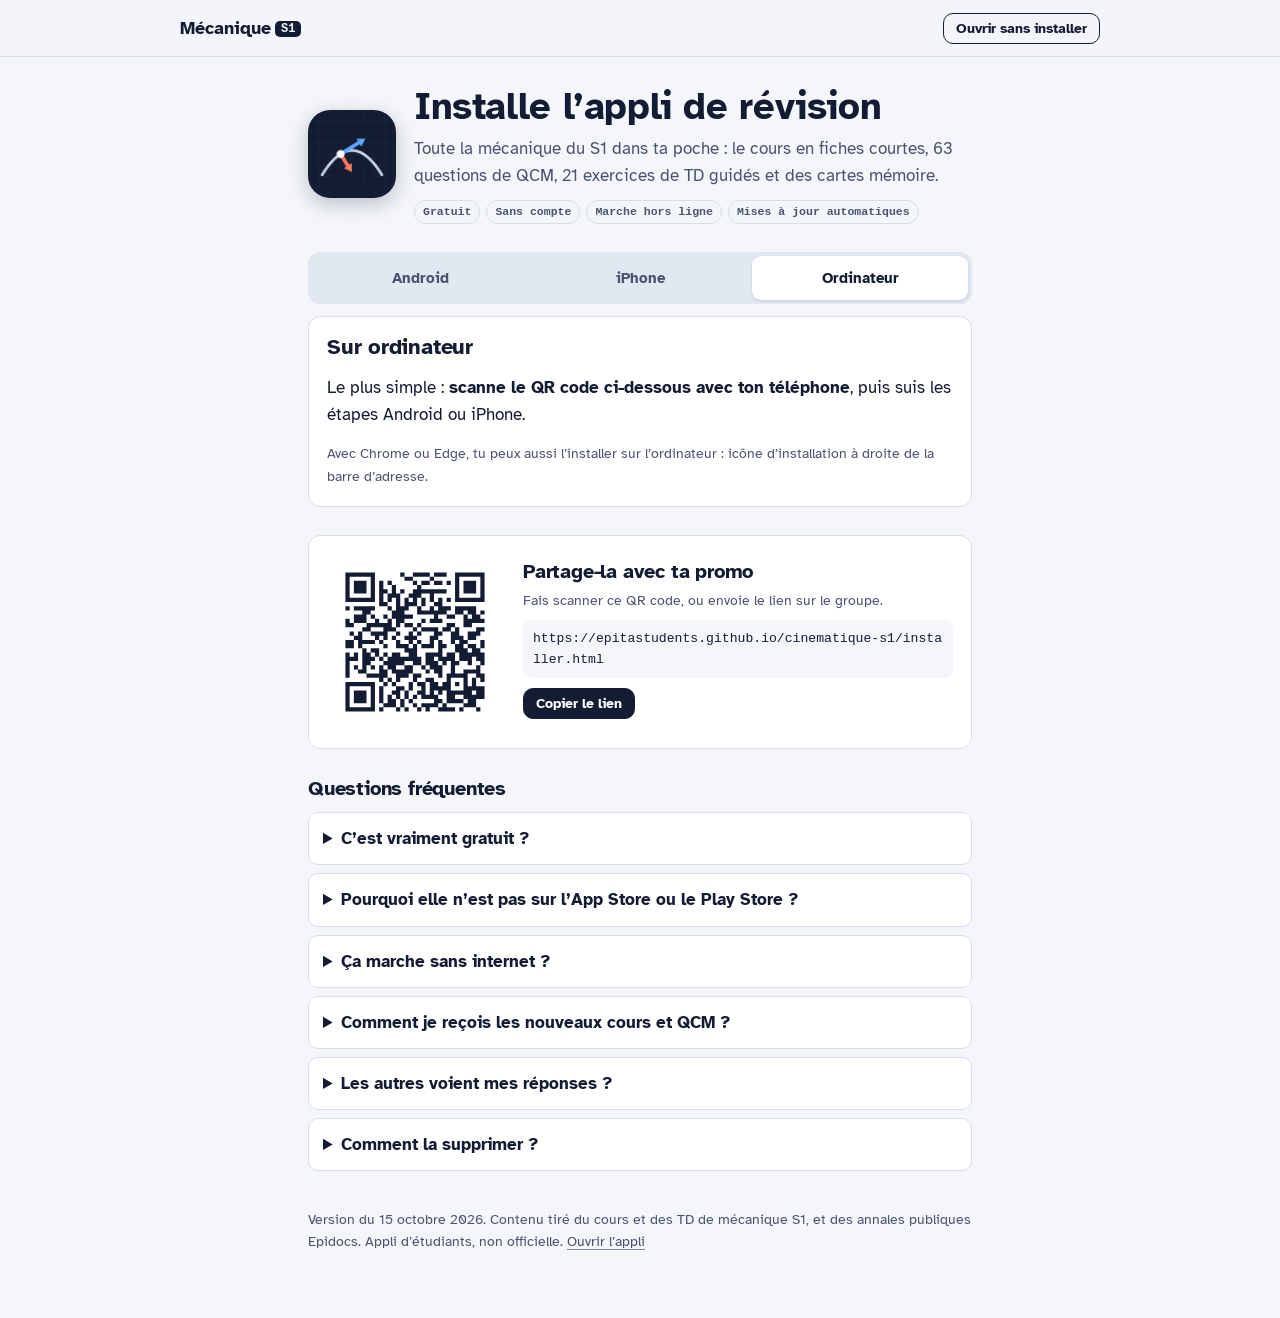
<file: cinematique-s1/installer.html>
<!doctype html>
<html lang="fr">
<head>
<meta charset="utf-8">
<meta name="viewport" content="width=device-width, initial-scale=1, viewport-fit=cover">
<meta name="theme-color" content="#FFFFFF" media="(prefers-color-scheme: light)">
<meta name="theme-color" content="#111318" media="(prefers-color-scheme: dark)">
<link rel="manifest" href="manifest.webmanifest">
<link rel="icon" href="icons/favicon-64.png" type="image/png">
<link rel="apple-touch-icon" href="icons/apple-touch-icon.png">
<meta name="mobile-web-app-capable" content="yes">
<meta name="apple-mobile-web-app-capable" content="yes">
<meta name="apple-mobile-web-app-title" content="Méca S1">
<meta name="apple-mobile-web-app-status-bar-style" content="default">
<title>Installer Mécanique S1</title>
<meta name="description" content="Installe gratuitement l'appli de révision de mécanique S1 sur Android, iPhone ou ordinateur.">
<link rel="preconnect" href="https://fonts.googleapis.com">
<link rel="preconnect" href="https://fonts.gstatic.com" crossorigin>
<link rel="stylesheet" href="https://fonts.googleapis.com/css2?family=Atkinson+Hyperlegible:ital,wght@0,400;0,700;1,400&display=swap">
<style>
/* Layout : un cahier à petits carreaux. Colonne de lecture de 46rem, schémas jusqu'à 60rem, barre de navigation collante avec la progression. */
:root {
  --paper: #F4F6FA;
  --card: #FFFFFF;
  --ink: #141C33;
  --ink-2: #4A5470;
  --ink-3: #7C86A0;
  --rule: #D7DEEA;
  --grid: #E2E8F2;
  --mark: #FFE36E;
  --note: #FFF6CC;
  --note-line: #D9B92E;
  --v: #1262D2;
  --a: #D43A1F;
  --u1: #7A3BD0;
  --u2: #0B8574;
  --good: #1D8A4C;
  --good-soft: #E4F4EA;
  --bad: #CC3333;
  --bad-soft: #FBE9E9;
  --btn: #141C33;
  --btn-ink: #FFFFFF;
  --area: rgba(18, 98, 210, 0.10);
  --f-disp: "Atkinson Hyperlegible", "Segoe UI", system-ui, sans-serif;
  --f-body: "Atkinson Hyperlegible", "Segoe UI", system-ui, -apple-system, sans-serif;
  --f-mono: "JetBrains Mono", ui-monospace, "SFMono-Regular", Menlo, Consolas, monospace;
  --radius: 12px;
}
@media (prefers-color-scheme: dark) {
  :root:not([data-theme="light"]) {
    --paper: #0D1220; --card: #151C2D; --ink: #E8ECF5; --ink-2: #A8B2C8; --ink-3: #7A849C;
    --rule: #283249; --grid: #182033; --mark: #6E5C10; --note: #2B2711; --note-line: #8C7A22;
    --v: #5CA8FF; --a: #FF7B5E; --u1: #B990FF; --u2: #37CCB3;
    --good: #4CC47F; --good-soft: #12291C; --bad: #FF6B6B; --bad-soft: #2E1719;
    --btn: #E8ECF5; --btn-ink: #0D1220; --area: rgba(92, 168, 255, 0.14);
    color-scheme: dark;
  }
}
:root[data-theme="dark"] {
  --paper: #0D1220; --card: #151C2D; --ink: #E8ECF5; --ink-2: #A8B2C8; --ink-3: #7A849C;
  --rule: #283249; --grid: #182033; --mark: #6E5C10; --note: #2B2711; --note-line: #8C7A22;
  --v: #5CA8FF; --a: #FF7B5E; --u1: #B990FF; --u2: #37CCB3;
  --good: #4CC47F; --good-soft: #12291C; --bad: #FF6B6B; --bad-soft: #2E1719;
  --btn: #E8ECF5; --btn-ink: #0D1220; --area: rgba(92, 168, 255, 0.14);
  color-scheme: dark;
}

* { box-sizing: border-box; }
[hidden] { display: none !important; }
html { scroll-behavior: smooth; scroll-padding-top: 72px; }
@media (prefers-reduced-motion: reduce) { html { scroll-behavior: auto; } }
body {
  background: var(--paper);
  color: var(--ink);
  font-family: var(--f-body);
  font-size: 17px;
  line-height: 1.6;
}
a { color: inherit; text-decoration-color: var(--ink-3); text-underline-offset: 3px; }
a:hover { text-decoration-color: var(--ink); }
:focus-visible { outline: 3px solid var(--v); outline-offset: 2px; border-radius: 4px; }
mark { background: linear-gradient(transparent 52%, var(--mark) 52%, var(--mark) 92%, transparent 92%); color: inherit; padding: 0 2px; }
b, strong { font-weight: 700; }
.wrap { max-width: 60rem; margin: 0 auto; padding-inline: 20px; }
.read { max-width: 46rem; }
h1, h2, h3, h4 { font-family: var(--f-disp); line-height: 1.15; text-wrap: balance; margin: 0; letter-spacing: -0.01em; }
h2 { font-size: clamp(1.7rem, 4vw, 2.3rem); font-weight: 800; }
h3 { font-size: 1.35rem; font-weight: 800; margin-top: 2.2rem; }
h4 { font-size: 1.12rem; font-weight: 800; }
p { margin: 0.6rem 0; }
.muted { color: var(--ink-2); }
.small { font-size: 0.9rem; }
.mono { font-family: var(--f-mono); }

/* ---------- Barre de navigation ---------- */
.nav {
  position: sticky; top: env(safe-area-inset-top, 0px); z-index: 20;
  background: color-mix(in srgb, var(--paper) 90%, transparent);
  backdrop-filter: blur(8px);
  border-bottom: 1px solid var(--rule);
}
.nav .wrap { display: flex; align-items: center; gap: 16px; min-height: 56px; }
.brand { font-family: var(--f-disp); font-weight: 800; font-size: 1.1rem; text-decoration: none; white-space: nowrap; }
.brand span { font-family: var(--f-mono); font-size: 0.75rem; font-weight: 700; background: var(--ink); color: var(--paper); border-radius: 5px; padding: 1px 6px; margin-left: 4px; vertical-align: 2px; }
.links { display: flex; gap: 4px; overflow-x: auto; flex: 1; min-width: 0; scrollbar-width: none; }
.links::-webkit-scrollbar { display: none; }
.links a { text-decoration: none; font-size: 0.92rem; padding: 6px 10px; border-radius: 8px; white-space: nowrap; color: var(--ink-2); }
.links a:hover { background: var(--grid); color: var(--ink); }
.prog { display: flex; align-items: center; gap: 8px; font-family: var(--f-mono); font-size: 0.78rem; color: var(--ink-2); white-space: nowrap; }
.prog .bar { width: 64px; height: 6px; border-radius: 3px; background: var(--grid); overflow: hidden; }
.prog .bar i { display: block; height: 100%; width: 0; background: var(--good); transition: width .3s; }
@media (max-width: 640px) { .prog .bar { display: none; } .brand span { display: none; } }

/* ---------- Hero ---------- */
.hero {
  background-color: var(--card);
  background-image: linear-gradient(var(--grid) 1px, transparent 1px), linear-gradient(90deg, var(--grid) 1px, transparent 1px);
  background-size: 22px 22px;
  border-bottom: 1px solid var(--rule);
}
.hero .wrap { display: grid; grid-template-columns: 1.05fr 1fr; gap: 28px; align-items: center; padding-block: 44px 36px; }
.hero .wrap > * { min-width: 0; }
.kicker { font-family: var(--f-mono); font-size: 0.8rem; letter-spacing: 0.06em; text-transform: uppercase; color: var(--ink-2); margin: 0 0 10px; }
.hero h1 { font-size: clamp(2.3rem, 6vw, 3.6rem); font-weight: 800; letter-spacing: -0.025em; }
.lede { font-size: 1.1rem; color: var(--ink-2); max-width: 34rem; }
.cta { display: flex; flex-wrap: wrap; gap: 10px; margin-top: 18px; }
.btn { display: inline-flex; align-items: center; gap: 8px; background: var(--btn); color: var(--btn-ink); border: 1.5px solid var(--btn); border-radius: 10px; padding: 10px 16px; font: 700 0.95rem var(--f-body); text-decoration: none; cursor: pointer; }
.btn.ghost { background: transparent; color: var(--ink); }
.btn.small { padding: 6px 12px; font-size: 0.86rem; }
.btn:hover { filter: brightness(1.12); }
.stats { display: flex; flex-wrap: wrap; gap: 22px; margin-top: 22px; }
.stats div { display: grid; }
.stats b { font-family: var(--f-disp); font-size: 1.9rem; font-weight: 800; line-height: 1; }
.stats span { font-size: 0.85rem; color: var(--ink-2); }
.hero-fig { background: var(--card); border: 1px solid var(--rule); border-radius: var(--radius); padding: 10px; }
.legend { display: flex; flex-wrap: wrap; gap: 8px 14px; margin-top: 10px; font-size: 0.86rem; color: var(--ink-2); }
.legend .sw { display: inline-flex; align-items: center; gap: 6px; }
.legend .sw::before { content: ""; width: 18px; height: 4px; border-radius: 2px; background: currentColor; }
.sw-ink { color: var(--ink); } .sw-v { color: var(--v); } .sw-a { color: var(--a); } .sw-u1 { color: var(--u1); } .sw-u2 { color: var(--u2); }
.legend .sw span { color: var(--ink-2); }
@media (max-width: 820px) { .hero .wrap { grid-template-columns: 1fr; } }

/* ---------- Sections ---------- */
section.block { padding-block: 56px 24px; }
section.block + section.block { border-top: 1px solid var(--rule); }
.sec-head { display: grid; gap: 6px; margin-bottom: 18px; }
.sec-tag { font-family: var(--f-mono); font-size: 0.78rem; letter-spacing: 0.06em; text-transform: uppercase; color: var(--ink-2); }
.chapter { margin-top: 40px; padding-top: 8px; }
.chapter > h3:first-child { margin-top: 0; display: flex; align-items: baseline; gap: 12px; font-size: 1.6rem; }
.chapter > h3:first-child .n { font-family: var(--f-mono); font-size: 0.9rem; font-weight: 700; color: var(--paper); background: var(--ink); border-radius: 6px; padding: 2px 8px; }
.toc { display: grid; grid-template-columns: repeat(auto-fit, minmax(170px, 1fr)); gap: 10px; margin: 14px 0 0; padding: 0; list-style: none; }
.toc a { display: grid; gap: 2px; text-decoration: none; background: var(--card); border: 1px solid var(--rule); border-radius: 10px; padding: 10px 12px; height: 100%; }
.toc a:hover { border-color: var(--ink-3); }
.toc .n { font-family: var(--f-mono); font-size: 0.75rem; color: var(--ink-2); }
.toc b { font-family: var(--f-disp); font-size: 1rem; }

/* ---------- Encadrés ---------- */
.box { border: 1.5px solid var(--rule); border-radius: var(--radius); padding: 14px 16px; margin: 16px 0; background: var(--card); }
.box > .lbl { display: inline-block; font-family: var(--f-mono); font-size: 0.72rem; font-weight: 700; letter-spacing: 0.06em; text-transform: uppercase; padding: 2px 8px; border-radius: 5px; margin-bottom: 6px; }
.box.key { background: var(--note); border-color: var(--note-line); }
.box.key > .lbl { background: var(--note-line); color: var(--card); }
.box.trap { background: var(--bad-soft); border-color: var(--bad); }
.box.trap > .lbl { background: var(--bad); color: var(--card); }
.box.how { background: var(--good-soft); border-color: var(--good); }
.box.how > .lbl { background: var(--good); color: var(--card); }
.box.try { border-style: dashed; border-color: var(--ink-3); }
.box.try > .lbl { background: var(--ink); color: var(--paper); }
.box p:first-of-type { margin-top: 0; }
.box ol, .box ul { margin: 6px 0; padding-left: 1.3rem; }

/* ---------- Formules et tableaux ---------- */
.eq { overflow-x: auto; overflow-y: hidden; padding: 4px 0; margin: 8px 0; }
.eq.big { font-size: 1.12rem; }
.tbl { overflow-x: auto; margin: 14px 0; border: 1px solid var(--rule); border-radius: 10px; background: var(--card); }
table { border-collapse: collapse; width: 100%; font-size: 0.95rem; }
th, td { text-align: left; padding: 9px 12px; border-bottom: 1px solid var(--rule); vertical-align: top; }
th { font-family: var(--f-mono); font-size: 0.74rem; letter-spacing: 0.05em; text-transform: uppercase; color: var(--ink-2); font-weight: 700; background: var(--paper); }
tr:last-child td { border-bottom: 0; }
.cv { fill: var(--v); stroke: var(--v); color: var(--v); }
.ca { fill: var(--a); stroke: var(--a); color: var(--a); }
.c1 { fill: var(--u1); stroke: var(--u1); color: var(--u1); }
.c2 { fill: var(--u2); stroke: var(--u2); color: var(--u2); }
mjx-container { max-width: 100%; }
mjx-container[display="true"] { margin: 0.5em 0 !important; }

/* ---------- Schémas ---------- */
figure { margin: 18px 0; }
figure.panel { background: var(--card); border: 1px solid var(--rule); border-radius: var(--radius); padding: 12px; }
figcaption { font-size: 0.88rem; color: var(--ink-2); margin-top: 6px; }
.fig-svg { width: 100%; height: auto; display: block; }
.fig-svg.mini { max-width: 320px; margin: 0 auto; }
.fig-svg.icon { max-width: 160px; margin: 0 auto; }
.fig-svg.half { max-width: 460px; margin: 0 auto; }
.grid2 { display: grid; grid-template-columns: repeat(2, minmax(0, 1fr)); gap: 14px; }
.grid3 { display: grid; grid-template-columns: repeat(3, minmax(0, 1fr)); gap: 14px; }
.grid4 { display: grid; grid-template-columns: repeat(4, minmax(0, 1fr)); gap: 12px; }
@media (max-width: 760px) { .grid3 { grid-template-columns: 1fr; } .grid4 { grid-template-columns: repeat(2, minmax(0, 1fr)); } }
@media (max-width: 620px) { .grid2 { grid-template-columns: 1fr; } }
.grid2 > *, .grid3 > *, .grid4 > * { min-width: 0; }
.ln { fill: none; stroke-linecap: round; }
.ln-ink { stroke: var(--ink); } .ln-ink2 { stroke: var(--ink-2); } .ln-ink3 { stroke: var(--ink-3); }
.ln-v { stroke: var(--v); } .ln-a { stroke: var(--a); } .ln-u1 { stroke: var(--u1); } .ln-u2 { stroke: var(--u2); }
.mk-ink { fill: var(--ink); } .mk-ink2 { fill: var(--ink-2); } .mk-ink3 { fill: var(--ink-3); }
.mk-v { fill: var(--v); } .mk-a { fill: var(--a); } .mk-u1 { fill: var(--u1); } .mk-u2 { fill: var(--u2); }
.tx { font-family: var(--f-body); }
.tx-ink { fill: var(--ink); } .tx-ink2 { fill: var(--ink-2); } .tx-ink3 { fill: var(--ink-3); }
.tx-v { fill: var(--v); } .tx-a { fill: var(--a); } .tx-u1 { fill: var(--u1); } .tx-u2 { fill: var(--u2); }
.dot-ink { fill: var(--ink); } .dot-ink2 { fill: var(--ink-2); } .dot-ink3 { fill: var(--ink-3); }
.area { fill: var(--area); stroke: none; }
.cap-tag { display: inline-block; font-family: var(--f-mono); font-size: 0.78rem; font-weight: 700; padding: 1px 7px; border-radius: 5px; margin-right: 6px; }
.cap-tag.pos { background: var(--good-soft); color: var(--good); }
.cap-tag.zero { background: var(--grid); color: var(--ink-2); }
.cap-tag.neg { background: var(--bad-soft); color: var(--bad); }

/* ---------- Ce qui tombe : barres ---------- */
.bars { display: grid; gap: 6px; margin: 18px 0; }
.bar-row { display: grid; grid-template-columns: minmax(0, 15rem) minmax(0, 1fr) 3.2rem; gap: 12px; align-items: center; text-decoration: none; padding: 4px 6px; border-radius: 8px; position: relative; }
.bar-row:hover, .bar-row:focus-visible { background: var(--card); }
.bar-row .name { font-size: 0.95rem; }
.bar-row .track { height: 14px; border-radius: 4px; background: var(--grid); }
.bar-row .fill { display: block; height: 100%; border-radius: 4px; background: var(--ink-2); }
.bar-row.top .fill { background: var(--ink); }
.bar-row .val { font-family: var(--f-mono); font-size: 0.85rem; text-align: right; color: var(--ink-2); font-variant-numeric: tabular-nums; }
.bar-row .tip { position: absolute; left: 6px; top: 100%; z-index: 5; background: var(--ink); color: var(--paper); font-size: 0.82rem; padding: 6px 10px; border-radius: 8px; opacity: 0; pointer-events: none; transform: translateY(-4px); transition: opacity .15s, transform .15s; max-width: 90%; }
.bar-row:hover .tip, .bar-row:focus-visible .tip { opacity: 1; transform: none; }
@media (max-width: 620px) { .bar-row { grid-template-columns: minmax(0, 1fr) 3rem; } .bar-row .track { grid-column: 1 / -1; order: 3; } }
.facts { display: grid; grid-template-columns: repeat(auto-fit, minmax(190px, 1fr)); gap: 10px; margin: 16px 0; }
.fact { background: var(--card); border: 1px solid var(--rule); border-radius: 10px; padding: 12px 14px; }
.fact b { display: block; font-family: var(--f-disp); font-size: 1.25rem; }
.fact span { font-size: 0.88rem; color: var(--ink-2); }
.steps { counter-reset: s; list-style: none; padding: 0; display: grid; gap: 10px; margin: 14px 0; }
.steps li { counter-increment: s; display: grid; grid-template-columns: 2rem minmax(0, 1fr); gap: 10px; align-items: start; }
.steps li::before { content: counter(s); font-family: var(--f-mono); font-weight: 700; background: var(--ink); color: var(--paper); width: 1.7rem; height: 1.7rem; border-radius: 50%; display: grid; place-items: center; font-size: 0.85rem; margin-top: 2px; }

/* ---------- Polaire interactif ---------- */
.polar { display: grid; grid-template-columns: minmax(0, 1.35fr) minmax(0, 1fr); gap: 16px; align-items: start; }
@media (max-width: 760px) { .polar { grid-template-columns: 1fr; } }
.polar-ctl { display: grid; gap: 10px; }
.polar-ctl label { font-weight: 700; display: flex; justify-content: space-between; }
.polar-ctl input[type=range] { width: 100%; accent-color: var(--u1); }
.vals { font-family: var(--f-mono); font-size: 0.86rem; display: grid; gap: 4px; background: var(--paper); border-radius: 10px; padding: 10px 12px; font-variant-numeric: tabular-nums; }
.vals .r1 { color: var(--u1); font-weight: 700; } .vals .r2 { color: var(--u2); font-weight: 700; }

/* ---------- Petit vérificateur ---------- */
.check-row { display: flex; flex-wrap: wrap; gap: 8px; align-items: center; margin: 10px 0; }
.check-row input { width: 5.2rem; font: 1rem var(--f-mono); padding: 6px 8px; border: 1.5px solid var(--rule); border-radius: 8px; background: var(--card); color: var(--ink); }
.check-row input.ok { border-color: var(--good); background: var(--good-soft); }
.check-row input.ko { border-color: var(--bad); background: var(--bad-soft); }
.feedback { font-size: 0.92rem; min-height: 1.4em; }
.feedback.ok { color: var(--good); font-weight: 700; } .feedback.ko { color: var(--bad); }

/* ---------- QCM ---------- */
.qcm-bar { display: flex; flex-wrap: wrap; gap: 12px; align-items: center; justify-content: space-between; background: var(--card); border: 1px solid var(--rule); border-radius: var(--radius); padding: 12px 16px; margin: 16px 0; position: sticky; top: calc(env(safe-area-inset-top, 0px) + 60px); z-index: 10; }
.score { font-family: var(--f-disp); font-size: 1.3rem; font-weight: 800; }
.score small { font-family: var(--f-body); font-size: 0.85rem; font-weight: 400; color: var(--ink-2); }
.qlist { display: grid; gap: 14px; }
.q { background: var(--card); border: 1px solid var(--rule); border-radius: var(--radius); padding: 14px 16px; }
.q.right { border-color: var(--good); }
.q.wrong { border-color: var(--bad); }
.q-head { display: flex; gap: 10px; align-items: center; font-family: var(--f-mono); font-size: 0.76rem; color: var(--ink-2); }
.q-num { font-weight: 700; background: var(--ink); color: var(--paper); border-radius: 5px; padding: 1px 7px; }
.q-multi { background: var(--note); color: var(--ink); border: 1px solid var(--note-line); border-radius: 5px; padding: 0 6px; }
.q-text { font-weight: 700; margin: 8px 0 10px; }
.opts { display: grid; gap: 8px; }
.opt { display: flex; gap: 10px; align-items: center; text-align: left; width: 100%; background: var(--paper); color: var(--ink); border: 1.5px solid var(--rule); border-radius: 10px; padding: 8px 12px; font: 0.98rem var(--f-body); cursor: pointer; min-height: 44px; overflow-x: auto; }
.opt:hover:not(:disabled) { border-color: var(--ink-3); }
.opt .k { font-family: var(--f-mono); font-weight: 700; font-size: 0.8rem; flex: 0 0 auto; width: 1.6rem; height: 1.6rem; display: grid; place-items: center; border-radius: 6px; background: var(--grid); }
.opt.sel { border-color: var(--ink); }
.opt.sel .k { background: var(--ink); color: var(--paper); }
.opt.is-right { border-color: var(--good); background: var(--good-soft); }
.opt.is-right .k { background: var(--good); color: var(--card); }
.opt.is-wrong { border-color: var(--bad); background: var(--bad-soft); }
.opt.is-wrong .k { background: var(--bad); color: var(--card); }
.opt:disabled { cursor: default; }
.q-foot { display: flex; flex-wrap: wrap; gap: 10px; align-items: center; margin-top: 10px; }
.q-expl { margin-top: 10px; padding: 10px 12px; border-radius: 10px; background: var(--paper); font-size: 0.95rem; }
.q-expl .verdict { font-weight: 700; }
.q.right .verdict { color: var(--good); } .q.wrong .verdict { color: var(--bad); }

/* ---------- Exercices ---------- */
.ex-group { margin-top: 30px; }
.ex-group > h3 { margin-top: 0; }
.ex { background: var(--card); border: 1px solid var(--rule); border-radius: var(--radius); padding: 18px; margin: 14px 0; }
.ex.done { border-color: var(--good); }
.ex-head { display: flex; flex-wrap: wrap; gap: 8px 14px; align-items: baseline; justify-content: space-between; }
.chips { display: flex; flex-wrap: wrap; gap: 6px; }
.chip { font-family: var(--f-mono); font-size: 0.72rem; font-weight: 700; padding: 2px 8px; border-radius: 999px; border: 1px solid var(--rule); color: var(--ink-2); white-space: nowrap; }
.chip.hot { background: var(--mark); border-color: var(--note-line); color: var(--ink); }
.enonce { background: var(--paper); border-radius: 10px; padding: 10px 14px; margin: 12px 0; }
.qs { list-style: none; padding: 0; margin: 0; display: grid; gap: 14px; counter-reset: qq; }
.qa { counter-increment: qq; border-top: 1px dashed var(--rule); padding-top: 12px; }
.qa > p:first-child::before { content: "Q" counter(qq) " "; font-family: var(--f-mono); font-weight: 700; font-size: 0.8rem; color: var(--paper); background: var(--ink-2); border-radius: 5px; padding: 1px 6px; margin-right: 6px; }
.qa > p:first-child { margin-top: 0; font-weight: 700; }
.qa textarea { width: 100%; min-height: 4.2rem; resize: vertical; font: 0.98rem var(--f-body); color: var(--ink); background-color: var(--paper); background-image: linear-gradient(var(--grid) 1px, transparent 1px), linear-gradient(90deg, var(--grid) 1px, transparent 1px); background-size: 18px 18px; border: 1.5px solid var(--rule); border-radius: 10px; padding: 8px 10px; line-height: 1.5; }
.qa textarea:focus { border-color: var(--ink-3); outline: none; }
.qa .row { display: flex; flex-wrap: wrap; gap: 10px; align-items: center; margin-top: 8px; }
.show { background: transparent; color: var(--ink); border: 1.5px solid var(--ink); border-radius: 9px; padding: 5px 12px; font: 700 0.86rem var(--f-body); cursor: pointer; }
.show[aria-expanded="true"] { background: var(--ink); color: var(--paper); }
.corr { margin-top: 10px; border: 1.5px solid var(--good); background: var(--good-soft); border-radius: 10px; padding: 10px 14px; }
.corr > p:first-child { margin-top: 0; }
.ex-foot { display: flex; flex-wrap: wrap; gap: 10px 18px; align-items: center; justify-content: space-between; margin-top: 16px; padding-top: 12px; border-top: 1px solid var(--rule); }
.done-lbl { display: inline-flex; gap: 8px; align-items: center; font-weight: 700; cursor: pointer; }
.done-lbl input { width: 20px; height: 20px; accent-color: var(--good); }
.src-link { font-size: 0.88rem; color: var(--ink-2); }

/* ---------- Annales ---------- */
.annales { display: grid; grid-template-columns: repeat(auto-fill, minmax(min(100%, 270px), 1fr)); gap: 14px; margin-top: 18px; }
.an { background: var(--card); border: 1px solid var(--rule); border-radius: var(--radius); padding: 16px; display: grid; gap: 10px; align-content: start; }
.an.recent { border: 2px solid var(--ink); }
.an-top { display: flex; justify-content: space-between; align-items: baseline; gap: 8px; }
.an-date { font-family: var(--f-disp); font-weight: 800; font-size: 1.3rem; }
.an-dir { font-family: var(--f-mono); font-size: 0.75rem; color: var(--ink-2); }
.an ul { margin: 0; padding-left: 1.1rem; font-size: 0.93rem; }
.an .links2 { display: flex; flex-wrap: wrap; gap: 8px; }
.an .links2 a, .an .links2 span { font-size: 0.85rem; font-weight: 700; padding: 5px 10px; border-radius: 8px; border: 1.5px solid var(--ink); text-decoration: none; }
.an .links2 span { border-color: var(--rule); color: var(--ink-3); font-weight: 400; }
.an .warn { font-size: 0.84rem; color: var(--ink-2); }

/* ---------- Fiche ---------- */
.fiche { display: grid; grid-template-columns: repeat(auto-fill, minmax(min(100%, 280px), 1fr)); gap: 12px; margin-top: 16px; }
.fc { background: var(--card); border: 1px solid var(--rule); border-radius: var(--radius); padding: 12px 14px; display: grid; gap: 4px; align-content: start; position: relative; }
.fc h4 { font-size: 0.95rem; }
.fc .body { overflow-x: auto; }
.flash .fc { cursor: pointer; }
.flash .fc:not(.open) .body { filter: blur(7px); opacity: 0.55; user-select: none; }
.flash .fc:not(.open)::after { content: "Touche pour révéler"; position: absolute; right: 12px; bottom: 10px; font-family: var(--f-mono); font-size: 0.7rem; color: var(--ink-2); background: var(--card); padding: 2px 6px; border-radius: 5px; border: 1px solid var(--rule); }
.switch { display: inline-flex; gap: 10px; align-items: center; font-weight: 700; cursor: pointer; }
.switch input { width: 20px; height: 20px; accent-color: var(--ink); }

details.demo { margin: 12px 0; border: 1px solid var(--rule); border-radius: 10px; background: var(--card); }
details.demo summary { cursor: pointer; padding: 10px 14px; font-weight: 700; }
details.demo > div { padding: 0 14px 12px; }

footer { border-top: 1px solid var(--rule); margin-top: 40px; padding-block: 28px 48px; font-size: 0.9rem; color: var(--ink-2); }
footer .wrap { display: grid; gap: 10px; }
.reset { display: flex; gap: 10px; align-items: center; flex-wrap: wrap; }
</style>
<style>
/* Page d'installation : une colonne, l'étape à suivre pour ton appareil en premier. */
:root { --qr-bg: #FFFFFF; --qr-ink: #141C33; }
body { margin: 0; }
.nav { top: 0; padding-top: env(safe-area-inset-top, 0px); }
.page { max-width: 44rem; margin: 0 auto; padding-inline: 20px; padding-block: 28px calc(56px + env(safe-area-inset-bottom, 0px)); display: grid; gap: 28px; }
.page > * { min-width: 0; }
.ins-hero { display: grid; grid-template-columns: 88px minmax(0, 1fr); gap: 18px; align-items: center; }
.ins-hero img { width: 88px; height: 88px; border-radius: 22px; box-shadow: 0 6px 20px rgba(20, 28, 51, 0.25); }
.ins-hero h1 { font-size: clamp(1.7rem, 6vw, 2.4rem); font-weight: 800; }
.ins-hero p { margin: 6px 0 0; color: var(--ink-2); }
.badges { display: flex; flex-wrap: wrap; gap: 6px; margin-top: 10px; }
.done-card { background: var(--good-soft); border: 1.5px solid var(--good); border-radius: var(--radius); padding: 16px; display: grid; gap: 10px; }
.done-card b { font-family: var(--f-disp); font-size: 1.2rem; }
.tabs { display: grid; grid-template-columns: repeat(3, minmax(0, 1fr)); gap: 4px; background: var(--grid); padding: 4px; border-radius: 12px; }
.tab { font: 700 0.95rem var(--f-body); color: var(--ink-2); background: transparent; border: 0; border-radius: 9px; padding: 10px 6px; cursor: pointer; min-height: 44px; }
.tab[aria-selected="true"] { background: var(--card); color: var(--ink); box-shadow: 0 1px 3px rgba(20, 28, 51, 0.15); }
.panel-i { background: var(--card); border: 1px solid var(--rule); border-radius: var(--radius); padding: 18px; display: grid; gap: 14px; }
.panel-i h2 { font-size: 1.35rem; }
.big { width: 100%; justify-content: center; font-size: 1.05rem; padding: 14px 18px; border-radius: 12px; }
.how { list-style: none; counter-reset: s; margin: 0; padding: 0; display: grid; gap: 12px; }
.how li { counter-increment: s; display: grid; grid-template-columns: 2rem minmax(0, 1fr); gap: 12px; align-items: start; }
.how li::before { content: counter(s); font-family: var(--f-mono); font-weight: 700; background: var(--ink); color: var(--paper); width: 1.8rem; height: 1.8rem; border-radius: 50%; display: grid; place-items: center; font-size: 0.85rem; }
.how li > span { padding-top: 2px; }
.ico { display: inline-flex; align-items: center; justify-content: center; vertical-align: -6px; width: 26px; height: 26px; border-radius: 7px; background: var(--grid); color: var(--v); margin: 0 2px; }
.ico svg { width: 18px; height: 18px; }
.kbd { font-family: var(--f-mono); font-size: 0.86rem; font-weight: 700; background: var(--grid); border-radius: 6px; padding: 1px 7px; white-space: nowrap; }
.note { font-size: 0.9rem; color: var(--ink-2); margin: 0; }
.warn-box { background: var(--note); border: 1.5px solid var(--note-line); border-radius: 12px; padding: 12px 14px; }
.share { display: grid; grid-template-columns: auto minmax(0, 1fr); gap: 20px; align-items: center; background: var(--card); border: 1px solid var(--rule); border-radius: var(--radius); padding: 18px; }
.qr-wrap { background: var(--qr-bg); color: var(--qr-ink); border-radius: 14px; padding: 10px; width: 176px; }
.qr { width: 100%; height: auto; display: block; }
.share h2 { font-size: 1.25rem; }
.link-row { display: flex; flex-wrap: wrap; gap: 8px; margin-top: 10px; }
.url { font-family: var(--f-mono); font-size: 0.82rem; word-break: break-all; background: var(--paper); border-radius: 8px; padding: 8px 10px; margin: 8px 0 0; user-select: all; }
@media (max-width: 560px) { .share { grid-template-columns: 1fr; justify-items: center; text-align: center; } .link-row { justify-content: center; } }
.faq { display: grid; gap: 8px; }
.faq h2 { font-size: 1.25rem; margin-bottom: 4px; }
.faq details { background: var(--card); border: 1px solid var(--rule); border-radius: 10px; }
.faq summary { cursor: pointer; padding: 12px 14px; font-weight: 700; }
.faq details > p { margin: 0; padding: 0 14px 12px; color: var(--ink-2); }
.foot { font-size: 0.85rem; color: var(--ink-2); }
</style>
</head>
<body>
<header class="nav">
  <div class="wrap">
    <a class="brand" href="./">Mécanique<span>S1</span></a>
    <span style="flex:1"></span>
    <a class="btn ghost small" href="./">Ouvrir sans installer</a>
  </div>
</header>

<main class="page">
  <section class="ins-hero">
    <img src="icons/icon-192.png" alt="" width="88" height="88">
    <div>
      <h1>Installe l’appli de révision</h1>
      <p>Toute la mécanique du S1 dans ta poche : le cours en fiches courtes, 63 questions de QCM, 21 exercices de TD guidés et des cartes mémoire.</p>
      <div class="badges"><span class="chip">Gratuit</span><span class="chip">Sans compte</span><span class="chip">Marche hors ligne</span><span class="chip">Mises à jour automatiques</span></div>
    </div>
  </section>

  <section class="done-card" id="installed" hidden>
    <b>L’appli est déjà installée sur cet appareil.</b>
    <a class="btn" href="./">Ouvrir l’appli</a>
  </section>

  <section id="choose" aria-label="Choisis ton appareil">
    <div class="tabs" role="tablist" aria-label="Appareil">
      <button class="tab" role="tab" id="t-android" aria-controls="p-android" aria-selected="false" type="button">Android</button>
      <button class="tab" role="tab" id="t-ios" aria-controls="p-ios" aria-selected="false" type="button">iPhone</button>
      <button class="tab" role="tab" id="t-pc" aria-controls="p-pc" aria-selected="false" type="button">Ordinateur</button>
    </div>

    <div class="panel-i" role="tabpanel" id="p-android" aria-labelledby="t-android" hidden style="margin-top:12px">
      <h2>Sur Android</h2>
      <button class="btn big" type="button" data-install hidden>Installer l’appli</button>
      <p class="note" data-install-hint>Si le bouton n’apparaît pas, fais-le à la main :</p>
      <ol class="how">
        <li><span>Ouvre cette page dans <b>Chrome</b>.</span></li>
        <li><span>Touche le menu <span class="kbd">⋮</span> en haut à droite.</span></li>
        <li><span>Choisis <b>« Installer l’application »</b> ou <b>« Ajouter à l’écran d’accueil »</b>.</span></li>
        <li><span>Confirme. L’icône apparaît avec tes autres applis.</span></li>
      </ol>
      <p class="note">Avec Samsung Internet : menu <span class="kbd">≡</span>, puis « Ajouter la page à », puis « Écran d’accueil ».</p>
    </div>

    <div class="panel-i" role="tabpanel" id="p-ios" aria-labelledby="t-ios" hidden style="margin-top:12px">
      <h2>Sur iPhone ou iPad</h2>
      <div class="warn-box" id="inapp" hidden><b>Tu es dans le navigateur d’une autre appli</b> (Discord, Instagram, Snapchat…). Touche <span class="kbd">•••</span> ou <span class="kbd">⋯</span>, puis <b>« Ouvrir dans Safari »</b>, et reviens sur cette page.</div>
      <ol class="how">
        <li><span>Ouvre cette page dans <b>Safari</b>.</span></li>
        <li><span>Touche le bouton Partager
          <span class="ico" aria-hidden="true"><svg viewBox="0 0 24 24" fill="none" stroke="currentColor" stroke-width="2" stroke-linecap="round" stroke-linejoin="round"><path d="M12 3v12"/><path d="M8 7l4-4 4 4"/><path d="M6 11H5a1 1 0 0 0-1 1v8a1 1 0 0 0 1 1h14a1 1 0 0 0 1-1v-8a1 1 0 0 0-1-1h-1"/></svg></span>
          en bas de l’écran (en haut sur iPad).</span></li>
        <li><span>Fais défiler et touche <b>« Sur l’écran d’accueil »</b>
          <span class="ico" aria-hidden="true"><svg viewBox="0 0 24 24" fill="none" stroke="currentColor" stroke-width="2" stroke-linecap="round" stroke-linejoin="round"><rect x="4" y="4" width="16" height="16" rx="3"/><path d="M12 8v8"/><path d="M8 12h8"/></svg></span>.</span></li>
        <li><span>Touche <b>« Ajouter »</b> en haut à droite. L’icône apparaît sur ton écran d’accueil.</span></li>
      </ol>
      <p class="note">Depuis iOS 16.4, ça marche aussi depuis Chrome : bouton Partager à droite de la barre d’adresse, puis « Sur l’écran d’accueil ».</p>
    </div>

    <div class="panel-i" role="tabpanel" id="p-pc" aria-labelledby="t-pc" hidden style="margin-top:12px">
      <h2>Sur ordinateur</h2>
      <p style="margin:0">Le plus simple : <b>scanne le QR code ci-dessous avec ton téléphone</b>, puis suis les étapes Android ou iPhone.</p>
      <button class="btn big" type="button" data-install hidden>Installer aussi sur cet ordinateur</button>
      <p class="note">Avec Chrome ou Edge, tu peux aussi l’installer sur l’ordinateur : icône d’installation à droite de la barre d’adresse.</p>
    </div>
  </section>

  <section class="share" aria-label="Partager avec tes camarades">
    <div class="qr-wrap"><svg class="qr" role="img" aria-label="QR code vers la page d'installation" version="1.1" viewBox="0 0 37 37" xmlns="http://www.w3.org/2000/svg"><path d="M2,2H3V3H2zM3,2H4V3H3zM4,2H5V3H4zM5,2H6V3H5zM6,2H7V3H6zM7,2H8V3H7zM8,2H9V3H8zM15,2H16V3H15zM18,2H19V3H18zM19,2H20V3H19zM20,2H21V3H20zM21,2H22V3H21zM23,2H24V3H23zM24,2H25V3H24zM25,2H26V3H25zM28,2H29V3H28zM29,2H30V3H29zM30,2H31V3H30zM31,2H32V3H31zM32,2H33V3H32zM33,2H34V3H33zM34,2H35V3H34zM2,3H3V4H2zM8,3H9V4H8zM16,3H17V4H16zM17,3H18V4H17zM22,3H23V4H22zM28,3H29V4H28zM34,3H35V4H34zM2,4H3V5H2zM4,4H5V5H4zM5,4H6V5H5zM6,4H7V5H6zM8,4H9V5H8zM10,4H11V5H10zM12,4H13V5H12zM18,4H19V5H18zM20,4H21V5H20zM21,4H22V5H21zM23,4H24V5H23zM24,4H25V5H24zM26,4H27V5H26zM28,4H29V5H28zM30,4H31V5H30zM31,4H32V5H31zM32,4H33V5H32zM34,4H35V5H34zM2,5H3V6H2zM4,5H5V6H4zM5,5H6V6H5zM6,5H7V6H6zM8,5H9V6H8zM10,5H11V6H10zM13,5H14V6H13zM19,5H20V6H19zM28,5H29V6H28zM30,5H31V6H30zM31,5H32V6H31zM32,5H33V6H32zM34,5H35V6H34zM2,6H3V7H2zM4,6H5V7H4zM5,6H6V7H5zM6,6H7V7H6zM8,6H9V7H8zM10,6H11V7H10zM11,6H12V7H11zM13,6H14V7H13zM15,6H16V7H15zM18,6H19V7H18zM19,6H20V7H19zM20,6H21V7H20zM21,6H22V7H21zM22,6H23V7H22zM23,6H24V7H23zM24,6H25V7H24zM25,6H26V7H25zM28,6H29V7H28zM30,6H31V7H30zM31,6H32V7H31zM32,6H33V7H32zM34,6H35V7H34zM2,7H3V8H2zM8,7H9V8H8zM10,7H11V8H10zM12,7H13V8H12zM13,7H14V8H13zM14,7H15V8H14zM17,7H18V8H17zM18,7H19V8H18zM19,7H20V8H19zM22,7H23V8H22zM28,7H29V8H28zM34,7H35V8H34zM2,8H3V9H2zM3,8H4V9H3zM4,8H5V9H4zM5,8H6V9H5zM6,8H7V9H6zM7,8H8V9H7zM8,8H9V9H8zM10,8H11V9H10zM12,8H13V9H12zM14,8H15V9H14zM16,8H17V9H16zM18,8H19V9H18zM20,8H21V9H20zM22,8H23V9H22zM24,8H25V9H24zM26,8H27V9H26zM28,8H29V9H28zM29,8H30V9H29zM30,8H31V9H30zM31,8H32V9H31zM32,8H33V9H32zM33,8H34V9H33zM34,8H35V9H34zM10,9H11V10H10zM11,9H12V10H11zM14,9H15V10H14zM16,9H17V10H16zM17,9H18V10H17zM18,9H19V10H18zM20,9H21V10H20zM23,9H24V10H23zM24,9H25V10H24zM2,10H3V11H2zM4,10H5V11H4zM5,10H6V11H5zM6,10H7V11H6zM7,10H8V11H7zM8,10H9V11H8zM12,10H13V11H12zM14,10H15V11H14zM15,10H16V11H15zM16,10H17V11H16zM19,10H20V11H19zM22,10H23V11H22zM24,10H25V11H24zM25,10H26V11H25zM26,10H27V11H26zM28,10H29V11H28zM29,10H30V11H29zM30,10H31V11H30zM31,10H32V11H31zM32,10H33V11H32zM6,11H7V12H6zM7,11H8V12H7zM13,11H14V12H13zM14,11H15V12H14zM15,11H16V12H15zM19,11H20V12H19zM20,11H21V12H20zM21,11H22V12H21zM22,11H23V12H22zM23,11H24V12H23zM24,11H25V12H24zM25,11H26V12H25zM28,11H29V12H28zM29,11H30V12H29zM31,11H32V12H31zM32,11H33V12H32zM34,11H35V12H34zM4,12H5V13H4zM5,12H6V13H5zM6,12H7V13H6zM8,12H9V13H8zM11,12H12V13H11zM13,12H14V13H13zM14,12H15V13H14zM15,12H16V13H15zM16,12H17V13H16zM17,12H18V13H17zM23,12H24V13H23zM26,12H27V13H26zM27,12H28V13H27zM30,12H31V13H30zM32,12H33V13H32zM33,12H34V13H33zM2,13H3V14H2zM4,13H5V14H4zM5,13H6V14H5zM6,13H7V14H6zM9,13H10V14H9zM12,13H13V14H12zM14,13H15V14H14zM15,13H16V14H15zM20,13H21V14H20zM22,13H23V14H22zM23,13H24V14H23zM24,13H25V14H24zM30,13H31V14H30zM31,13H32V14H31zM32,13H33V14H32zM33,13H34V14H33zM34,13H35V14H34zM2,14H3V15H2zM3,14H4V15H3zM7,14H8V15H7zM8,14H9V15H8zM9,14H10V15H9zM10,14H11V15H10zM11,14H12V15H11zM12,14H13V15H12zM14,14H15V15H14zM16,14H17V15H16zM17,14H18V15H17zM19,14H20V15H19zM26,14H27V15H26zM27,14H28V15H27zM30,14H31V15H30zM31,14H32V15H31zM6,15H7V16H6zM7,15H8V16H7zM11,15H12V16H11zM12,15H13V16H12zM13,15H14V16H13zM18,15H19V16H18zM20,15H21V16H20zM21,15H22V16H21zM22,15H23V16H22zM23,15H24V16H23zM25,15H26V16H25zM26,15H27V16H26zM28,15H29V16H28zM33,15H34V16H33zM34,15H35V16H34zM3,16H4V17H3zM5,16H6V17H5zM8,16H9V17H8zM9,16H10V17H9zM10,16H11V17H10zM11,16H12V17H11zM14,16H15V17H14zM17,16H18V17H17zM19,16H20V17H19zM23,16H24V17H23zM24,16H25V17H24zM27,16H28V17H27zM28,16H29V17H28zM31,16H32V17H31zM32,16H33V17H32zM33,16H34V17H33zM4,17H5V18H4zM5,17H6V18H5zM9,17H10V18H9zM11,17H12V18H11zM13,17H14V18H13zM16,17H17V18H16zM17,17H18V18H17zM18,17H19V18H18zM22,17H23V18H22zM23,17H24V18H23zM27,17H28V18H27zM28,17H29V18H28zM29,17H30V18H29zM31,17H32V18H31zM32,17H33V18H32zM2,18H3V19H2zM3,18H4V19H3zM5,18H6V19H5zM6,18H7V19H6zM7,18H8V19H7zM8,18H9V19H8zM10,18H11V19H10zM14,18H15V19H14zM17,18H18V19H17zM19,18H20V19H19zM22,18H23V19H22zM24,18H25V19H24zM27,18H28V19H27zM29,18H30V19H29zM30,18H31V19H30zM34,18H35V19H34zM2,19H3V20H2zM3,19H4V20H3zM5,19H6V20H5zM11,19H12V20H11zM14,19H15V20H14zM15,19H16V20H15zM16,19H17V20H16zM18,19H19V20H18zM20,19H21V20H20zM21,19H22V20H21zM22,19H23V20H22zM24,19H25V20H24zM25,19H26V20H25zM28,19H29V20H28zM29,19H30V20H29zM31,19H32V20H31zM32,19H33V20H32zM34,19H35V20H34zM6,20H7V21H6zM8,20H9V21H8zM9,20H10V21H9zM16,20H17V21H16zM17,20H18V21H17zM18,20H19V21H18zM24,20H25V21H24zM28,20H29V21H28zM29,20H30V21H29zM30,20H31V21H30zM32,20H33V21H32zM33,20H34V21H33zM2,21H3V22H2zM4,21H5V22H4zM6,21H7V22H6zM7,21H8V22H7zM9,21H10V22H9zM11,21H12V22H11zM13,21H14V22H13zM14,21H15V22H14zM17,21H18V22H17zM18,21H19V22H18zM21,21H22V22H21zM22,21H23V22H22zM23,21H24V22H23zM24,21H25V22H24zM26,21H27V22H26zM27,21H28V22H27zM29,21H30V22H29zM30,21H31V22H30zM31,21H32V22H31zM32,21H33V22H32zM33,21H34V22H33zM34,21H35V22H34zM2,22H3V23H2zM3,22H4V23H3zM4,22H5V23H4zM6,22H7V23H6zM7,22H8V23H7zM8,22H9V23H8zM10,22H11V23H10zM12,22H13V23H12zM13,22H14V23H13zM14,22H15V23H14zM15,22H16V23H15zM16,22H17V23H16zM17,22H18V23H17zM18,22H19V23H18zM19,22H20V23H19zM21,22H22V23H21zM22,22H23V23H22zM24,22H25V23H24zM25,22H26V23H25zM26,22H27V23H26zM27,22H28V23H27zM29,22H30V23H29zM30,22H31V23H30zM31,22H32V23H31zM33,22H34V23H33zM34,22H35V23H34zM2,23H3V24H2zM6,23H7V24H6zM7,23H8V24H7zM11,23H12V24H11zM12,23H13V24H12zM13,23H14V24H13zM14,23H15V24H14zM15,23H16V24H15zM18,23H19V24H18zM19,23H20V24H19zM21,23H22V24H21zM22,23H23V24H22zM23,23H24V24H23zM25,23H26V24H25zM27,23H28V24H27zM28,23H29V24H28zM31,23H32V24H31zM34,23H35V24H34zM2,24H3V25H2zM4,24H5V25H4zM6,24H7V25H6zM8,24H9V25H8zM10,24H11V25H10zM12,24H13V25H12zM13,24H14V25H13zM16,24H17V25H16zM17,24H18V25H17zM20,24H21V25H20zM22,24H23V25H22zM23,24H24V25H23zM24,24H25V25H24zM27,24H28V25H27zM33,24H34V25H33zM2,25H3V26H2zM5,25H6V26H5zM6,25H7V26H6zM10,25H11V26H10zM11,25H12V26H11zM13,25H14V26H13zM14,25H15V26H14zM15,25H16V26H15zM16,25H17V26H16zM17,25H18V26H17zM21,25H22V26H21zM23,25H24V26H23zM24,25H25V26H24zM27,25H28V26H27zM30,25H31V26H30zM31,25H32V26H31zM32,25H33V26H32zM33,25H34V26H33zM2,26H3V27H2zM7,26H8V27H7zM8,26H9V27H8zM9,26H10V27H9zM10,26H11V27H10zM11,26H12V27H11zM14,26H15V27H14zM15,26H16V27H15zM16,26H17V27H16zM18,26H19V27H18zM19,26H20V27H19zM24,26H25V27H24zM26,26H27V27H26zM27,26H28V27H27zM28,26H29V27H28zM29,26H30V27H29zM30,26H31V27H30zM33,26H34V27H33zM34,26H35V27H34zM10,27H11V28H10zM12,27H13V28H12zM14,27H15V28H14zM18,27H19V28H18zM21,27H22V28H21zM22,27H23V28H22zM26,27H27V28H26zM30,27H31V28H30zM32,27H33V28H32zM34,27H35V28H34zM2,28H3V29H2zM3,28H4V29H3zM4,28H5V29H4zM5,28H6V29H5zM6,28H7V29H6zM7,28H8V29H7zM8,28H9V29H8zM11,28H12V29H11zM13,28H14V29H13zM17,28H18V29H17zM19,28H20V29H19zM20,28H21V29H20zM22,28H23V29H22zM23,28H24V29H23zM25,28H26V29H25zM26,28H27V29H26zM28,28H29V29H28zM30,28H31V29H30zM32,28H33V29H32zM2,29H3V30H2zM8,29H9V30H8zM10,29H11V30H10zM14,29H15V30H14zM15,29H16V30H15zM17,29H18V30H17zM20,29H21V30H20zM22,29H23V30H22zM23,29H24V30H23zM24,29H25V30H24zM25,29H26V30H25zM26,29H27V30H26zM30,29H31V30H30zM31,29H32V30H31zM32,29H33V30H32zM33,29H34V30H33zM34,29H35V30H34zM2,30H3V31H2zM4,30H5V31H4zM5,30H6V31H5zM6,30H7V31H6zM8,30H9V31H8zM10,30H11V31H10zM13,30H14V31H13zM14,30H15V31H14zM16,30H17V31H16zM19,30H20V31H19zM20,30H21V31H20zM22,30H23V31H22zM24,30H25V31H24zM26,30H27V31H26zM27,30H28V31H27zM28,30H29V31H28zM29,30H30V31H29zM30,30H31V31H30zM31,30H32V31H31zM33,30H34V31H33zM34,30H35V31H34zM2,31H3V32H2zM4,31H5V32H4zM5,31H6V32H5zM6,31H7V32H6zM8,31H9V32H8zM10,31H11V32H10zM12,31H13V32H12zM14,31H15V32H14zM16,31H17V32H16zM18,31H19V32H18zM20,31H21V32H20zM21,31H22V32H21zM22,31H23V32H22zM23,31H24V32H23zM26,31H27V32H26zM27,31H28V32H27zM30,31H31V32H30zM31,31H32V32H31zM32,31H33V32H32zM33,31H34V32H33zM34,31H35V32H34zM2,32H3V33H2zM4,32H5V33H4zM5,32H6V33H5zM6,32H7V33H6zM8,32H9V33H8zM10,32H11V33H10zM12,32H13V33H12zM13,32H14V33H13zM15,32H16V33H15zM17,32H18V33H17zM23,32H24V33H23zM24,32H25V33H24zM26,32H27V33H26zM27,32H28V33H27zM28,32H29V33H28zM29,32H30V33H29zM31,32H32V33H31zM32,32H33V33H32zM2,33H3V34H2zM8,33H9V34H8zM11,33H12V34H11zM12,33H13V34H12zM13,33H14V34H13zM15,33H16V34H15zM18,33H19V34H18zM20,33H21V34H20zM21,33H22V34H21zM22,33H23V34H22zM23,33H24V34H23zM25,33H26V34H25zM30,33H31V34H30zM31,33H32V34H31zM32,33H33V34H32zM2,34H3V35H2zM3,34H4V35H3zM4,34H5V35H4zM5,34H6V35H5zM6,34H7V35H6zM7,34H8V35H7zM8,34H9V35H8zM10,34H11V35H10zM14,34H15V35H14zM16,34H17V35H16zM19,34H20V35H19zM21,34H22V35H21zM24,34H25V35H24zM25,34H26V35H25zM26,34H27V35H26zM27,34H28V35H27zM29,34H30V35H29zM33,34H34V35H33z" id="qr-path" fill="currentColor" fill-opacity="1" fill-rule="nonzero" stroke="none"/></svg></div>
    <div>
      <h2>Partage-la avec ta promo</h2>
      <p class="note" style="margin-top:6px">Fais scanner ce QR code, ou envoie le lien sur le groupe.</p>
      <p class="url" id="url">https://epitastudents.github.io/cinematique-s1/installer.html</p>
      <div class="link-row">
        <button class="btn small" type="button" id="copy">Copier le lien</button>
        <button class="btn ghost small" type="button" id="shareBtn" hidden>Partager…</button>
      </div>
      <p class="note" id="copyMsg" aria-live="polite" style="margin-top:6px"></p>
    </div>
  </section>

  <section class="faq">
    <h2>Questions fréquentes</h2>
    <details><summary>C’est vraiment gratuit ?</summary><p>Oui. Pas de pub, pas de compte, rien à payer.</p></details>
    <details><summary>Pourquoi elle n’est pas sur l’App Store ou le Play Store ?</summary><p>Publier y coûte 99 $ par an chez Apple et 25 $ chez Google. Une appli web installable fait la même chose gratuitement : icône sur l’écran d’accueil, plein écran, hors ligne.</p></details>
    <details><summary>Ça marche sans internet ?</summary><p>Oui. Après la première ouverture, tout le cours est enregistré sur ton appareil.</p></details>
    <details><summary>Comment je reçois les nouveaux cours et QCM ?</summary><p>Tout seul. Quand une nouvelle version sort, un bandeau « Nouvelle version disponible » apparaît dans l’appli : touche « Mettre à jour ».</p></details>
    <details><summary>Les autres voient mes réponses ?</summary><p>Non. Tes réponses et ta progression restent sur ton appareil.</p></details>
    <details><summary>Comment la supprimer ?</summary><p>Comme une appli normale : appui long sur l’icône, puis « Supprimer » ou « Désinstaller ».</p></details>
  </section>

  <p class="foot">Version du 15 octobre 2026. Contenu tiré du cours et des TD de mécanique S1, et des annales publiques Epidocs. Appli d’étudiants, non officielle. <a href="https://epitastudents.github.io/cinematique-s1/">Ouvrir l’appli</a></p>
</main>

<script>
(function () {
  var ua = navigator.userAgent || '';
  var isIOS = /iPad|iPhone|iPod/.test(ua) || (navigator.platform === 'MacIntel' && navigator.maxTouchPoints > 1);
  var isAndroid = /Android/i.test(ua);
  var inApp = /FBAN|FBAV|Instagram|Snapchat|Discord|Line\/|MicroMessenger|TikTok|musical_ly|BytedanceWebview|LinkedInApp|Twitter/i.test(ua);
  var standalone = window.matchMedia('(display-mode: standalone)').matches || window.navigator.standalone === true;
  var $ = function (s) { return document.querySelector(s); };
  var $$ = function (s) { return Array.prototype.slice.call(document.querySelectorAll(s)); };

  if (standalone) { $('#installed').hidden = false; }
  if (isIOS && inApp) { $('#inapp').hidden = false; }

  function select(id) {
    $$('.tab').forEach(function (t) {
      var on = t.id === 't-' + id;
      t.setAttribute('aria-selected', on ? 'true' : 'false');
      t.tabIndex = on ? 0 : -1;
      document.getElementById(t.getAttribute('aria-controls')).hidden = !on;
    });
  }
  $$('.tab').forEach(function (t) {
    t.addEventListener('click', function () { select(t.id.slice(2)); });
    t.addEventListener('keydown', function (e) {
      var tabs = $$('.tab'), i = tabs.indexOf(t);
      if (e.key === 'ArrowRight' || e.key === 'ArrowLeft') {
        e.preventDefault();
        var n = tabs[(i + (e.key === 'ArrowRight' ? 1 : tabs.length - 1)) % tabs.length];
        select(n.id.slice(2)); n.focus();
      }
    });
  });
  select(isIOS ? 'ios' : isAndroid ? 'android' : 'pc');

  var deferred = null;
  window.addEventListener('beforeinstallprompt', function (e) {
    e.preventDefault(); deferred = e;
    $$('[data-install]').forEach(function (b) { b.hidden = false; });
    $$('[data-install-hint]').forEach(function (p) { p.textContent = 'Sinon, tu peux aussi le faire à la main :'; });
  });
  $$('[data-install]').forEach(function (b) {
    b.addEventListener('click', function () {
      if (!deferred) return;
      deferred.prompt();
      deferred.userChoice.then(function (r) {
        if (r && r.outcome === 'accepted') { b.textContent = 'Installée ! Cherche l’icône Méca S1.'; b.disabled = true; }
        deferred = null;
      });
    });
  });
  window.addEventListener('appinstalled', function () { $('#installed').hidden = false; });

  var url = $('#url').textContent.trim();
  $('#copy').addEventListener('click', function () {
    var msg = $('#copyMsg');
    function fallback() {
      var r = document.createRange(); r.selectNodeContents($('#url'));
      var s = window.getSelection(); s.removeAllRanges(); s.addRange(r);
      msg.textContent = 'Lien sélectionné : copie-le avec Ctrl+C ou un appui long.';
    }
    if (navigator.clipboard && navigator.clipboard.writeText) {
      navigator.clipboard.writeText(url).then(function () { msg.textContent = 'Lien copié.'; }, fallback);
    } else { fallback(); }
  });
  if (navigator.share) {
    var sb = $('#shareBtn'); sb.hidden = false;
    sb.addEventListener('click', function () {
      navigator.share({ title: 'Mécanique S1', text: 'L’appli de révision de mécanique S1 (cours, QCM, TD)', url: url }).catch(function () {});
    });
  }

  if ('serviceWorker' in navigator) {
    window.addEventListener('load', function () { navigator.serviceWorker.register('sw.js', { updateViaCache: 'none' }).catch(function () {}); });
  }
})();
</script>
</body>
</html>
</file>
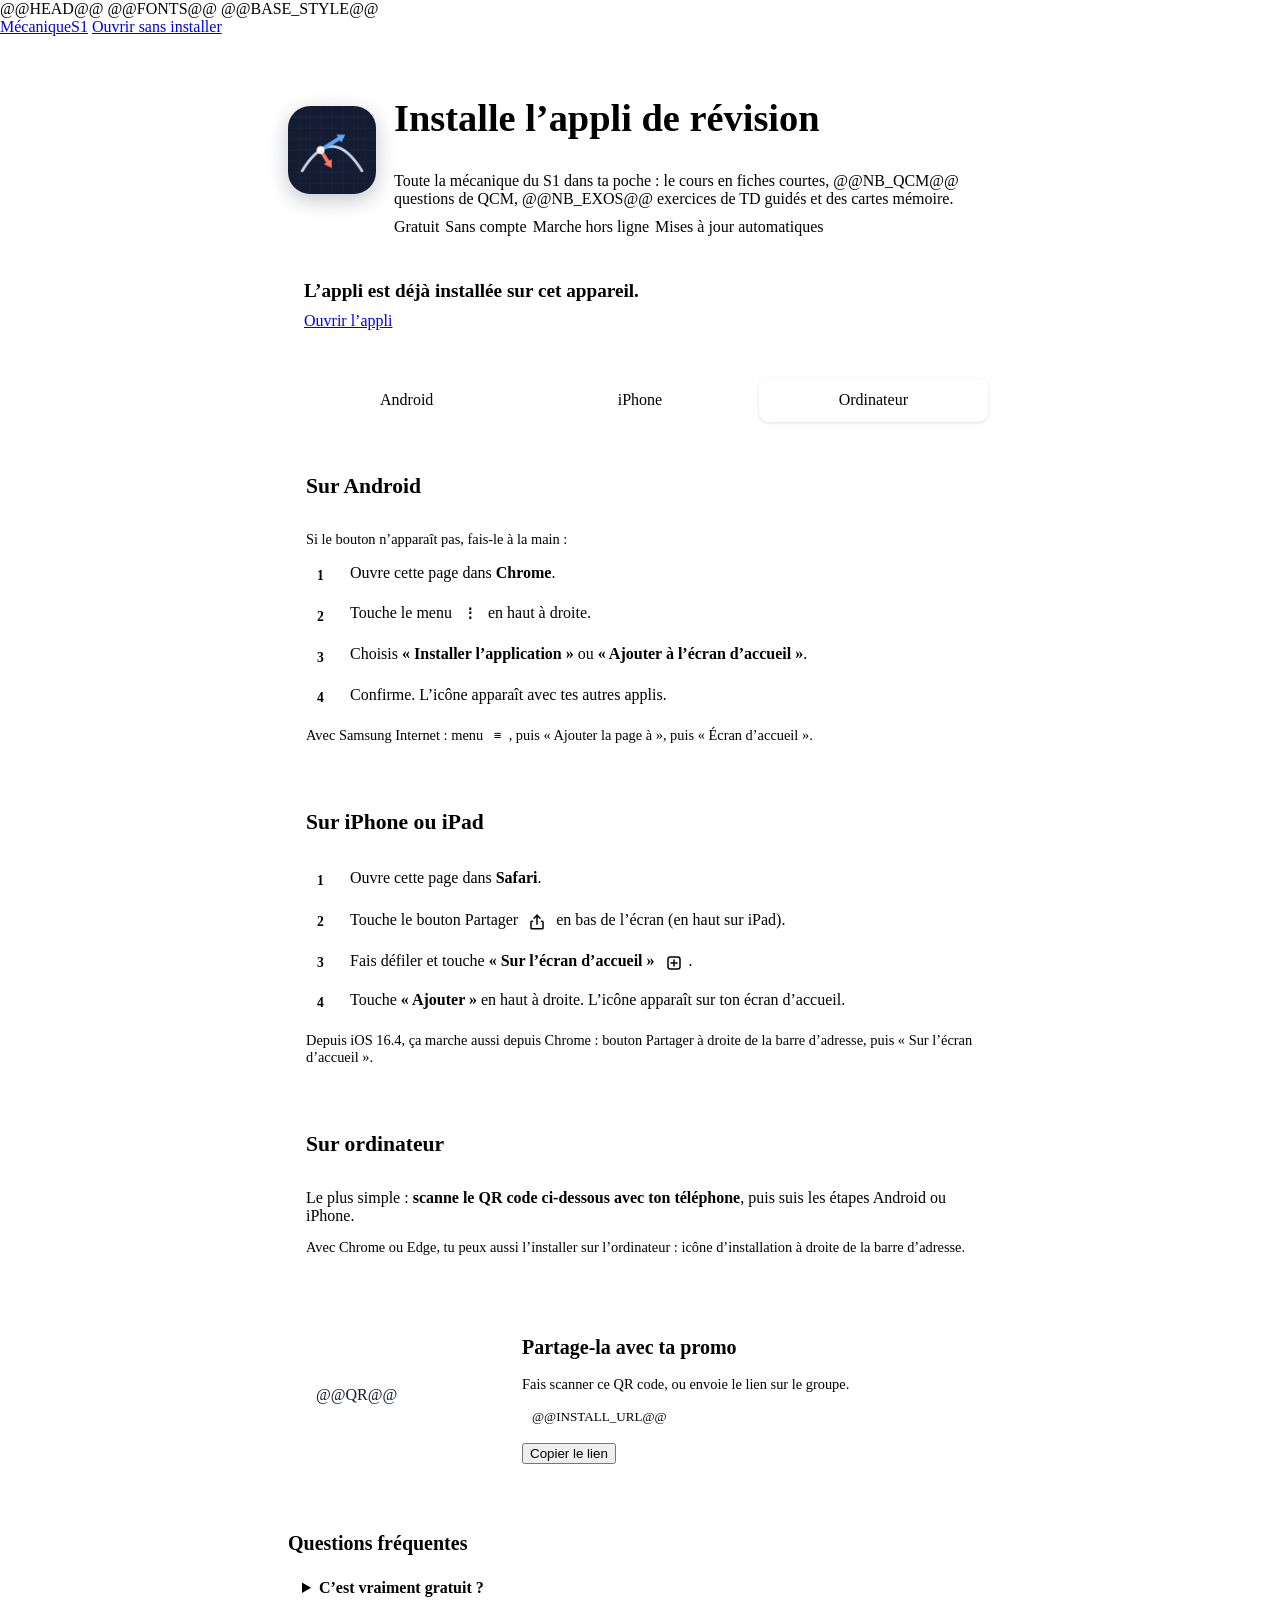
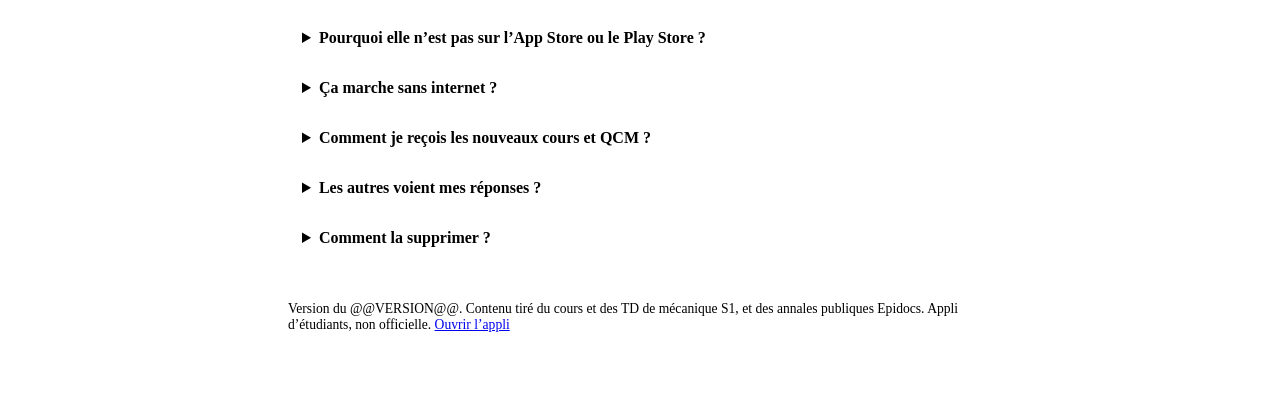
<file: src/installer.html>
<!doctype html>
<html lang="fr">
<head>
@@HEAD@@
<title>Installer Mécanique S1</title>
<meta name="description" content="Installe gratuitement l'appli de révision de mécanique S1 sur Android, iPhone ou ordinateur.">
<link rel="preconnect" href="https://fonts.googleapis.com">
<link rel="preconnect" href="https://fonts.gstatic.com" crossorigin>
@@FONTS@@
@@BASE_STYLE@@
<style>
/* Page d'installation : une colonne, l'étape à suivre pour ton appareil en premier. */
:root { --qr-bg: #FFFFFF; --qr-ink: #141C33; }
body { margin: 0; }
.nav { top: 0; padding-top: env(safe-area-inset-top, 0px); }
.page { max-width: 44rem; margin: 0 auto; padding-inline: 20px; padding-block: 28px calc(56px + env(safe-area-inset-bottom, 0px)); display: grid; gap: 28px; }
.page > * { min-width: 0; }
.ins-hero { display: grid; grid-template-columns: 88px minmax(0, 1fr); gap: 18px; align-items: center; }
.ins-hero img { width: 88px; height: 88px; border-radius: 22px; box-shadow: 0 6px 20px rgba(20, 28, 51, 0.25); }
.ins-hero h1 { font-size: clamp(1.7rem, 6vw, 2.4rem); font-weight: 800; }
.ins-hero p { margin: 6px 0 0; color: var(--ink-2); }
.badges { display: flex; flex-wrap: wrap; gap: 6px; margin-top: 10px; }
.done-card { background: var(--good-soft); border: 1.5px solid var(--good); border-radius: var(--radius); padding: 16px; display: grid; gap: 10px; }
.done-card b { font-family: var(--f-disp); font-size: 1.2rem; }
.tabs { display: grid; grid-template-columns: repeat(3, minmax(0, 1fr)); gap: 4px; background: var(--grid); padding: 4px; border-radius: 12px; }
.tab { font: 700 0.95rem var(--f-body); color: var(--ink-2); background: transparent; border: 0; border-radius: 9px; padding: 10px 6px; cursor: pointer; min-height: 44px; }
.tab[aria-selected="true"] { background: var(--card); color: var(--ink); box-shadow: 0 1px 3px rgba(20, 28, 51, 0.15); }
.panel-i { background: var(--card); border: 1px solid var(--rule); border-radius: var(--radius); padding: 18px; display: grid; gap: 14px; }
.panel-i h2 { font-size: 1.35rem; }
.big { width: 100%; justify-content: center; font-size: 1.05rem; padding: 14px 18px; border-radius: 12px; }
.how { list-style: none; counter-reset: s; margin: 0; padding: 0; display: grid; gap: 12px; }
.how li { counter-increment: s; display: grid; grid-template-columns: 2rem minmax(0, 1fr); gap: 12px; align-items: start; }
.how li::before { content: counter(s); font-family: var(--f-mono); font-weight: 700; background: var(--ink); color: var(--paper); width: 1.8rem; height: 1.8rem; border-radius: 50%; display: grid; place-items: center; font-size: 0.85rem; }
.how li > span { padding-top: 2px; }
.ico { display: inline-flex; align-items: center; justify-content: center; vertical-align: -6px; width: 26px; height: 26px; border-radius: 7px; background: var(--grid); color: var(--v); margin: 0 2px; }
.ico svg { width: 18px; height: 18px; }
.kbd { font-family: var(--f-mono); font-size: 0.86rem; font-weight: 700; background: var(--grid); border-radius: 6px; padding: 1px 7px; white-space: nowrap; }
.note { font-size: 0.9rem; color: var(--ink-2); margin: 0; }
.warn-box { background: var(--note); border: 1.5px solid var(--note-line); border-radius: 12px; padding: 12px 14px; }
.share { display: grid; grid-template-columns: auto minmax(0, 1fr); gap: 20px; align-items: center; background: var(--card); border: 1px solid var(--rule); border-radius: var(--radius); padding: 18px; }
.qr-wrap { background: var(--qr-bg); color: var(--qr-ink); border-radius: 14px; padding: 10px; width: 176px; }
.qr { width: 100%; height: auto; display: block; }
.share h2 { font-size: 1.25rem; }
.link-row { display: flex; flex-wrap: wrap; gap: 8px; margin-top: 10px; }
.url { font-family: var(--f-mono); font-size: 0.82rem; word-break: break-all; background: var(--paper); border-radius: 8px; padding: 8px 10px; margin: 8px 0 0; user-select: all; }
@media (max-width: 560px) { .share { grid-template-columns: 1fr; justify-items: center; text-align: center; } .link-row { justify-content: center; } }
.faq { display: grid; gap: 8px; }
.faq h2 { font-size: 1.25rem; margin-bottom: 4px; }
.faq details { background: var(--card); border: 1px solid var(--rule); border-radius: 10px; }
.faq summary { cursor: pointer; padding: 12px 14px; font-weight: 700; }
.faq details > p { margin: 0; padding: 0 14px 12px; color: var(--ink-2); }
.foot { font-size: 0.85rem; color: var(--ink-2); }
</style>
</head>
<body>
<header class="nav">
  <div class="wrap">
    <a class="brand" href="./">Mécanique<span>S1</span></a>
    <span style="flex:1"></span>
    <a class="btn ghost small" href="./">Ouvrir sans installer</a>
  </div>
</header>

<main class="page">
  <section class="ins-hero">
    <img src="icons/icon-192.png" alt="" width="88" height="88">
    <div>
      <h1>Installe l’appli de révision</h1>
      <p>Toute la mécanique du S1 dans ta poche : le cours en fiches courtes, @@NB_QCM@@ questions de QCM, @@NB_EXOS@@ exercices de TD guidés et des cartes mémoire.</p>
      <div class="badges"><span class="chip">Gratuit</span><span class="chip">Sans compte</span><span class="chip">Marche hors ligne</span><span class="chip">Mises à jour automatiques</span></div>
    </div>
  </section>

  <section class="done-card" id="installed" hidden>
    <b>L’appli est déjà installée sur cet appareil.</b>
    <a class="btn" href="./">Ouvrir l’appli</a>
  </section>

  <section id="choose" aria-label="Choisis ton appareil">
    <div class="tabs" role="tablist" aria-label="Appareil">
      <button class="tab" role="tab" id="t-android" aria-controls="p-android" aria-selected="false" type="button">Android</button>
      <button class="tab" role="tab" id="t-ios" aria-controls="p-ios" aria-selected="false" type="button">iPhone</button>
      <button class="tab" role="tab" id="t-pc" aria-controls="p-pc" aria-selected="false" type="button">Ordinateur</button>
    </div>

    <div class="panel-i" role="tabpanel" id="p-android" aria-labelledby="t-android" hidden style="margin-top:12px">
      <h2>Sur Android</h2>
      <button class="btn big" type="button" data-install hidden>Installer l’appli</button>
      <p class="note" data-install-hint>Si le bouton n’apparaît pas, fais-le à la main :</p>
      <ol class="how">
        <li><span>Ouvre cette page dans <b>Chrome</b>.</span></li>
        <li><span>Touche le menu <span class="kbd">⋮</span> en haut à droite.</span></li>
        <li><span>Choisis <b>« Installer l’application »</b> ou <b>« Ajouter à l’écran d’accueil »</b>.</span></li>
        <li><span>Confirme. L’icône apparaît avec tes autres applis.</span></li>
      </ol>
      <p class="note">Avec Samsung Internet : menu <span class="kbd">≡</span>, puis « Ajouter la page à », puis « Écran d’accueil ».</p>
    </div>

    <div class="panel-i" role="tabpanel" id="p-ios" aria-labelledby="t-ios" hidden style="margin-top:12px">
      <h2>Sur iPhone ou iPad</h2>
      <div class="warn-box" id="inapp" hidden><b>Tu es dans le navigateur d’une autre appli</b> (Discord, Instagram, Snapchat…). Touche <span class="kbd">•••</span> ou <span class="kbd">⋯</span>, puis <b>« Ouvrir dans Safari »</b>, et reviens sur cette page.</div>
      <ol class="how">
        <li><span>Ouvre cette page dans <b>Safari</b>.</span></li>
        <li><span>Touche le bouton Partager
          <span class="ico" aria-hidden="true"><svg viewBox="0 0 24 24" fill="none" stroke="currentColor" stroke-width="2" stroke-linecap="round" stroke-linejoin="round"><path d="M12 3v12"/><path d="M8 7l4-4 4 4"/><path d="M6 11H5a1 1 0 0 0-1 1v8a1 1 0 0 0 1 1h14a1 1 0 0 0 1-1v-8a1 1 0 0 0-1-1h-1"/></svg></span>
          en bas de l’écran (en haut sur iPad).</span></li>
        <li><span>Fais défiler et touche <b>« Sur l’écran d’accueil »</b>
          <span class="ico" aria-hidden="true"><svg viewBox="0 0 24 24" fill="none" stroke="currentColor" stroke-width="2" stroke-linecap="round" stroke-linejoin="round"><rect x="4" y="4" width="16" height="16" rx="3"/><path d="M12 8v8"/><path d="M8 12h8"/></svg></span>.</span></li>
        <li><span>Touche <b>« Ajouter »</b> en haut à droite. L’icône apparaît sur ton écran d’accueil.</span></li>
      </ol>
      <p class="note">Depuis iOS 16.4, ça marche aussi depuis Chrome : bouton Partager à droite de la barre d’adresse, puis « Sur l’écran d’accueil ».</p>
    </div>

    <div class="panel-i" role="tabpanel" id="p-pc" aria-labelledby="t-pc" hidden style="margin-top:12px">
      <h2>Sur ordinateur</h2>
      <p style="margin:0">Le plus simple : <b>scanne le QR code ci-dessous avec ton téléphone</b>, puis suis les étapes Android ou iPhone.</p>
      <button class="btn big" type="button" data-install hidden>Installer aussi sur cet ordinateur</button>
      <p class="note">Avec Chrome ou Edge, tu peux aussi l’installer sur l’ordinateur : icône d’installation à droite de la barre d’adresse.</p>
    </div>
  </section>

  <section class="share" aria-label="Partager avec tes camarades">
    <div class="qr-wrap">@@QR@@</div>
    <div>
      <h2>Partage-la avec ta promo</h2>
      <p class="note" style="margin-top:6px">Fais scanner ce QR code, ou envoie le lien sur le groupe.</p>
      <p class="url" id="url">@@INSTALL_URL@@</p>
      <div class="link-row">
        <button class="btn small" type="button" id="copy">Copier le lien</button>
        <button class="btn ghost small" type="button" id="shareBtn" hidden>Partager…</button>
      </div>
      <p class="note" id="copyMsg" aria-live="polite" style="margin-top:6px"></p>
    </div>
  </section>

  <section class="faq">
    <h2>Questions fréquentes</h2>
    <details><summary>C’est vraiment gratuit ?</summary><p>Oui. Pas de pub, pas de compte, rien à payer.</p></details>
    <details><summary>Pourquoi elle n’est pas sur l’App Store ou le Play Store ?</summary><p>Publier y coûte 99 $ par an chez Apple et 25 $ chez Google. Une appli web installable fait la même chose gratuitement : icône sur l’écran d’accueil, plein écran, hors ligne.</p></details>
    <details><summary>Ça marche sans internet ?</summary><p>Oui. Après la première ouverture, tout le cours est enregistré sur ton appareil.</p></details>
    <details><summary>Comment je reçois les nouveaux cours et QCM ?</summary><p>Tout seul. Quand une nouvelle version sort, un bandeau « Nouvelle version disponible » apparaît dans l’appli : touche « Mettre à jour ».</p></details>
    <details><summary>Les autres voient mes réponses ?</summary><p>Non. Tes réponses et ta progression restent sur ton appareil.</p></details>
    <details><summary>Comment la supprimer ?</summary><p>Comme une appli normale : appui long sur l’icône, puis « Supprimer » ou « Désinstaller ».</p></details>
  </section>

  <p class="foot">Version du @@VERSION@@. Contenu tiré du cours et des TD de mécanique S1, et des annales publiques Epidocs. Appli d’étudiants, non officielle. <a href="@@APP_URL@@">Ouvrir l’appli</a></p>
</main>

<script>
(function () {
  var ua = navigator.userAgent || '';
  var isIOS = /iPad|iPhone|iPod/.test(ua) || (navigator.platform === 'MacIntel' && navigator.maxTouchPoints > 1);
  var isAndroid = /Android/i.test(ua);
  var inApp = /FBAN|FBAV|Instagram|Snapchat|Discord|Line\/|MicroMessenger|TikTok|musical_ly|BytedanceWebview|LinkedInApp|Twitter/i.test(ua);
  var standalone = window.matchMedia('(display-mode: standalone)').matches || window.navigator.standalone === true;
  var $ = function (s) { return document.querySelector(s); };
  var $$ = function (s) { return Array.prototype.slice.call(document.querySelectorAll(s)); };

  if (standalone) { $('#installed').hidden = false; }
  if (isIOS && inApp) { $('#inapp').hidden = false; }

  function select(id) {
    $$('.tab').forEach(function (t) {
      var on = t.id === 't-' + id;
      t.setAttribute('aria-selected', on ? 'true' : 'false');
      t.tabIndex = on ? 0 : -1;
      document.getElementById(t.getAttribute('aria-controls')).hidden = !on;
    });
  }
  $$('.tab').forEach(function (t) {
    t.addEventListener('click', function () { select(t.id.slice(2)); });
    t.addEventListener('keydown', function (e) {
      var tabs = $$('.tab'), i = tabs.indexOf(t);
      if (e.key === 'ArrowRight' || e.key === 'ArrowLeft') {
        e.preventDefault();
        var n = tabs[(i + (e.key === 'ArrowRight' ? 1 : tabs.length - 1)) % tabs.length];
        select(n.id.slice(2)); n.focus();
      }
    });
  });
  select(isIOS ? 'ios' : isAndroid ? 'android' : 'pc');

  var deferred = null;
  window.addEventListener('beforeinstallprompt', function (e) {
    e.preventDefault(); deferred = e;
    $$('[data-install]').forEach(function (b) { b.hidden = false; });
    $$('[data-install-hint]').forEach(function (p) { p.textContent = 'Sinon, tu peux aussi le faire à la main :'; });
  });
  $$('[data-install]').forEach(function (b) {
    b.addEventListener('click', function () {
      if (!deferred) return;
      deferred.prompt();
      deferred.userChoice.then(function (r) {
        if (r && r.outcome === 'accepted') { b.textContent = 'Installée ! Cherche l’icône Méca S1.'; b.disabled = true; }
        deferred = null;
      });
    });
  });
  window.addEventListener('appinstalled', function () { $('#installed').hidden = false; });

  var url = $('#url').textContent.trim();
  $('#copy').addEventListener('click', function () {
    var msg = $('#copyMsg');
    function fallback() {
      var r = document.createRange(); r.selectNodeContents($('#url'));
      var s = window.getSelection(); s.removeAllRanges(); s.addRange(r);
      msg.textContent = 'Lien sélectionné : copie-le avec Ctrl+C ou un appui long.';
    }
    if (navigator.clipboard && navigator.clipboard.writeText) {
      navigator.clipboard.writeText(url).then(function () { msg.textContent = 'Lien copié.'; }, fallback);
    } else { fallback(); }
  });
  if (navigator.share) {
    var sb = $('#shareBtn'); sb.hidden = false;
    sb.addEventListener('click', function () {
      navigator.share({ title: 'Mécanique S1', text: 'L’appli de révision de mécanique S1 (cours, QCM, TD)', url: url }).catch(function () {});
    });
  }

  if ('serviceWorker' in navigator) {
    window.addEventListener('load', function () { navigator.serviceWorker.register('sw.js', { updateViaCache: 'none' }).catch(function () {}); });
  }
})();
</script>
</body>
</html>
</file>
